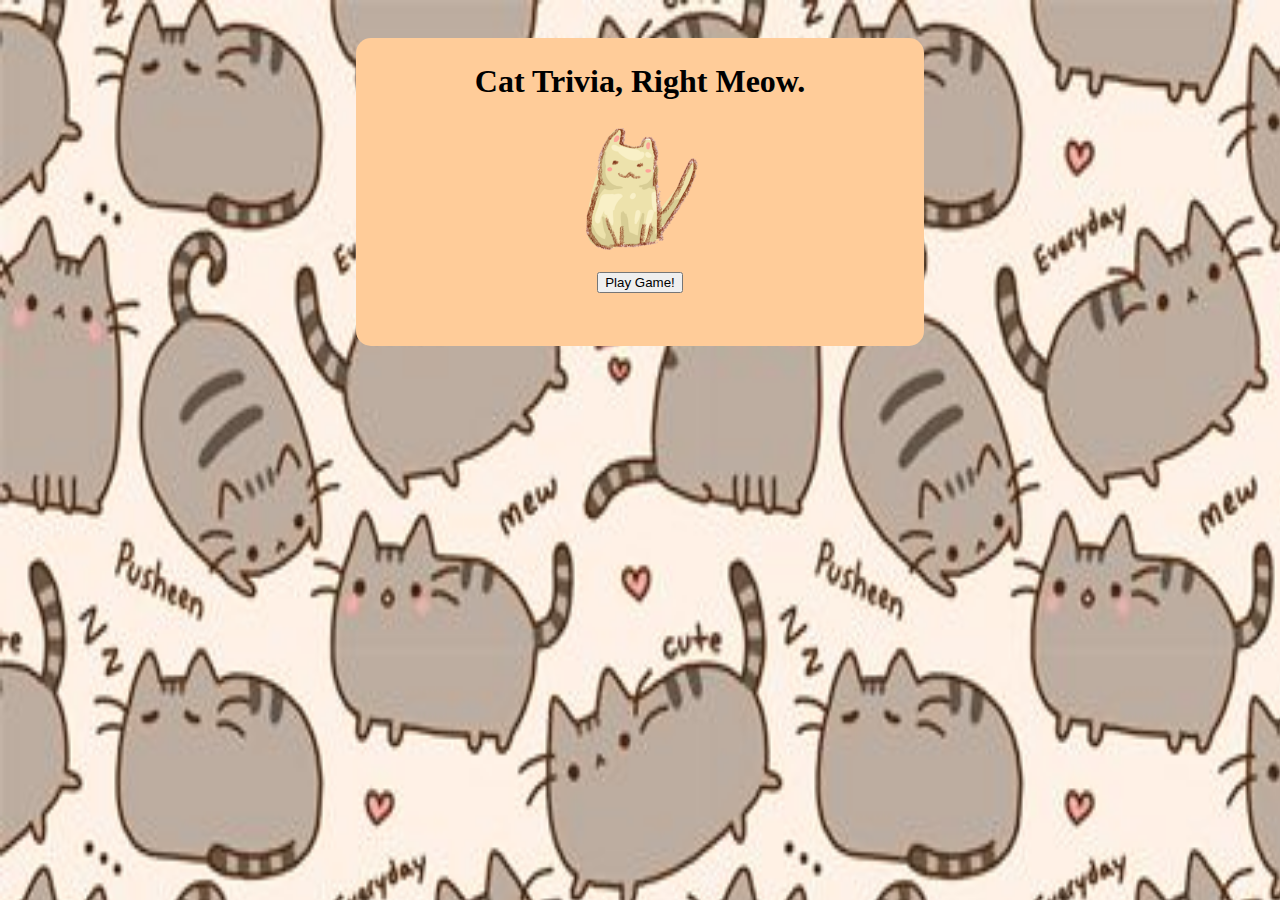
<file: Cats-Trivia/index.html>
<!DOCTYPE html>
<html lang="en">
<head>
	<link rel="stylesheet" href="https://maxcdn.bootstrapcdn.com/bootstrap/3.3.6/css/bootstrap.min.css" integrity="sha384-1q8mTJOASx8j1Au+a5WDVnPi2lkFfwwEAa8hDDdjZlpLegxhjVME1fgjWPGmkzs7" crossorigin="anonymous">
	<link rel="stylesheet" href="assets/CSS/style.css">
	<script src="https://code.jquery.com/jquery-2.2.4.min.js"></script>
	<script src="assets/javascript/game.js" type="text/javascript"></script>
	<title>Trivia</title>
</head>
<body background="assets/images/catBackground.jpg">
	<div class="container">
		<div class="jumbotron">
			<h1>Cat Trivia, Right Meow.</h1>
			<img src="assets/images/catIcon.ico">
			<br>
			<br>
			<button type="button" class="btn btn-default btn-lg start">Play Game!</button>
		</div>
		<div id="main-content">
			<h3 id="counter">Seconds Remaining: </h3>
			<div class="panel panel-default">
			  	<div class="panel-heading">
			    	<h3 class="panel-title">The terms for a group of cats, and a group of kittens, respectively, is: </h3>
			  	</div>
			  	<div class="panel-body">
			    	<form>
			    		<input type="radio" name="q1" value="wrong"> Caggle, Kidden<br>
			    		<input type="radio" name="q1" value="right"> Clowder, Kindle<br>
			    		<input type="radio" name="q1" value="wrong"> Coddle, Kodden<br>
			    		<input type="radio" name="q1" value="wrong"> Cullen, Kilten<br>
			    	</form>
			 	</div>
			</div>
			<br>
			<div class="panel panel-default">
			  	<div class="panel-heading">
			    	<h3 class="panel-title">Cats can be toilet trained. </h3>
			  	</div>
			  	<div class="panel-body">
			    	<form>
			    		<input type="radio" name="q2" value="right"> True<br>
			    		<input type="radio" name="q2" value="wrong"> False<br>
			    	</form>
			 	</div>
			</div>
			<br>
			<div class="panel panel-default">
			  	<div class="panel-heading">
			    	<h3 class="panel-title">Cats have an aversion to: </h3>
			  	</div>
			  	<div class="panel-body">
			    	<form>
			    		<input type="radio" name="q3" value="wrong"> Sweets<br>
			    		<input type="radio" name="q3" value="wrong"> Sours<br>
			    		<input type="radio" name="q3" value="right"> Citrus<br>
			    		<input type="radio" name="q3" value="wrong"> Salty<br>
			    	</form>
			 	</div>
			</div>
			<br>
			<div class="panel panel-default">
			  	<div class="panel-heading">
			    	<h3 class="panel-title">Fingerprints: Humans, ___: Cats. </h3>
			  	</div>
			  	<div class="panel-body">
			    	<form>
			    		<input type="radio" name="q4" value="wrong"> Thumb<br>
			    		<input type="radio" name="q4" value="wrong"> Tail<br>
			    		<input type="radio" name="q4" value="right"> Nose<br>
			    		<input type="radio" name="q4" value="wrong"> Fur<br>
			    	</form>
			 	</div>
			</div>
			<br>
			<div class="panel panel-default">
			  	<div class="panel-heading">
			    	<h3 class="panel-title">A cat cannot see, where? </h3>
			  	</div>
			  	<div class="panel-body">
			    	<form>
			    		<input type="radio" name="q5" value="right"> Directly under their nose<br>
			    		<input type="radio" name="q5" value="wrong"> Peripherals<br>
			    		<input type="radio" name="q5" value="wrong"> Far Left<br>
			    		<input type="radio" name="q5" value="wrong"> Far Right<br>
			    	</form>
			 	</div>
			</div>
			<br>
			<div class="panel panel-default">
			  	<div class="panel-heading">
			    	<h3 class="panel-title">On average, a cat has how many whiskers? </h3>
			  	</div>
			  	<div class="panel-body">
			    	<form>
			    		<input type="radio" name="q6" value="wrong"> 6<br>
			    		<input type="radio" name="q6" value="wrong"> 12<br>
			    		<input type="radio" name="q6" value="right"> 24<br>
			    		<input type="radio" name="q6" value="wrong"> 48<br>
			    	</form>
			 	</div>
			</div>
			<br>
			<div class="panel panel-default">
			  	<div class="panel-heading">
			    	<h3 class="panel-title">On average, a fully grown cat has how many teeth? </h3>
			  	</div>
			  	<div class="panel-body">
			    	<form>
			    		<input type="radio" name="q7" value="wrong"> 12<br>
			    		<input type="radio" name="q7" value="wrong"> 24<br>
			    		<input type="radio" name="q7" value="wrong"> 28<br>
			    		<input type="radio" name="q7" value="right"> 30<br>
			    	</form>
			 	</div>
			</div>
			<br>
			<div class="panel panel-default">
			  	<div class="panel-heading">
			    	<h3 class="panel-title">Cats learn to manipulate their owners through their meows. </h3>
			  	</div>
			  	<div class="panel-body">
			    	<form>
			    		<input type="radio" name="q8" value="right"> True<br>
			    		<input type="radio" name="q8" value="wrong"> False<br>
			    	</form>
			 	</div>
			</div>
			<br>
			<div class="panel panel-default">
			  	<div class="panel-heading">
			    	<h3 class="panel-title">On average, a fully grown cat has how many bones? </h3>
			  	</div>
			  	<div class="panel-body">
			    	<form>
			    		<input type="radio" name="q9" value="wrong"> 108<br>
			    		<input type="radio" name="q9" value="wrong"> 155<br>
			    		<input type="radio" name="q9" value="wrong"> 206<br>
			    		<input type="radio" name="q9" value="right"> 230<br>
			    	</form>
			 	</div>
			</div>
			<br>
			<div class="panel panel-default">
			  	<div class="panel-heading">
			    	<h3 class="panel-title">The term that refers to cat breeders and shelters is: </h3>
			  	</div>
			  	<div class="panel-body">
			    	<form>
			    		<input type="radio" name="q1" value="right"> Catteries<br>
			    		<input type="radio" name="q1" value="wrong"> Kitteries<br>
			    		<input type="radio" name="q1" value="wrong"> Cat Dens<br>
			    		<input type="radio" name="q1" value="wrong"> Cat Holdings<br>
			    	</form>
			 	</div>
			</div>
			<div id="submit">
				<button type="button" class="btn btn-default btn-lg">Submit!</button>
			</div>
		</div>
	</div>
	<br>
	<div id="finish">
		<div class="panel panel-default">
  			<div class="panel-heading">
    			<h3 class="panel-title">Purrfect. Score Time.</h3>
  			</div>
  			<div class="panel-body">
    			<h5 class="done" id="right"></h5>
    			<h5 class="done" id="wrong"></h5>
  			</div>
		</div>
	</div>
</body>
</html>
</file>
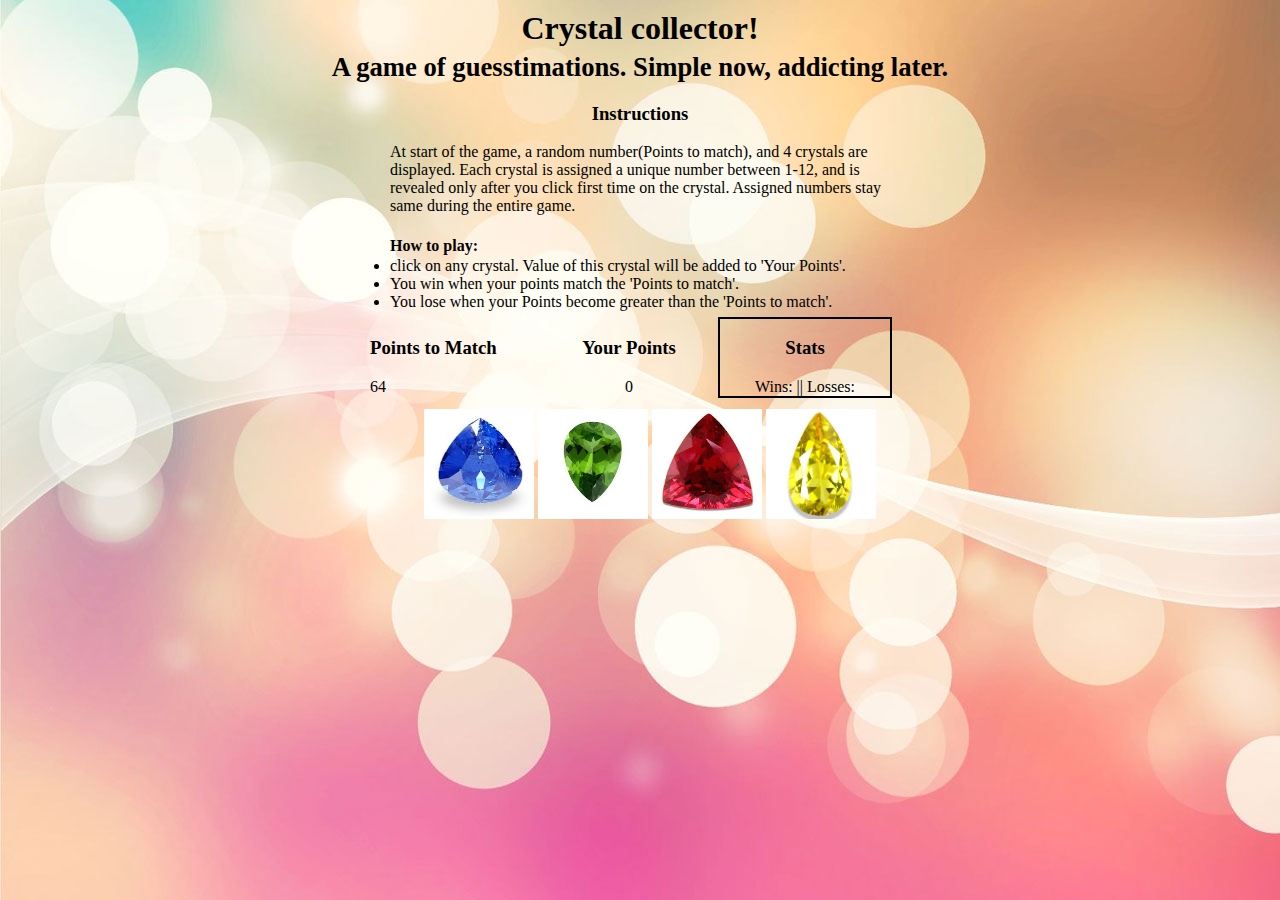
<file: Crystal-Collector/index.html>
<!DOCTYPE html>
<html lang="en">
<head>
	<link rel="stylesheet" href="https://maxcdn.bootstrapcdn.com/bootstrap/3.3.6/css/bootstrap.min.css" integrity="sha384-1q8mTJOASx8j1Au+a5WDVnPi2lkFfwwEAa8hDDdjZlpLegxhjVME1fgjWPGmkzs7" crossorigin="anonymous">
	<link rel="stylesheet" type="text/css" href="assets/CSS/style.css">
	<script src="https://code.jquery.com/jquery-2.2.4.min.js"></script>
	<script src="assets/javascript/game.js" type="text/javascript"></script>
	<title>Crystal Collector</title>
</head>
<body background="assets/images/background.jpg">
	<div class="page-header">
	  <h1>Crystal collector!
	  	<small>
	  	<br>A game of guesstimations. Simple now, addicting later.
	  	</small>
	  </h1>
	</div>
	<!-- <div class="jumbotron">
		<h1>Crystal collector!</h1>
		<p>A game of guesstimations. Simple now, addicting later.</p>
	</div> -->
	
	<div class="panel panel-warning" id="instructions">
	    <div class="panel-heading">
	    	<h3 class="panel-title">Instructions</h3>
	  	</div>
		 <div class="panel-body">            
            <div class="info">                      
                At start of the game, a random number(Points to match), and 4 
                crystals are displayed. 
                Each crystal is assigned a unique number between 1-12, and 
                is revealed only after you click first time on the 
                crystal. Assigned numbers stay same during the entire game. 
                <br>
                <h4 class=h4Txt>How to play:</h4>
                <li> click on any crystal.  Value of this crystal will be 
                added to 'Your Points'.
                <li> You win when your points match the 'Points to match'.
                <li> You lose when your Points become greater than 
                the 'Points to match'. 
                  
           </div>
    	</div>
	<br>
	<div class="container">
		<div class="panel panel-warning" id="given">
		  	<div class="panel-heading">
		    	<h3 class="panel-title">Points to Match</h3>
		  	</div>
		  	<div class="panel-body" id="scoreToMeet">
		  	</div>
		</div>
		<div class="panel panel-warning" id="points">
		  	<div class="panel-heading">
		    	<h3 class="panel-title">Your Points</h3>
		  	</div>
		  	<div class="panel-body" id=scoreNow>
		    	--
		  	</div>
		</div>
		<div class="panel panel-warning" id="stats">
		  	<div class="panel-heading">
		    	<h3 class="panel-title">Stats</h3>
		  	</div>
		  	<div class="panel-body">
		    	<span id="wins">Wins:  </span> || 
		    	<span id="losses">Losses: </span>
		  	</div>
		</div>
	</div>
	
	<div class="btn-group">
		<button type="button" class="btn btn-default btn-lg" id="buttonReset">Play Again?</button>
	</div>

	<div class="panel panel-warning" id="gemRow">
	  	<div class="panel-body1">
		    <div class="row1">
				<img src="assets/images/blue.jpg" class="gems" id="blueGem">
				<img src="assets/images/green.jpg" class="gems" id="greenGem">		
				<img src="assets/images/red.jpg" class="gems" id="redGem">			
				<img src="assets/images/yellow.jpg" class="gems" id="yellowGem">			
			</div>
	  	</div>
	</div>
</body>
</html>
</file>
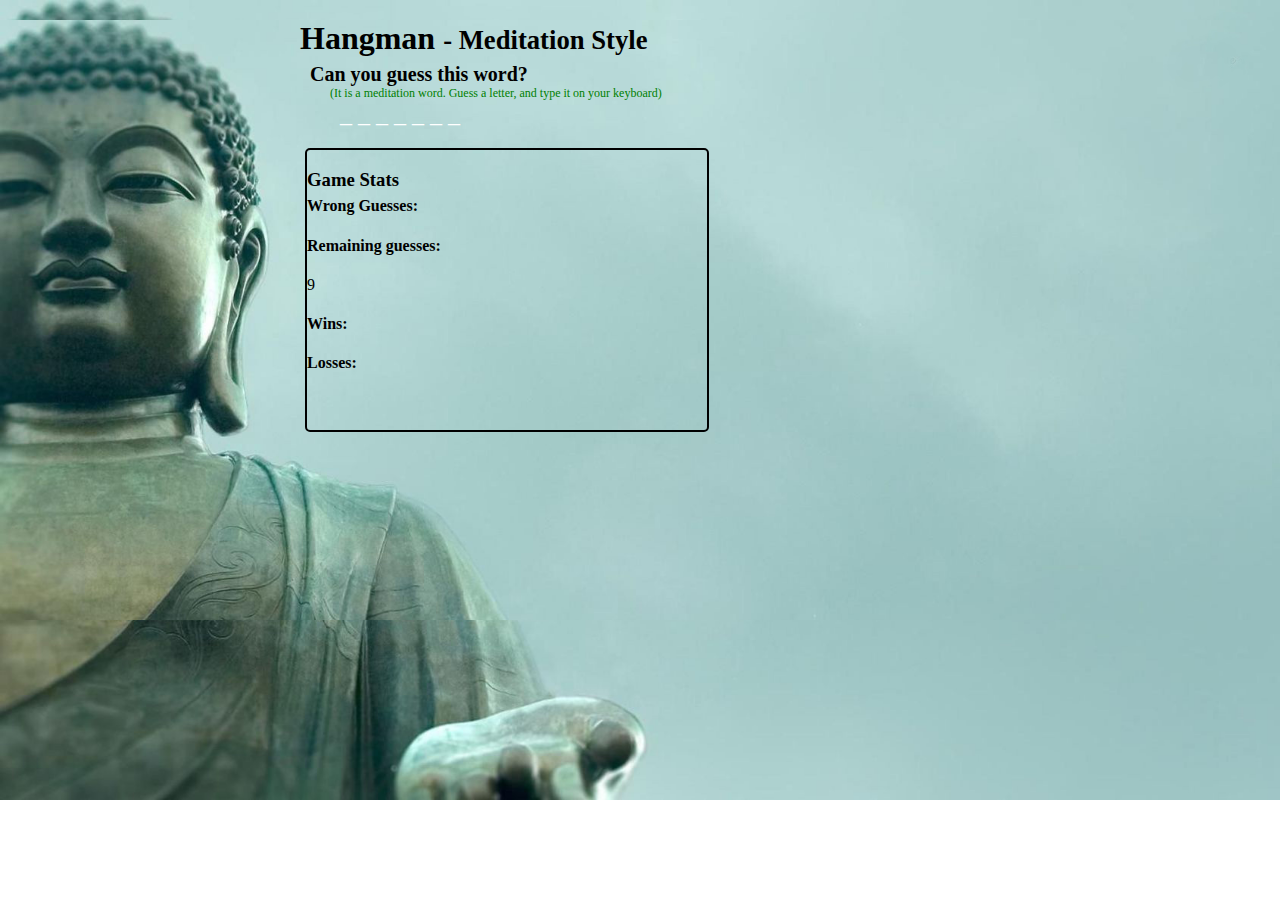
<file: Hangman-Game1/index.html>
<!DOCTYPE html>
<html>
<head>
    <link rel="stylesheet" href="https://maxcdn.bootstrapcdn.com/bootstrap/3.3.6/css/bootstrap.min.css" integrity="sha384-1q8mTJOASx8j1Au+a5WDVnPi2lkFfwwEAa8hDDdjZlpLegxhjVME1fgjWPGmkzs7" crossorigin="anonymous">
    <link rel="stylesheet" type="text/css" href="assets/CSS/style.css">
    <script type="text/javascript" src="assets/javascript/game.js"></script>
    <title>Meditate With Hangman</title>
</head>
   <body  class=backgroundBuddha>
    <div class="container backgroundBuddha"  >
              
        <div class="page-header">
            <h1>Hangman <small>- Meditation Style</small></h1>
        </div>
      
        <div id="word">
            <h2 >
            Can you guess this word?</h2>           
            <div class=infoBudha>(It is a meditation word. Guess a letter, and type it on your keyboard)</div>    
            <div id="gameArea" ></div>
        </div>
        <br>
        <div class="panel panel-success" id="stats">
            <div class="panel-heading">
                <h3 class="panel-title">Game Stats</h3>
            </div>
            <div class="panel-body">
                <div class=wrong-guesses-hdr>
                    <h4><strong>Wrong Guesses: </strong></h4><div id="incorrectGuesses"></div>
                </div>
                
                <div>
                    <h4><strong>Remaining guesses: </strong></h4><span id="lives"></span>
                </div>
                
                <div class=wins-hdr>
                    <h4><strong>Wins: </strong></h4><span id="wins"></span>
                </div>
                <div>
                    <h4><strong>Losses: </strong></h4><span id="losses"></span>
                </div>
            </div>
            
            
            
            <br><br><br><br><br><br><br>
            
            
            
        </div>
        </div>
</body>
</html>
</file>
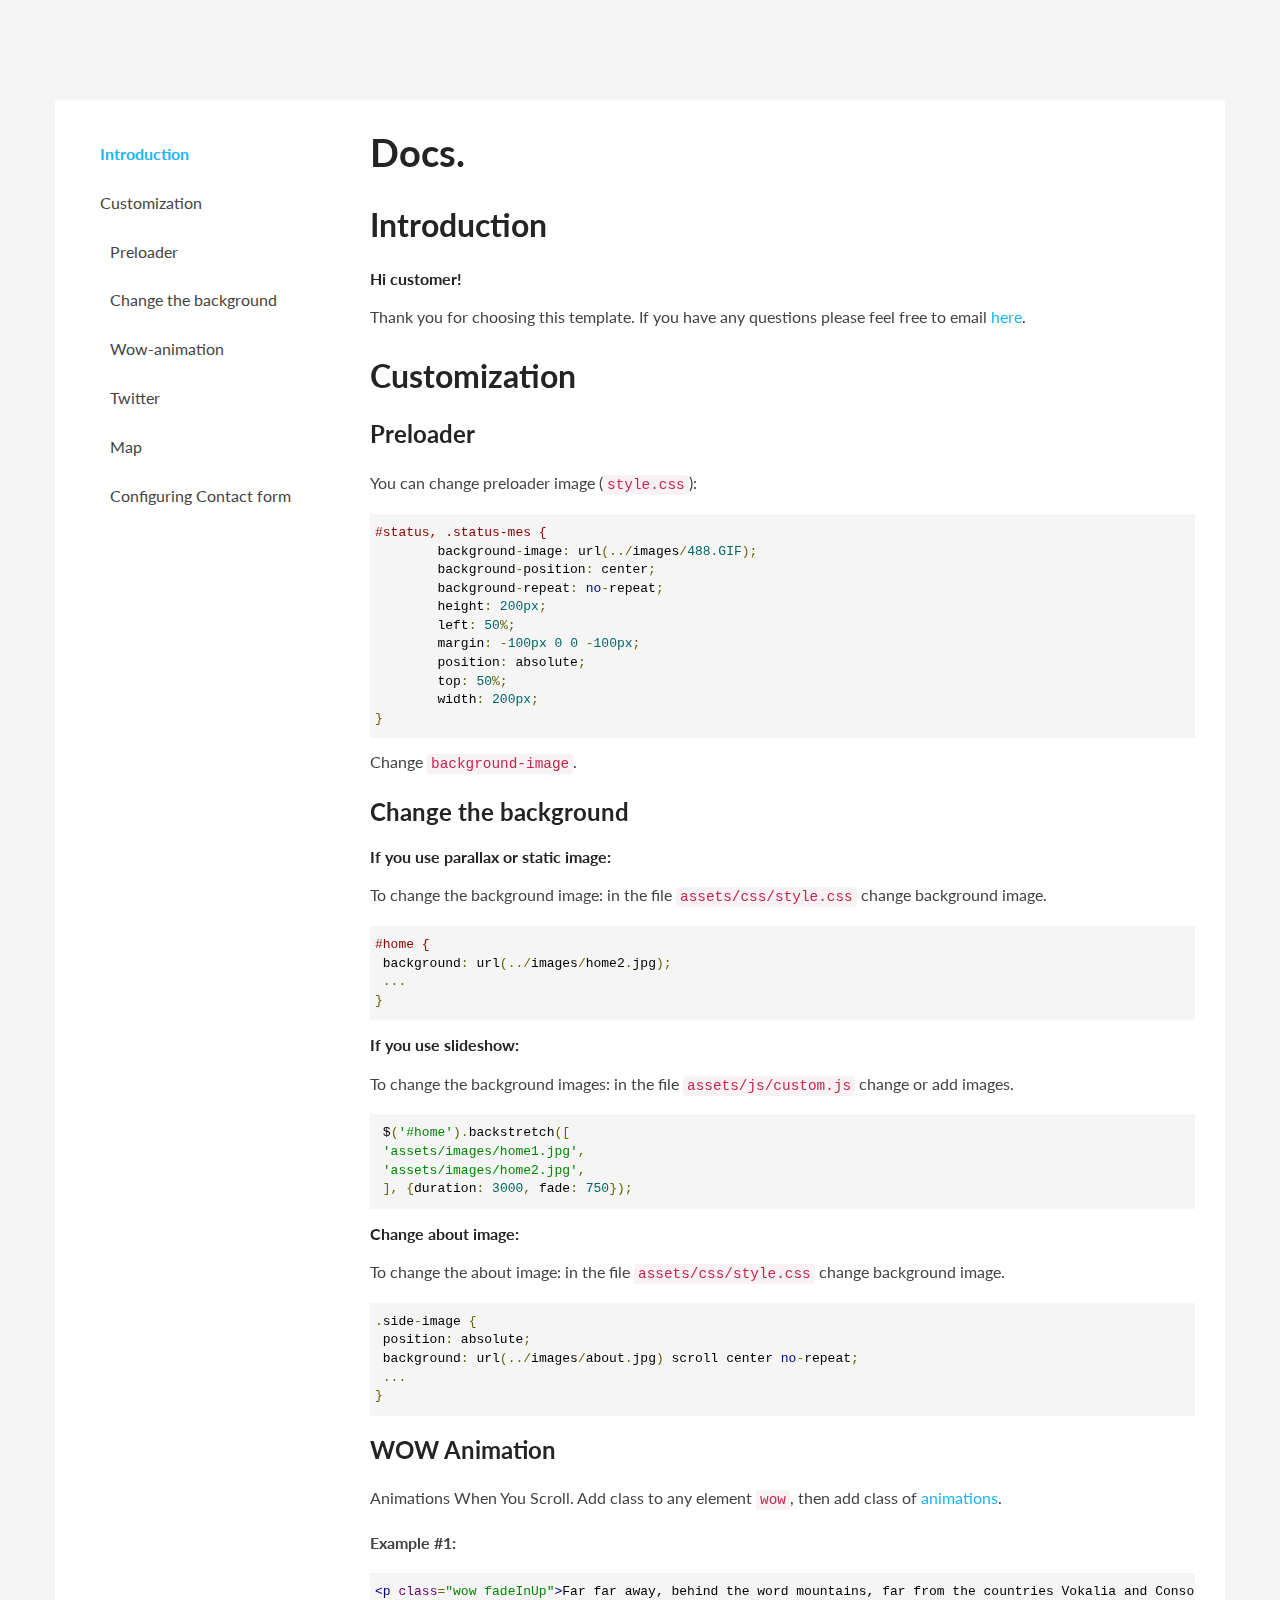
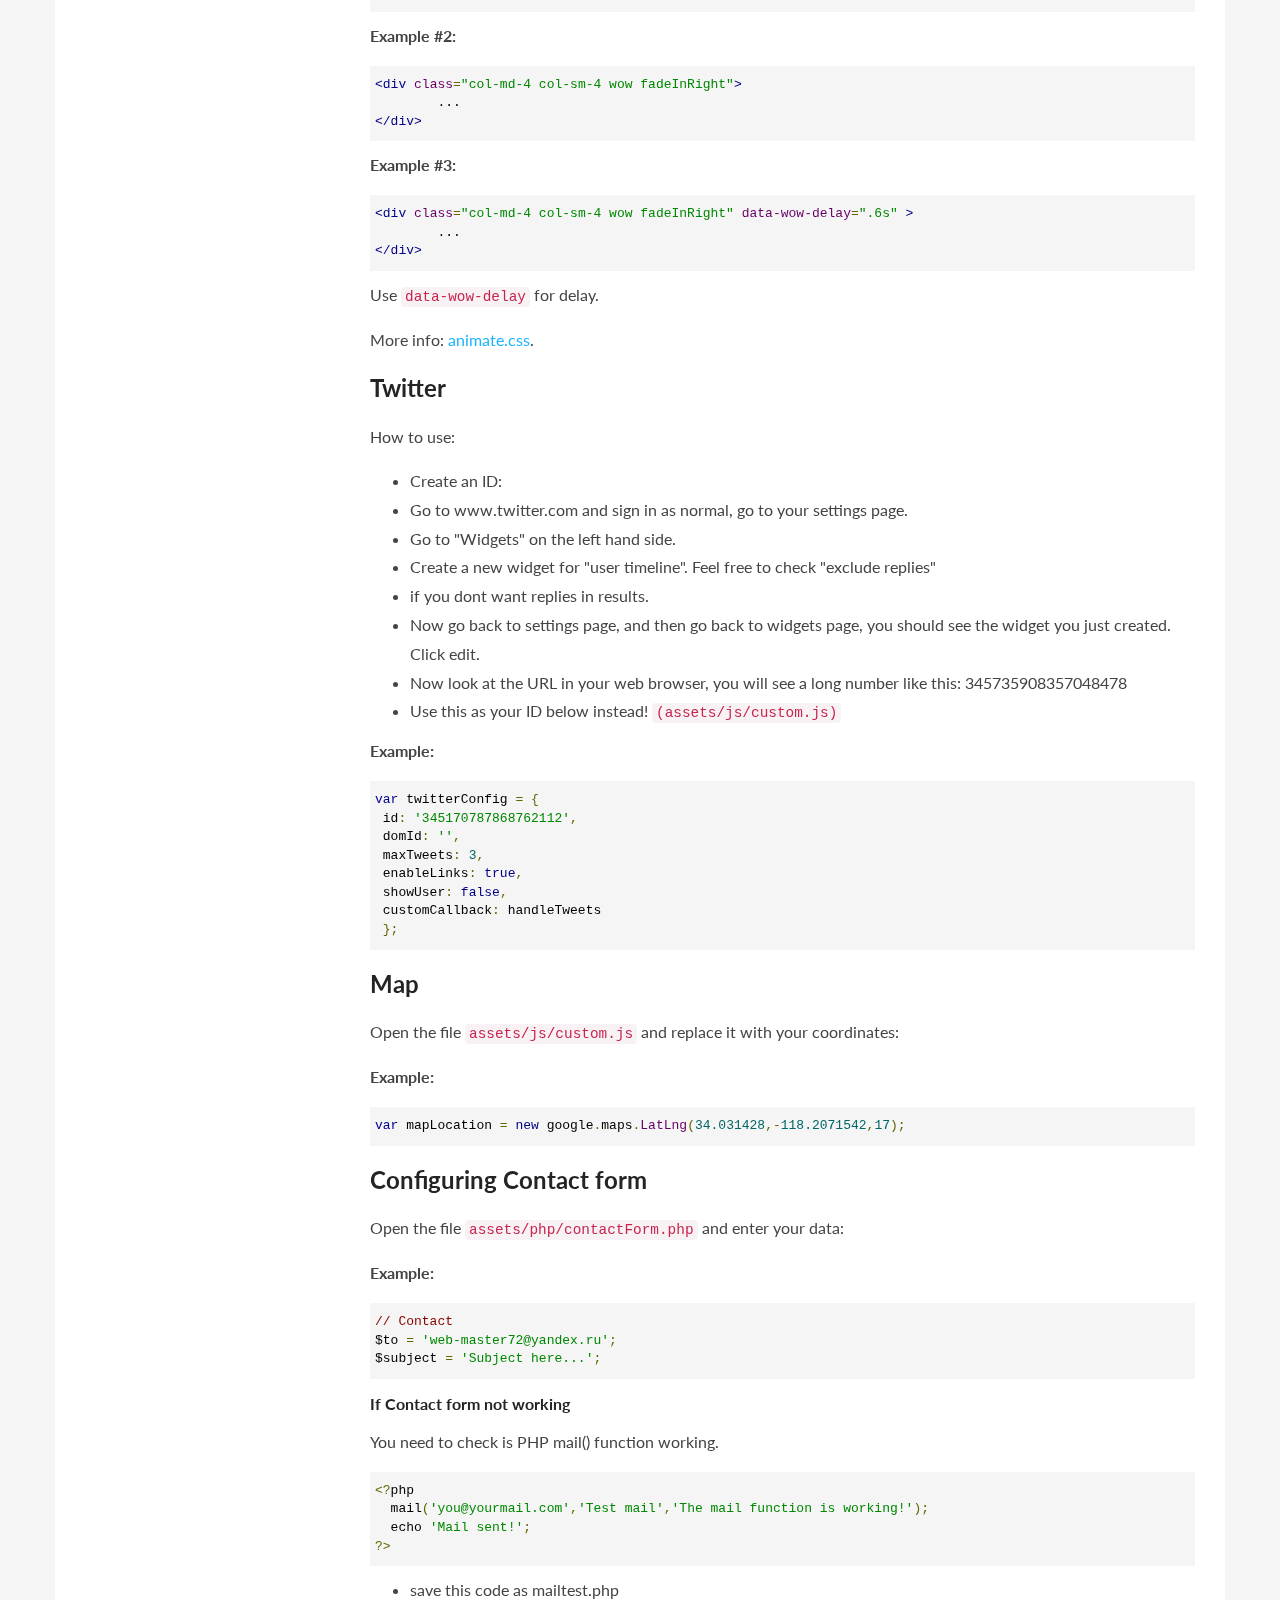
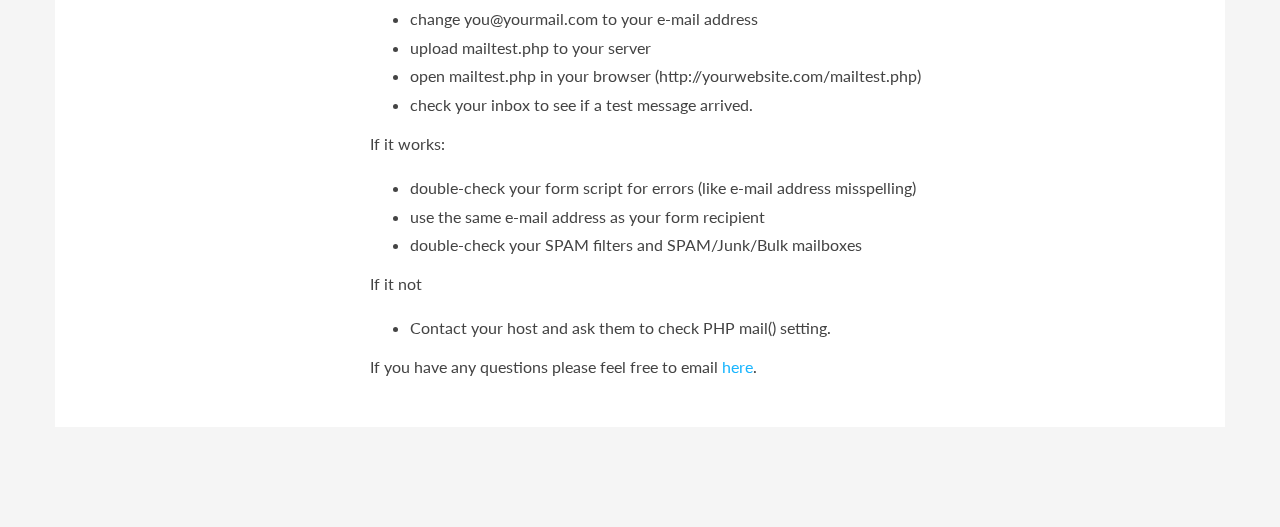
<file: Aurora-v1.1.1/Docs/index.html>
﻿<!DOCTYPE html>
<html lang="en">
<head>
	<meta charset="UTF-8">
	<meta name="viewport" content="width=device-width, initial-scale=1.0">
	<meta name="description" content="">
	<meta name="author" content="">

	<title>Docs</title>

	<!-- CSS -->
	<!-- Bootstrap core CSS -->
	<link href="assets/bootstrap/css/bootstrap.min.css" rel="stylesheet" media="screen">

	<link href="assets/css/prettify.css" rel="stylesheet">

	<!-- Custom styles CSS -->
	<link href="assets/css/style.css" rel="stylesheet" media="screen">

</head>
<body>

	<div class="container main">
		<div class="row">

			<div class="col-md-3">

				<div class="sidebar hidden-print my_affix" role="complementary" data-spy="affix" data-offset-top="10" data-offset-bottom="200">
					<ul class="nav sidenav">
						<li class="active"><a href="#introduction">Introduction</a></li>
						<li class="">
							<a href="#customization">Customization</a>
							<ul class="nav">
								<li class=""><a href="#preloader">Preloader</a></li>
								<li class=""><a href="#change-the-background">Change the background</a></li>
								<li class=""><a href="#wow-animation">Wow-animation</a></li>
								<li class=""><a href="#twitter">Twitter</a></li>
								<li class=""><a href="#map">Map</a></li>
								<li class=""><a href="#contact">Configuring Contact form</a></li>
							</ul>
						</li>
					</ul>
				</div>

			</div>

			<div class="col-md-9">

				<section class="header">
					<h1>Docs.</h1>
				</section>

				<section class="section">

					<h2 id="introduction">Introduction</h2>
					<h4>Hi customer!</h4>
					<p>Thank you for choosing this template. If you have any questions please feel free to email <a href="mailto:web-master72@yandex.ru">here</a>.</p>

					<!-- Customization -->

					<h2 id="customization">Customization</h2>

					<h3 id="preloader">Preloader</h3>

					<p>You can change preloader image (<code>style.css</code>):</p>
<pre class="prettyprint lang-css">
#status, .status-mes {
	background-image: url(../images/488.GIF);
	background-position: center;
	background-repeat: no-repeat;
	height: 200px;
	left: 50%;
	margin: -100px 0 0 -100px;
	position: absolute;
	top: 50%;
	width: 200px;
}
</pre>
					<p>Change <code>background-image</code>.</p>

					<!-- Change the background -->

					<h3 id="change-the-background">Change the background</h3>

					<h4>If you use parallax or static image:</h4>
					<p>To change the background image: in the file <code>assets/css/style.css</code> change background image.</p>


<pre class="prettyprint lang-css">
#home {<br /> background: url(../images/home2.jpg);<br /> ...<br />}
</pre>

					<h4>If you use slideshow:</h4>
					<p>To change the background images: in the file <code>assets/js/custom.js</code> change or add images.</p>

<pre class="prettyprint lang-js">
<code> $('#home').backstretch([</code><br /><code> 'assets/images/home1.jpg',</code><br /><code> 'assets/images/home2.jpg',</code><br /><code> ], {duration: 3000, fade: 750});</code>
</pre>

					<h4>Change about image:</h4>
					<p>To change the about image: in the file <code>assets/css/style.css</code> change background image.</p>
<pre class="prettyprint lang-css">
<code>.side-image {
 position: absolute;
 background: url(../images/about.jpg) scroll center no-repeat; <br /> ... <br/>}</code>
</pre>
					<!-- WOW Animation -->

					<h3 id="wow-animation">WOW Animation</h2>

					<p>Animations When You Scroll. Add class to any element <code>wow</code>, then add class of <a href="http://daneden.github.io/animate.css/">animations</a>.</p>

					<p><b>Example #1: </b></p>

<pre class="prettyprint lang-html">
&lt;p class="wow fadeInUp"&gt;Far far away, behind the word mountains, far from the countries Vokalia and Consonantia, there live the blind texts. Separated they live in Bookmarksgrove.&lt;/p&gt;
</pre>

					<p><b>Example #2: </b></p>

<pre class="prettyprint lang-html">
&lt;div class="col-md-4 col-sm-4 wow fadeInRight"&gt;
	...
&lt;/div&gt;
</pre>
					<p><b>Example #3: </b></p>
<pre class="prettyprint lang-html">
&lt;div class="col-md-4 col-sm-4 wow fadeInRight" data-wow-delay=".6s" &gt;
	...
&lt;/div&gt;
</pre>
				<p>Use <code>data-wow-delay</code> for delay.</p>
				<p>More info: <a href="http://daneden.github.io/animate.css/">animate.css</a>.</p>

				<!-- Twitter portfolio -->
				<h3 id="twitter">Twitter</h3>
				<p>How to use:</p>
				<ul>
					<li>Create an ID:</li>
					<li>Go to www.twitter.com and sign in as normal, go to your settings page.</li>
					<li>Go to "Widgets" on the left hand side.</li>
					<li>Create a new widget for "user timeline". Feel free to check "exclude replies"</li>
					<li>if you dont want replies in results.</li>
					<li>Now go back to settings page, and then go back to widgets page, you should see the widget you just created. Click edit.</li>
					<li>Now look at the URL in your web browser, you will see a long number like this: 345735908357048478</li>
					<li>Use this as your ID below instead! <code>(assets/js/custom.js)</code><br/></li>
				</ul>

				<p><b>Example: </b></p>
<pre class="prettyprint lang-js">
<code>var twitterConfig = {<br /> id: '345170787868762112',<br /> domId: '',<br /> maxTweets: 3,<br /> enableLinks: true,<br /> showUser: false,<br /> customCallback: handleTweets<br /> };</code>
</pre>



<!-- Map -->

<h3 id="map">Map</h3>
<p>Open the file <code>assets/js/custom.js</code> and replace it with your coordinates:</p>
<p><b>Example: </b></p>

<pre class="prettyprint lang-js">
<code>var mapLocation = new google.maps.LatLng(34.031428,-118.2071542,17);</code>
</pre>


				<!-- Configuring Contact form -->

				<h3 id="contact">Configuring Contact form</h3>

				<p>Open the file <code>assets/php/contactForm.php</code> and enter your data:</p>

				<p><b>Example: </b></p>

<pre class="prettyprint lang-basic">
// Contact
$to = 'web-master72@yandex.ru';
$subject = 'Subject here...';
</pre>
				<h4>If Contact form not working</h4>
				<p>You need to check is PHP mail() function working.</p>

<pre class="prettyprint lang-php">
<code>&lt;?php</code>
  <code>mail('you@yourmail.com','Test mail','The mail function is working!');</code>
  <code>echo 'Mail sent!';</code>
<code>?&gt;</code>
</pre>

				<ul>
					<li>save this code as mailtest.php</li>
					<li>change you@yourmail.com to your e-mail address</li>
					<li>upload mailtest.php to your server</li>
					<li>open mailtest.php in your browser (http://yourwebsite.com/mailtest.php)</li>
					<li>check your inbox to see if a test message arrived.</li>
				</ul>

				<p>If it works:</p>

				<ul>
					<li>double-check your form script for errors (like e-mail address misspelling)</li>
					<li>use the same e-mail address as your form recipient</li>
					<li>double-check your SPAM filters and SPAM/Junk/Bulk mailboxes</li>
				</ul>

				<p>If it not</p>

				<ul>
					<li>Contact your host and ask them to check PHP mail() setting.</li>
				</ul>

				<p>If you have any questions please feel free to email <a href="mailto:web-master72@yandex.ru">here</a>.</p>

				</section>

			</div>
		</div>
	</div>

	<!-- Javascript files -->
	<!-- jQuery -->
	<script src="assets/js/jquery-1.11.0.min.js"></script>
	<!-- Bootstrap JS -->
	<script src="assets/bootstrap/js/bootstrap.min.js"></script>
	<!--HL -->
	<script src="assets/js/prettify/prettify.js"></script>
	<!-- Custom scripts -->
	<script src="assets/js/custom.js"></script>

</body>
</html>
</file>
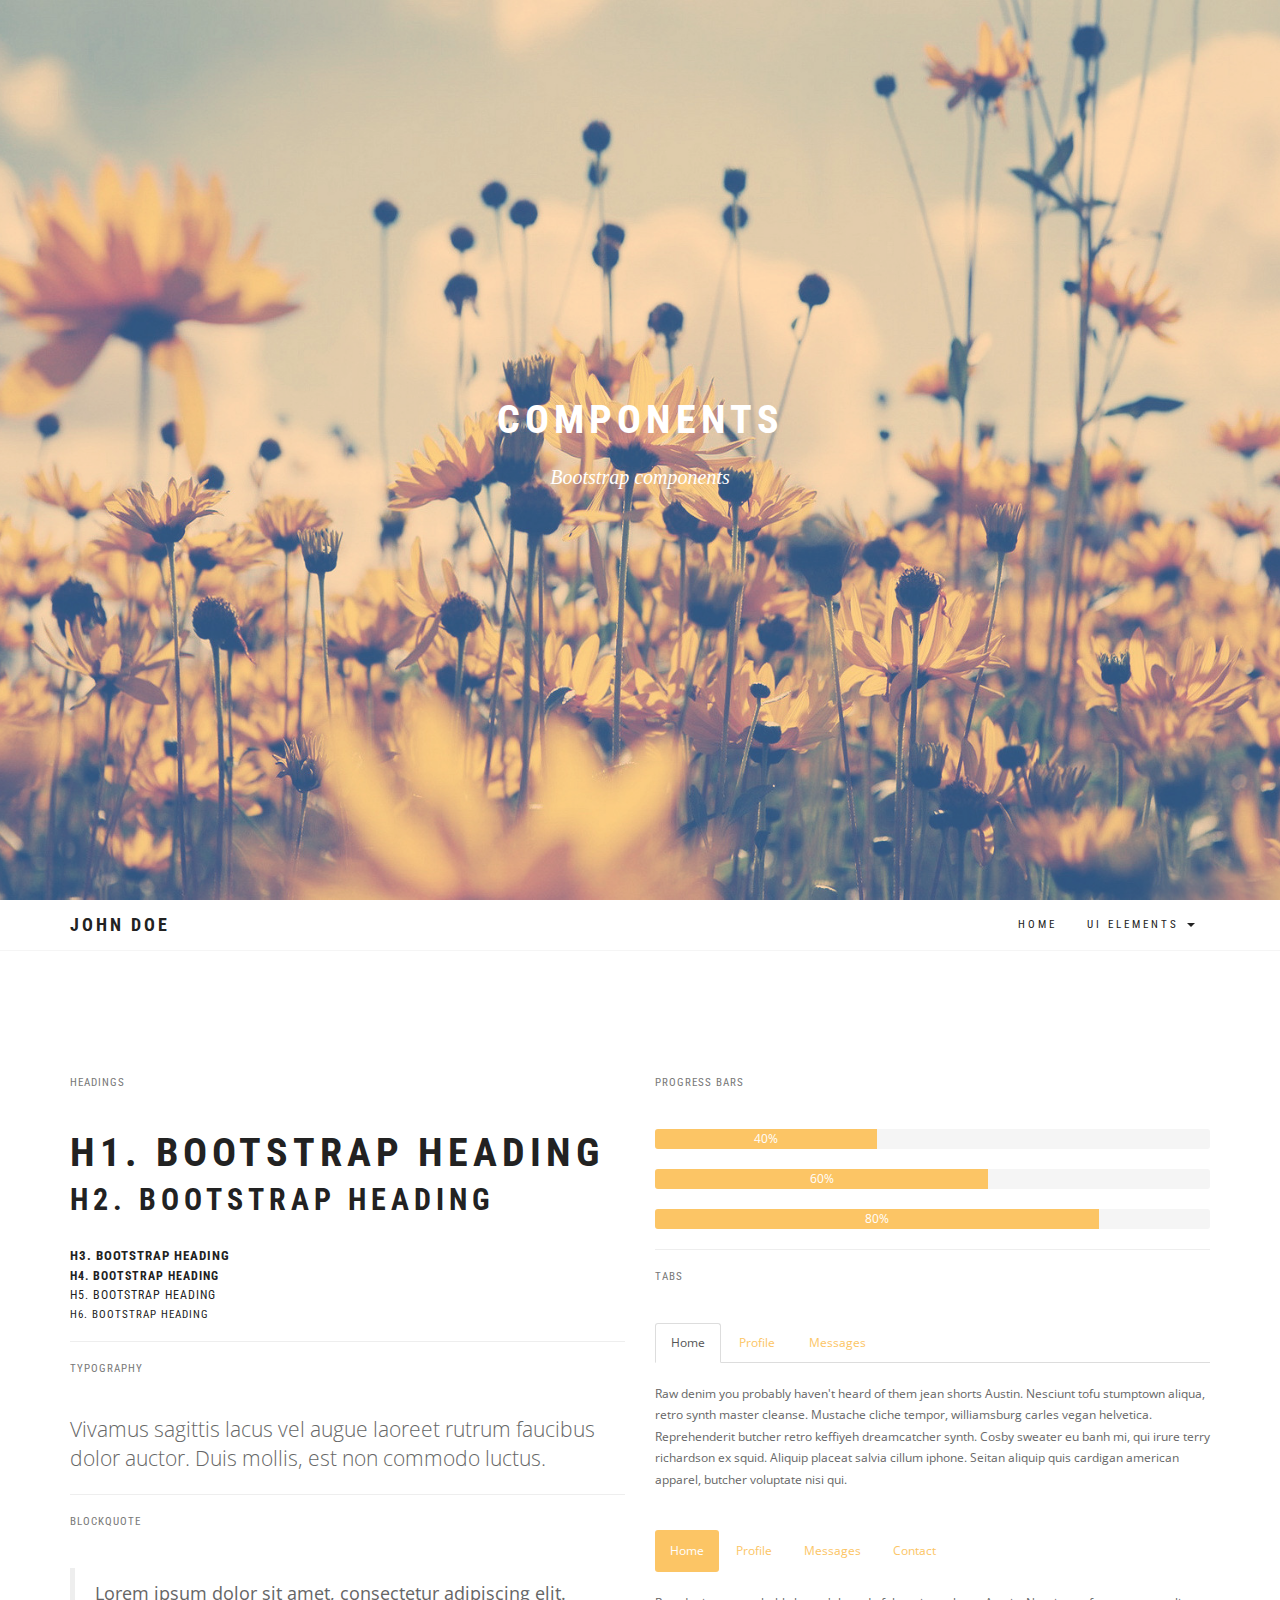
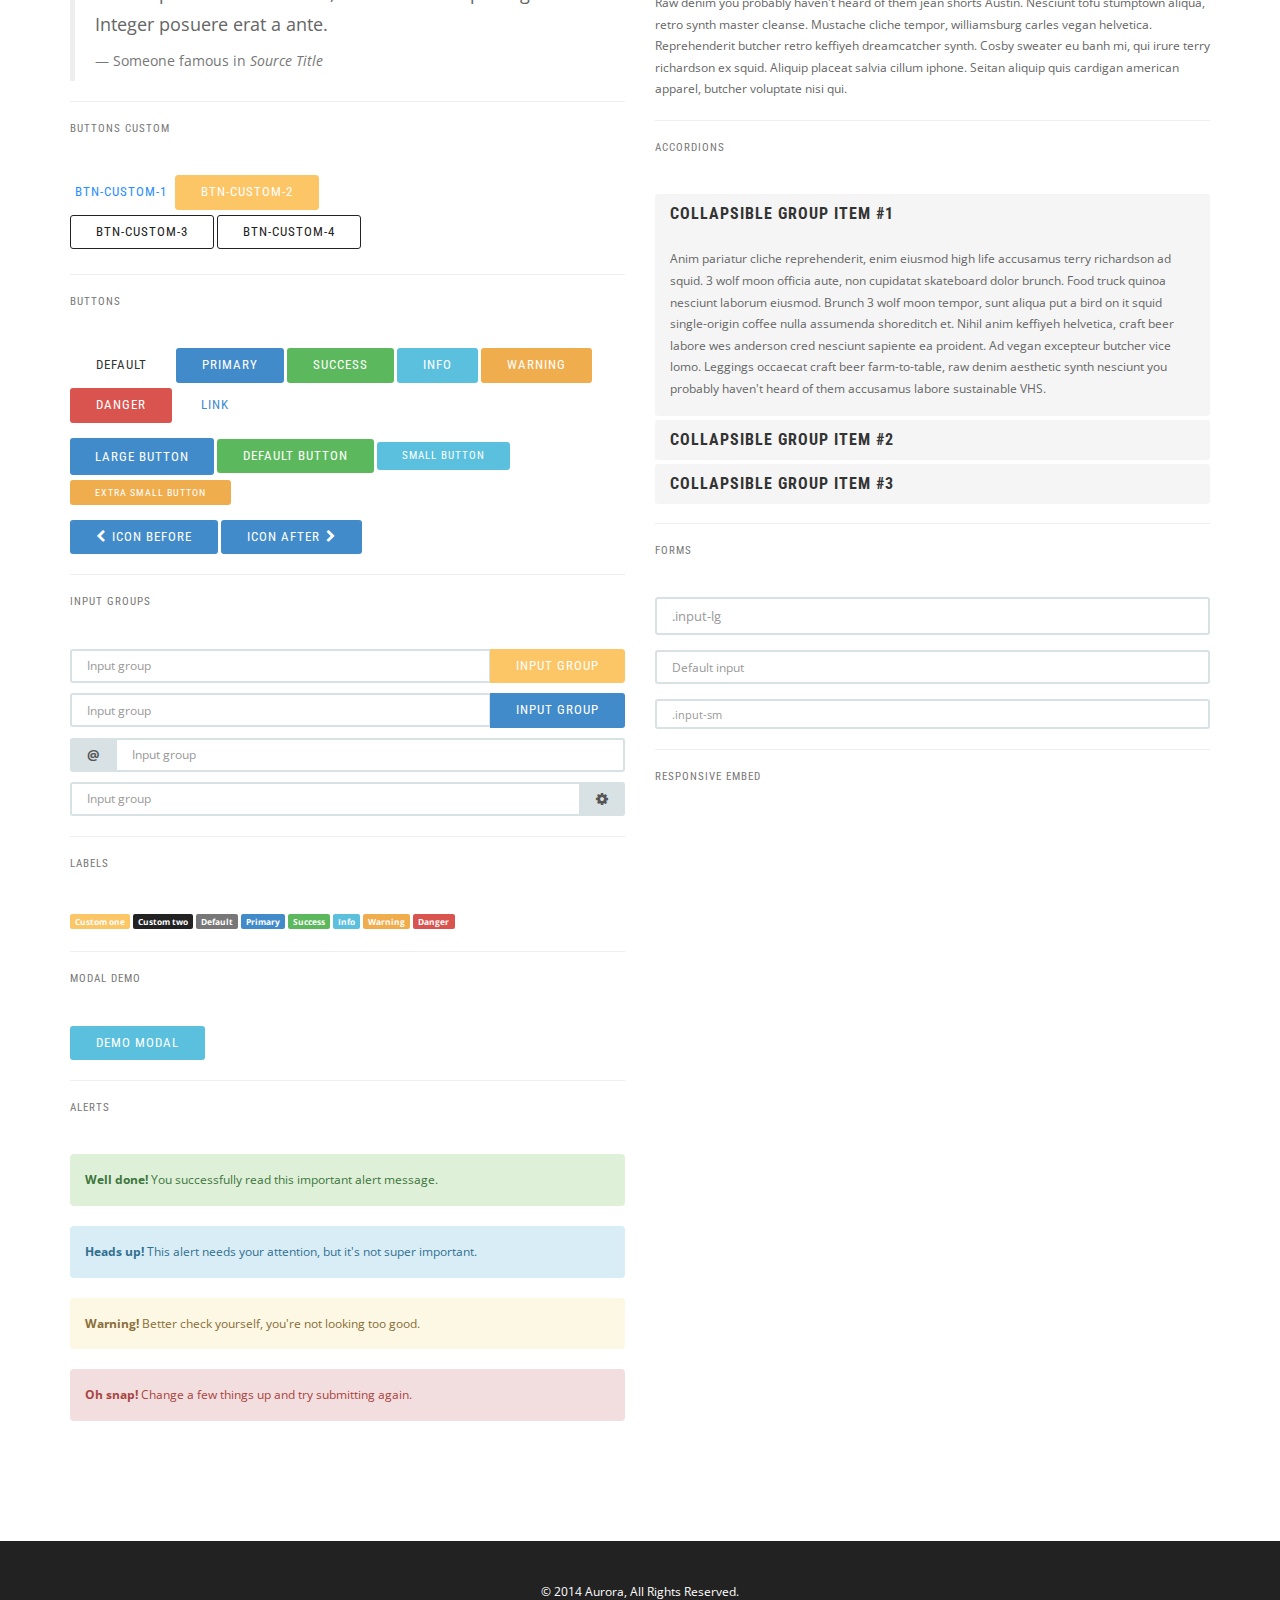
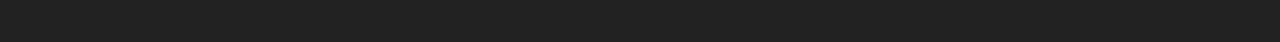
<file: components.html>
﻿<!DOCTYPE html>
<html lang="en">
<head>
	<meta charset="UTF-8">
	<meta name="viewport" content="width=device-width, initial-scale=1.0">
	<meta name="description" content="">
	<meta name="author" content="">

	<title>Aurora</title>

	<!-- CSS -->
	<!-- Bootstrap core CSS -->
	<link href="assets/bootstrap/css/bootstrap.min.css" rel="stylesheet" media="screen">

	<!-- Font Awesome CSS -->
	<link href="assets/css/font-awesome.min.css" rel="stylesheet" media="screen">

	<!-- Elegant icons CSS -->
	<link href="assets/css/simple-line-icons.css" rel="stylesheet" media="screen">

	<!--[if lte IE 7]>
		<script src="assets/js/icons-lte-ie7.js"></script>
	<![endif]-->

	<!-- Magnific-popup lightbox -->
	<link href="assets/css/magnific-popup.css" rel="stylesheet">

	<!-- Owl Carousel -->
	<link href="assets/css/owl.theme.css" rel="stylesheet">
	<link href="assets/css/owl.carousel.css" rel="stylesheet">

	<!-- Animate css -->
	<link href="assets/css/animate.css" rel="stylesheet">

	<!-- Custom styles CSS -->
	<link href="assets/css/style.css" rel="stylesheet" media="screen">
</head>
<body>

	<!-- Preloader -->

	<div id="preloader">
		<div id="status">
			<div class="status-mes"></div>
		</div>
	</div>

	<!-- Home start -->

	<section id="home" class="module-image js-height-full">

		<div class="intro">
			<h1>Components</h1>
			<div class="who-creates">Bootstrap components</div>
		</div>

		<div class="mouse-icon">
			<div class="wheel"></div>
		</div>

	</section>

	<!-- Home end -->

	<!-- Navigation start -->

	<header class="header">

		<nav class="navbar navbar-custom" role="navigation">

			<div class="container">

				<div class="navbar-header">
					<button type="button" class="navbar-toggle" data-toggle="collapse" data-target="#custom-collapse">
						<span class="sr-only">Toggle navigation</span>
						<span class="icon-bar"></span>
						<span class="icon-bar"></span>
						<span class="icon-bar"></span>
					</button>
					<a class="navbar-brand" href="index.html">John Doe</a>
				</div>

				<div class="collapse navbar-collapse" id="custom-collapse">
					<ul class="nav navbar-nav navbar-right">
						<li><a href="index.html">home</a></li>
						<li class="dropdown">
							<a href="#" class="dropdown-toggle" data-toggle="dropdown">
								UI Elements <span class="caret"></span>
							</a>
							<ul class="dropdown-menu" role="menu">
								<li><a href="icons.html">Icons</a></li>
								<li><a href="components.html">Components</a></li>
							</ul>
						</li>
					</ul>
				</div>

			</div>

		</nav>

	</header>

	<!-- Navigation end -->

	<!-- Components start -->

	<section class="module">
		<div class="container">

			<div class="row">

				<div class="col-md-6">

					<!-- Headings -->
					<h6 class="text-muted long-down">Headings</h6>
					<h1>h1. Bootstrap heading</h1>
					<h2>h2. Bootstrap heading</h2>
					<h3>h3. Bootstrap heading</h3>
					<h4>h4. Bootstrap heading</h4>
					<h5>h5. Bootstrap heading</h5>
					<h6>h6. Bootstrap heading</h6>

					<hr>
					<!-- Typography -->
					<h6 class="text-muted long-down">Typography</h6>

					<p class="lead">Vivamus sagittis lacus vel augue laoreet rutrum faucibus dolor auctor. Duis mollis, est non commodo luctus.</p>

					<hr>
					<!-- Blockquote -->
					<h6 class="text-muted long-down">Blockquote</h6>

					<blockquote>
						<p>Lorem ipsum dolor sit amet, consectetur adipiscing elit. Integer posuere erat a ante.</p>
						<footer>Someone famous in <cite title="Source Title">Source Title</cite></footer>
					</blockquote>

					<hr>
					<!-- Buttons -->
					<h6 class="text-muted long-down">Buttons custom</h6>

					<p class="btn-list">
						<button type="button" class="btn btn-custom-1">btn-custom-1</button>
						<button type="button" class="btn btn-custom-2">btn-custom-2</button><br/>
						<button type="button" class="btn btn-custom-3">btn-custom-3</button>
						<button type="button" class="btn btn-custom-4">btn-custom-4</button>
					</p>

					<hr>
					<h6 class="text-muted long-down">Buttons</h6>

					<p class="btn-list">
						<button type="button" class="btn btn-default">Default</button>
						<button type="button" class="btn btn-primary">Primary</button>
						<button type="button" class="btn btn-success">Success</button>
						<button type="button" class="btn btn-info">Info</button>
						<button type="button" class="btn btn-warning">Warning</button>
						<button type="button" class="btn btn-danger">Danger</button>
						<button type="button" class="btn btn-link">Link</button>
					</p>

					<p class="btn-list">
						<button type="button" class="btn btn-primary btn-lg">Large button</button>
						<button type="button" class="btn btn-success">Default button</button>
						<button type="button" class="btn btn-info btn-sm">Small button</button>
						<button type="button" class="btn btn-warning btn-xs">Extra small button</button>
					</p>

					<p>
						<button type="button" class="btn btn-primary">
							<i class="icon-before fa fa-chevron-left"></i>Icon before
						</button>

						<button type="button" class="btn btn-primary">
							Icon after<i class="icon-after fa fa-chevron-right"></i>
						</button>
					</p>

					<hr>
					<h6 class="text-muted long-down">Input groups</h6>

					<p>
						<div class="input-group">
							<input type="text" class="form-control" placeholder="Input group">
							<span class="input-group-btn">
								<button type="submit" class="btn btn-custom-2">Input group</button>
							</span>
						</div>
					</p>
					<p>
						<div class="input-group">
							<input type="text" class="form-control" placeholder="Input group">
							<span class="input-group-btn">
								<button type="submit" class="btn btn-primary">Input group</button>
							</span>
						</div>
					</p>
					<p>
						<div class="input-group">
							<span class="input-group-addon">@</span>
							<input type="text" class="form-control" placeholder="Input group">
						</div>
					</p>
					<p>
						<div class="input-group">
							<input type="text" class="form-control" placeholder="Input group">
							<span class="input-group-addon"><i class="fa fa-cog"></i></span>
						</div>
					</p>


					<hr>
					<!-- Labels -->
					<h6 class="text-muted long-down">Labels</h6>

					<p>
						<span class="label label-custom-1">Custom one</span>
						<span class="label label-custom-2">Custom two</span>
						<span class="label label-default">Default</span>
						<span class="label label-primary">Primary</span>
						<span class="label label-success">Success</span>
						<span class="label label-info">Info</span>
						<span class="label label-warning">Warning</span>
						<span class="label label-danger">Danger</span>
					</p>

					<hr>
					<!-- Modal Demo -->
					<h6 class="text-muted long-down">Modal Demo</h6>

					<p>
						<!-- Button trigger modal -->
						<button class="btn btn-info " data-toggle="modal" data-target="#myModal">Demo modal</button>
					</p>

					<!-- Modal -->
					<div class="modal fade" id="myModal" tabindex="-1" role="dialog" aria-labelledby="myModalLabel" aria-hidden="true">
						<div class="modal-dialog">
							<div class="modal-content">
								<div class="modal-header">
									<button type="button" class="close" data-dismiss="modal" aria-hidden="true">×</button>
									<h4 class="modal-title" id="myModalLabel">Modal title</h4>
								</div>
								<div class="modal-body">
									...
								</div>
								<div class="modal-footer">
									<button type="button" class="btn btn-default" data-dismiss="modal">Close</button>
									<button type="button" class="btn btn-primary">Save changes</button>
								</div>
							</div>
						</div>
					</div>

					<hr>
					<!-- Alerts -->
					<h6 class="text-muted long-down">Alerts</h6>

					<div class="alert alert-success">
						<strong>Well done!</strong> You successfully read this important alert message.
					</div>

					<div class="alert alert-info">
						<strong>Heads up!</strong> This alert needs your attention, but it's not super important.
					</div>

					<div class="alert alert-warning">
						<strong>Warning!</strong> Better check yourself, you're not looking too good.
					</div>

					<div class="alert alert-danger long">
						<strong>Oh snap!</strong> Change a few things up and try submitting again.
					</div>

				</div><!-- .col-md -->

				<div class="col-lg-6">

					<!-- Progress Bars -->
					<h6 class="text-muted long-down">Progress Bars</h6>

					<div class="progress">
						<div class="progress-bar" role="progressbar" aria-valuenow="40" aria-valuemin="0" aria-valuemax="100" style="width: 40%">
							40%
						</div>
					</div>

					<div class="progress">
						<div class="progress-bar" role="progressbar" aria-valuenow="60" aria-valuemin="0" aria-valuemax="100" style="width: 60%;">
							60%
						</div>
					</div>

					<div class="progress">
						<div class="progress-bar" role="progressbar" aria-valuenow="80" aria-valuemin="0" aria-valuemax="100" style="width: 80%;">
							80%
						</div>
					</div>

					<hr>
					<!-- Tabs -->
					<h6 class="text-muted long-down">Tabs</h6>

					<!-- Nav tabs -->
					<ul class="nav nav-tabs">
						<li class="active"><a href="#tab1" data-toggle="tab">Home</a></li>
						<li><a href="#tab1" data-toggle="tab">Profile</a></li>
						<li><a href="#tab2" data-toggle="tab">Messages</a></li>
					</ul>

					<!-- Tab panes -->
					<div class="tab-content long-down">

						<div class="tab-pane active" id="tab1">Raw denim you probably haven't heard of them jean shorts Austin. Nesciunt tofu stumptown aliqua, retro synth master cleanse. Mustache cliche tempor, williamsburg carles vegan helvetica. Reprehenderit butcher retro keffiyeh dreamcatcher synth. Cosby sweater eu banh mi, qui irure terry richardson ex squid. Aliquip placeat salvia cillum iphone. Seitan aliquip quis cardigan american apparel, butcher voluptate nisi qui.</div>

						<div class="tab-pane" id="tab2">Mustache cliche tempor, williamsburg carles vegan helvetica. Reprehenderit butcher retro keffiyeh dreamcatcher synth. Cosby sweater eu banh mi, qui irure terry richardson ex squid. Aliquip placeat salvia cillum iphone. Seitan aliquip quis cardigan american apparel, butcher voluptate nisi qui.</div>

						<div class="tab-pane" id="tab3">Raw denim you probably haven't heard of them jean shorts Austin. Nesciunt tofu stumptown aliqua, retro synth master cleanse. Mustache cliche tempor, williamsburg carles vegan helvetica. Reprehenderit butcher retro keffiyeh dreamcatcher synth.</div>
					</div>

					<!-- Nav tabs -->
					<ul class="nav nav-pills">
						<li class="active"><a href="#tab1" data-toggle="tab">Home</a></li>
						<li><a href="#tab11" data-toggle="tab">Profile</a></li>
						<li><a href="#tab22" data-toggle="tab">Messages</a></li>
						<li><a href="#tab33" data-toggle="tab">Contact</a></li>
					</ul>

					<!-- Tab panes -->
					<div class="tab-content long">

						<div class="tab-pane active" id="tab11">Raw denim you probably haven't heard of them jean shorts Austin. Nesciunt tofu stumptown aliqua, retro synth master cleanse. Mustache cliche tempor, williamsburg carles vegan helvetica. Reprehenderit butcher retro keffiyeh dreamcatcher synth. Cosby sweater eu banh mi, qui irure terry richardson ex squid. Aliquip placeat salvia cillum iphone. Seitan aliquip quis cardigan american apparel, butcher voluptate nisi qui.</div>

						<div class="tab-pane" id="tab22">Mustache cliche tempor, williamsburg carles vegan helvetica. Reprehenderit butcher retro keffiyeh dreamcatcher synth. Cosby sweater eu banh mi, qui irure terry richardson ex squid. Aliquip placeat salvia cillum iphone. Seitan aliquip quis cardigan american apparel, butcher voluptate nisi qui.</div>

						<div class="tab-pane" id="tab33">Raw denim you probably haven't heard of them jean shorts Austin. Nesciunt tofu stumptown aliqua, retro synth master cleanse. Mustache cliche tempor, williamsburg carles vegan helvetica. Reprehenderit butcher retro keffiyeh dreamcatcher synth.</div>
					</div>

					<hr>
					<!-- Accordions -->
					<h6 class="text-muted long-down">Accordions</h6>

					<div class="panel-group long" id="accordion">
						<div class="panel panel-default">

							<div class="panel-heading">
								<h4 class="panel-title">
									<a data-toggle="collapse" data-parent="#accordion" href="#collapseOne">
										Collapsible Group Item #1
									</a>
								</h4>
							</div>

							<div id="collapseOne" class="panel-collapse collapse in">
								<div class="panel-body">
									Anim pariatur cliche reprehenderit, enim eiusmod high life accusamus terry richardson ad squid. 3 wolf moon officia aute, non cupidatat skateboard dolor brunch. Food truck quinoa nesciunt laborum eiusmod. Brunch 3 wolf moon tempor, sunt aliqua put a bird on it squid single-origin coffee nulla assumenda shoreditch et. Nihil anim keffiyeh helvetica, craft beer labore wes anderson cred nesciunt sapiente ea proident. Ad vegan excepteur butcher vice lomo. Leggings occaecat craft beer farm-to-table, raw denim aesthetic synth nesciunt you probably haven't heard of them accusamus labore sustainable VHS.
								</div>
							</div>
						</div>

						<div class="panel panel-default">

							<div class="panel-heading">
								<h4 class="panel-title">
									<a data-toggle="collapse" data-parent="#accordion" href="#collapseTwo">
										Collapsible Group Item #2
									</a>
								</h4>
							</div>

							<div id="collapseTwo" class="panel-collapse collapse">
								<div class="panel-body">
									Anim pariatur cliche reprehenderit, enim eiusmod high life accusamus terry richardson ad squid. 3 wolf moon officia aute, non cupidatat skateboard dolor brunch. Food truck quinoa nesciunt laborum eiusmod. Brunch 3 wolf moon tempor, sunt aliqua put a bird on it squid single-origin coffee nulla assumenda shoreditch et. Nihil anim keffiyeh helvetica, craft beer labore wes anderson cred nesciunt sapiente ea proident. Ad vegan excepteur butcher vice lomo. Leggings occaecat craft beer farm-to-table, raw denim aesthetic synth nesciunt you probably haven't heard of them accusamus labore sustainable VHS.
								</div>
							</div>
						</div>

						<div class="panel panel-default">

							<div class="panel-heading">
								<h4 class="panel-title">
									<a data-toggle="collapse" data-parent="#accordion" href="#collapseThree">
										Collapsible Group Item #3
									</a>
								</h4>
							</div>

							<div id="collapseThree" class="panel-collapse collapse">
								<div class="panel-body">
									Anim pariatur cliche reprehenderit, enim eiusmod high life accusamus terry richardson ad squid. 3 wolf moon officia aute, non cupidatat skateboard dolor brunch. Food truck quinoa nesciunt laborum eiusmod. Brunch 3 wolf moon tempor, sunt aliqua put a bird on it squid single-origin coffee nulla assumenda shoreditch et. Nihil anim keffiyeh helvetica, craft beer labore wes anderson cred nesciunt sapiente ea proident. Ad vegan excepteur butcher vice lomo. Leggings occaecat craft beer farm-to-table, raw denim aesthetic synth nesciunt you probably haven't heard of them accusamus labore sustainable VHS.
								</div>
							</div>
						</div>
					</div>

					<hr>
					<!-- Forms -->
					<h6 class="text-muted long-down">Forms</h6>

					<div class="form-group">
						<input class="form-control input-lg" type="text" placeholder=".input-lg">
					</div>

					<div class="form-group">
						<input class="form-control" type="text" placeholder="Default input">
					</div>

					<div class="form-group">
						<input class="form-control input-sm" type="text" placeholder=".input-sm">
					</div>

					<hr>
					<!-- Responsive embed -->
					<h6 class="text-muted long-down">Responsive embed</h6>


					<iframe width="420" height="250" src="//www.youtube.com/embed/zpOULjyy-n8?rel=0" frameborder="0" allowfullscreen></iframe>


				</div><!-- .col-md -->

			</div><!-- .row -->
		</div><!-- .container -->
	</section>

	<!-- Components end -->

	<!-- Footer start -->

	<footer id="footer">
		<div class="container">
			<div class="row">

				<div class="col-sm-12">

					<p class="copyright">
						© 2014 Aurora, All Rights Reserved.
					</p>

				</div>

			</div><!-- .row -->
		</div><!-- .container -->
	</footer>

	<!-- Footer end -->

	<!-- Scroll-up -->

	<div class="scroll-up">
		<a href="#home"><i class="fa fa-angle-double-up"></i></a>
	</div>

	<!-- Javascript files -->

	<script src="assets/js/jquery-1.11.1.min.js"></script>
	<script src="assets/bootstrap/js/bootstrap.min.js"></script>
	<script src="assets/js/jquery.magnific-popup.min.js"></script>
	<script src="assets/js/jquery.parallax-1.1.3.js"></script>
	<script src="assets/js/imagesloaded.pkgd.js"></script>
	<script src="assets/js/jquery.shuffle.min.js"></script>
	<script src="assets/js/twitterFetcher_min.js"></script>
	<script src="assets/js/owl.carousel.min.js"></script>
	<script src="assets/js/jquery.fitvids.js"></script>
	<script src="assets/js/jquery.sticky.js"></script>
	<script src="assets/js/smoothscroll.js"></script>
	<script src="assets/js/wow.min.js"></script>
	<!-- Google Maps -->
	<script src="https://maps.google.com/maps/api/js?sensor=true"></script>
	<script src="assets/js/gmaps.js"></script>
	<!-- Custom scripts -->
	<script src="assets/js/custom.js"></script>
	<script src="assets/js/custom-shuffle-init.js"></script>

</body>
</html>
</file>
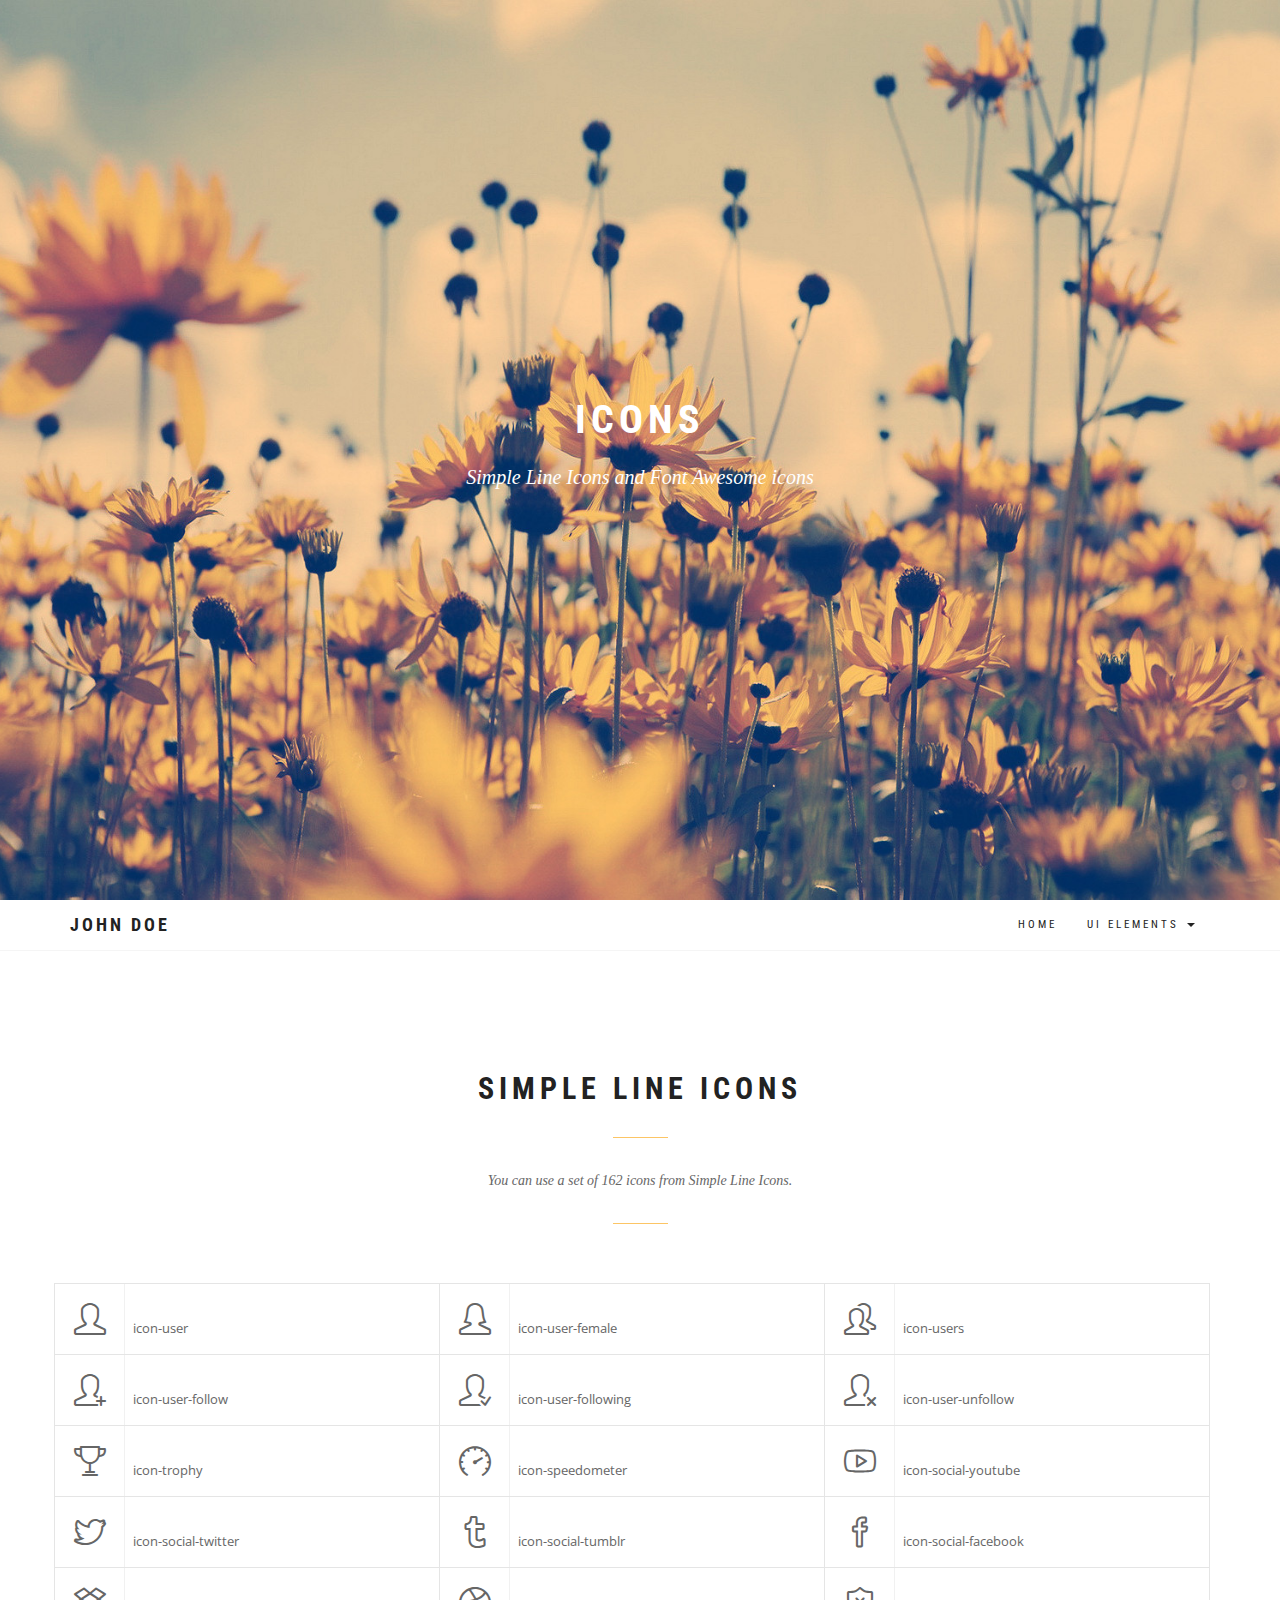
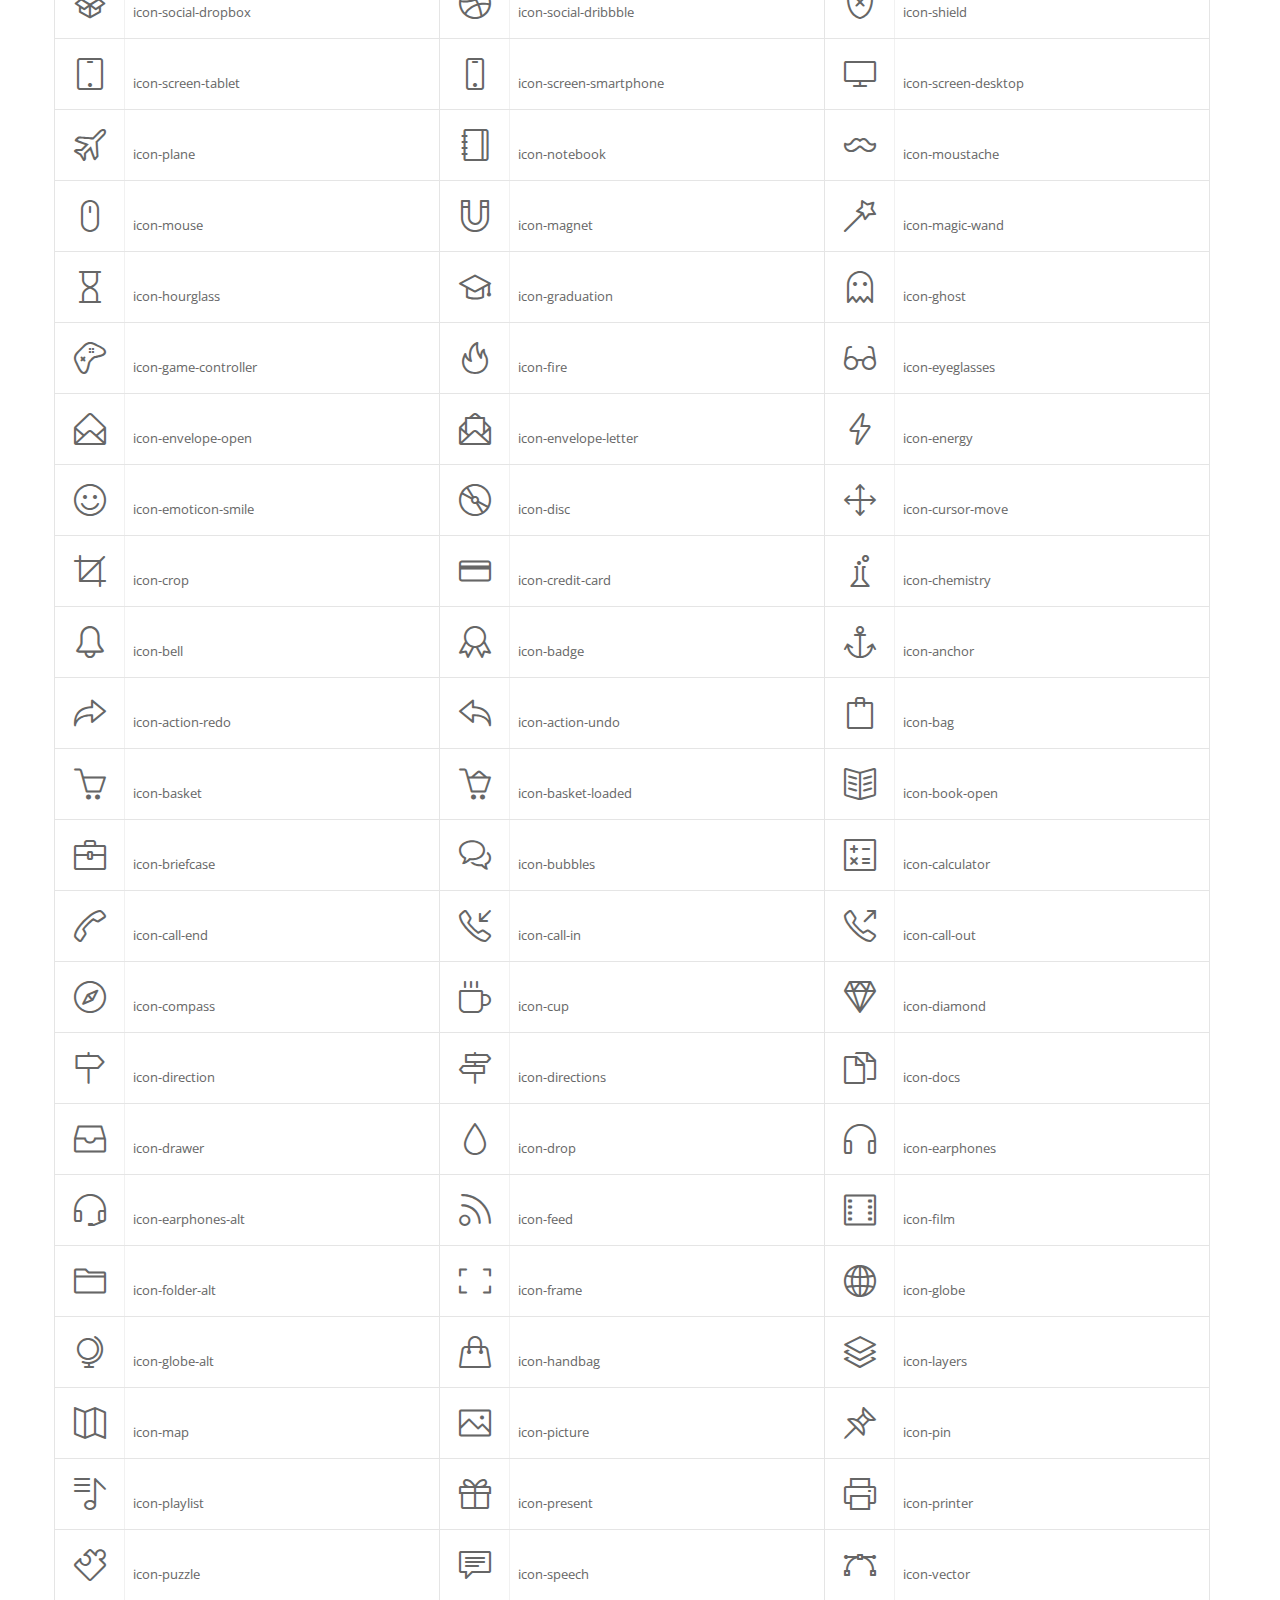
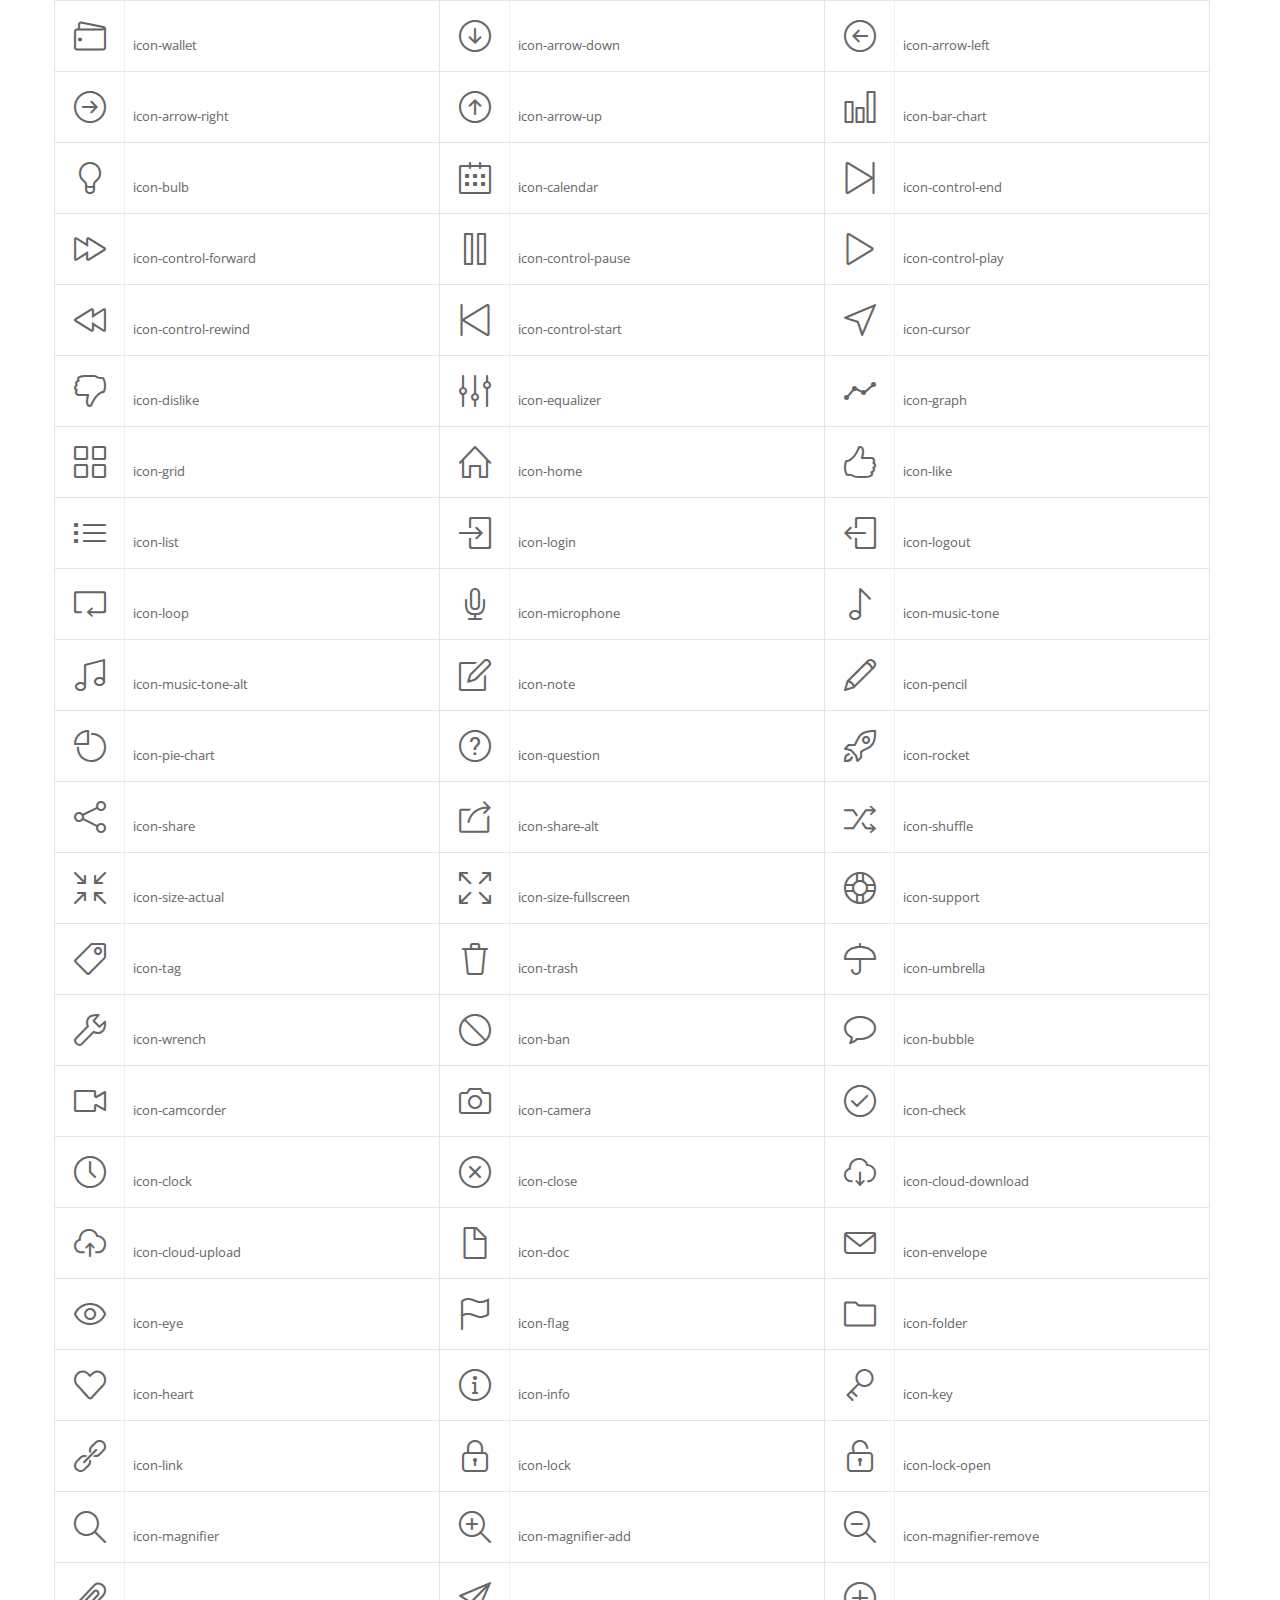
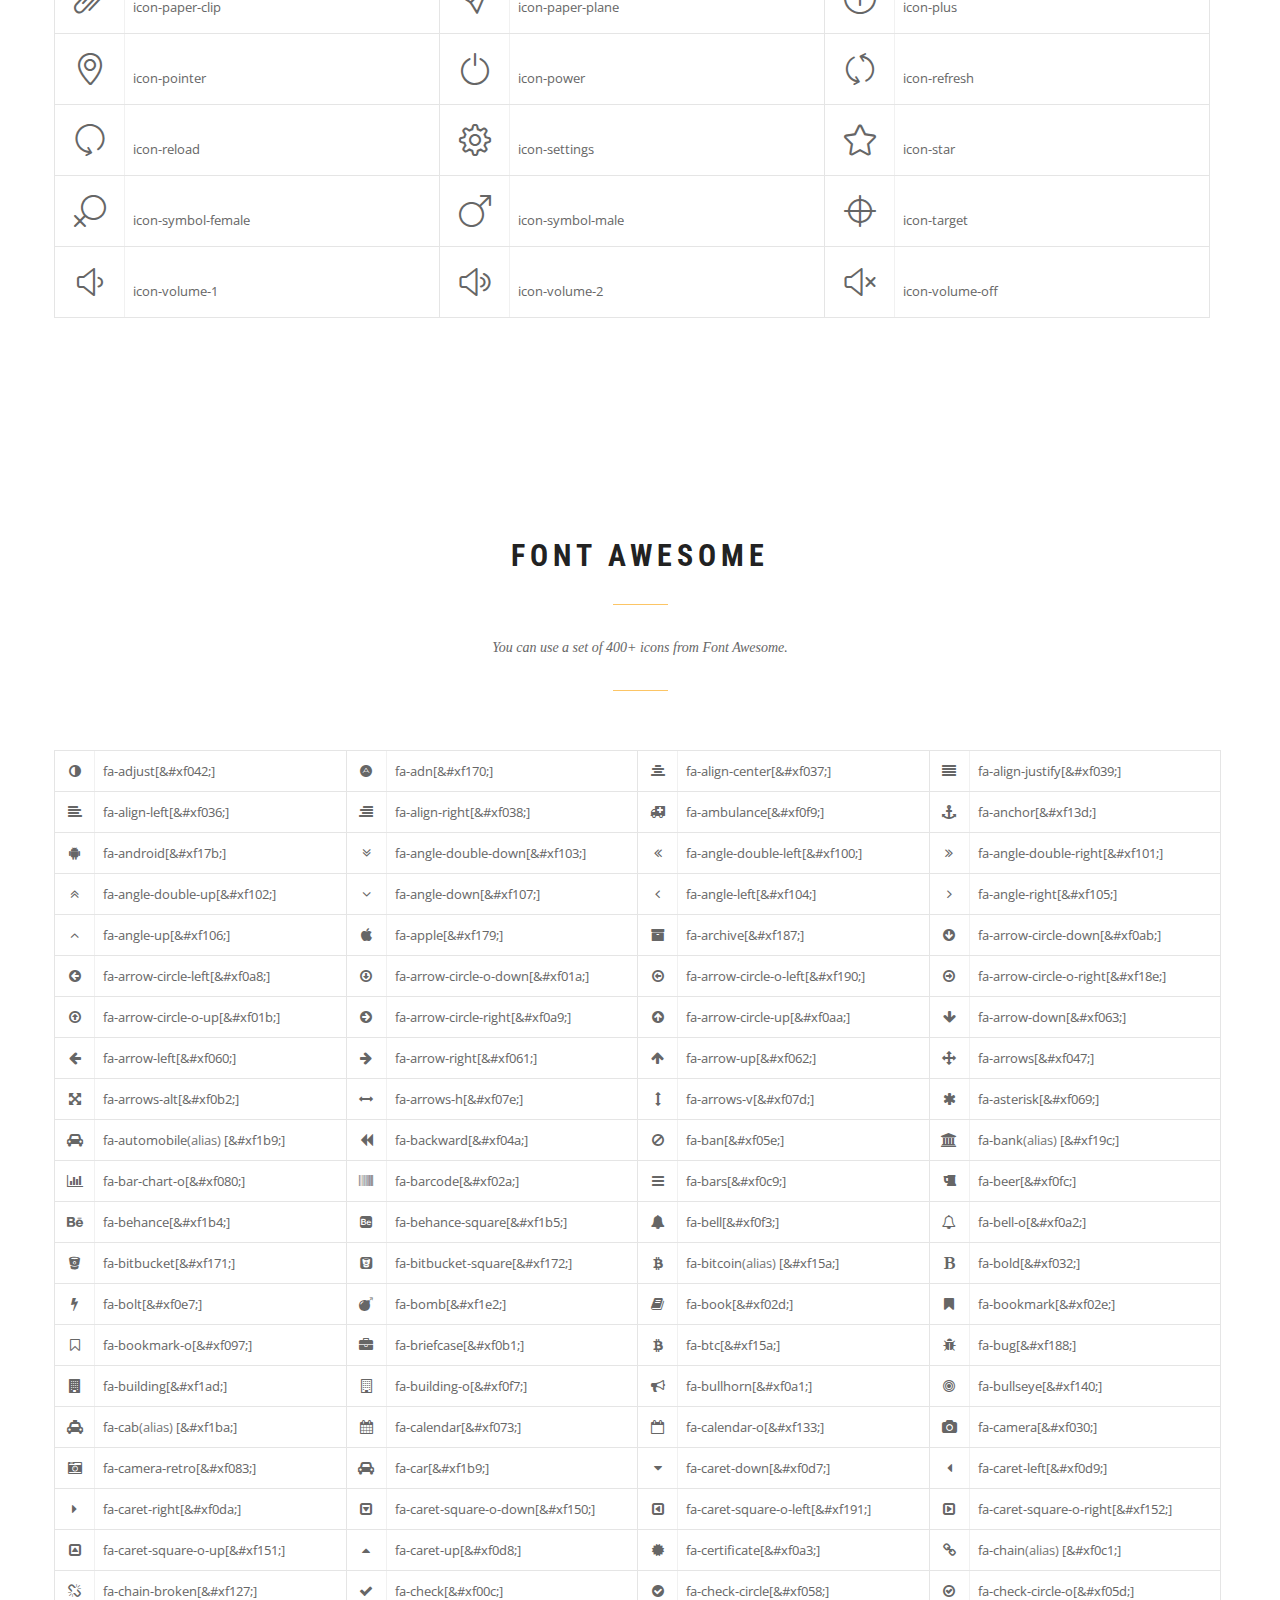
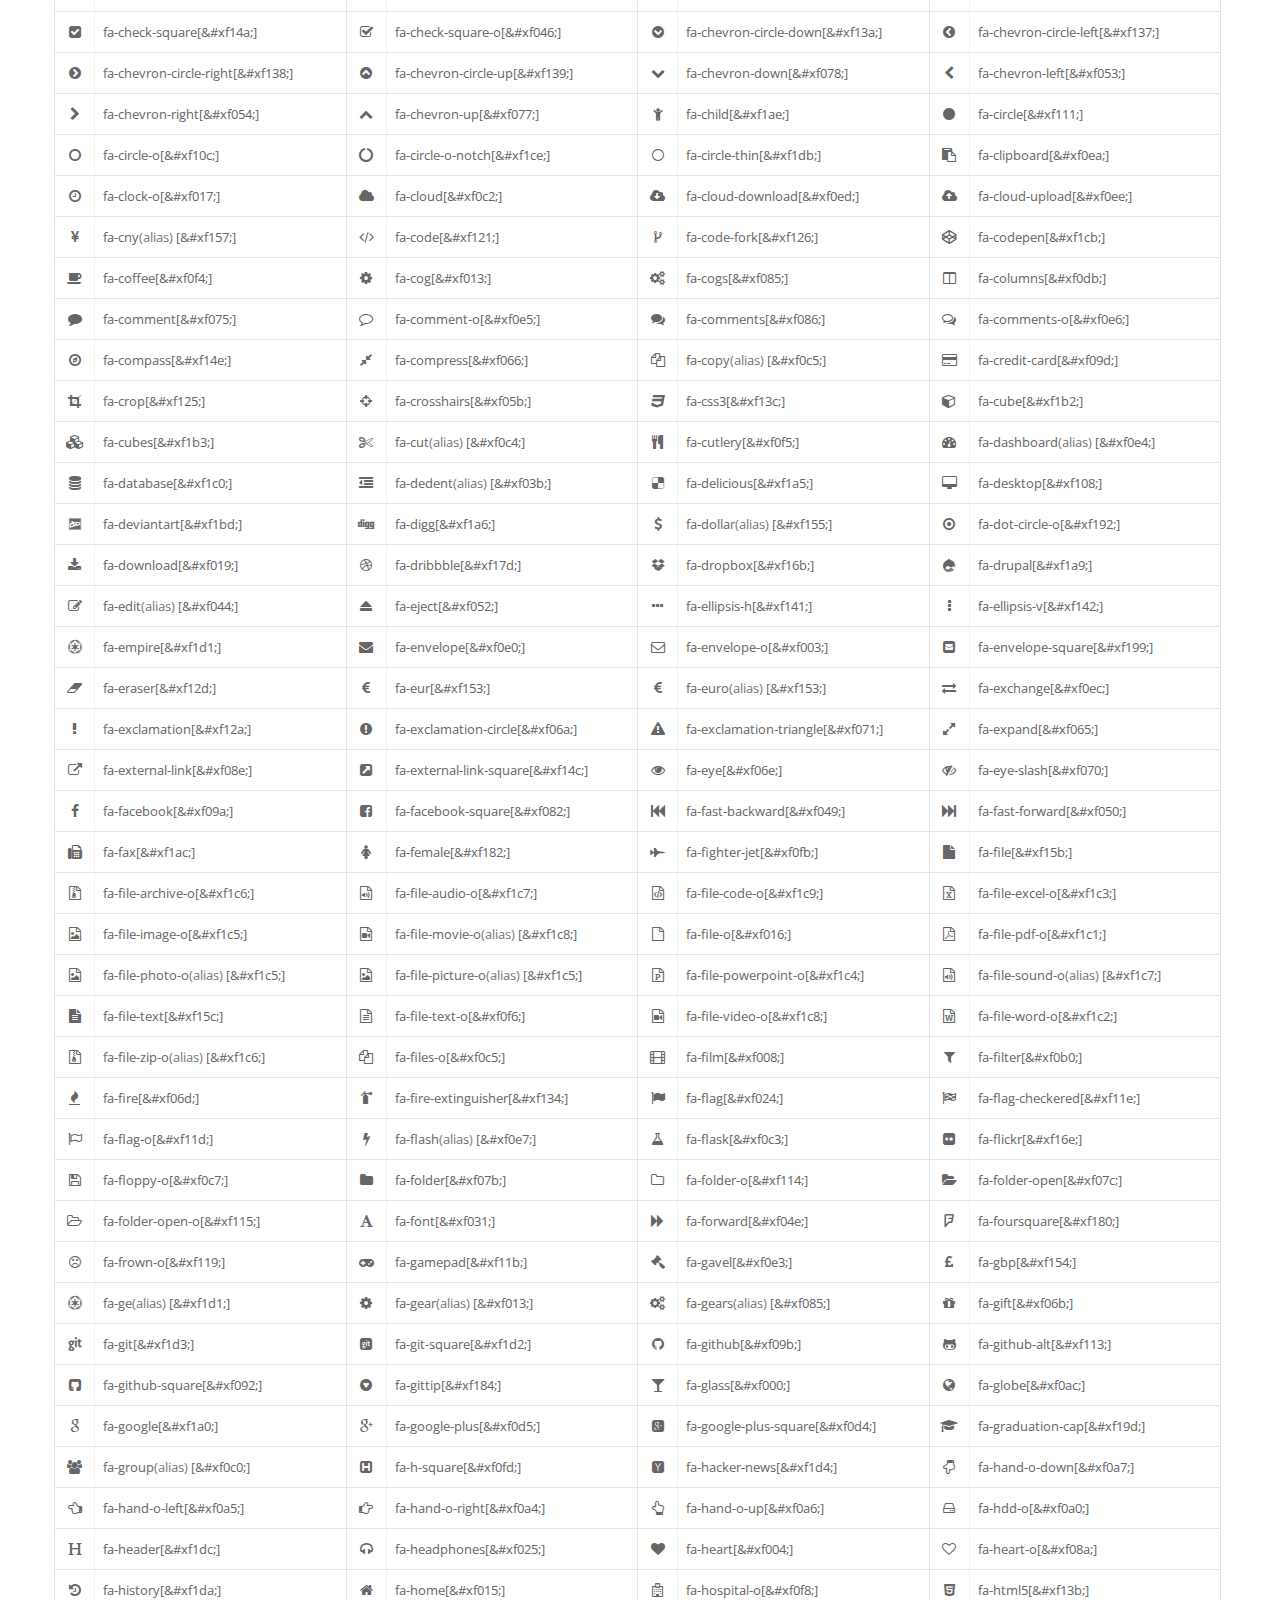
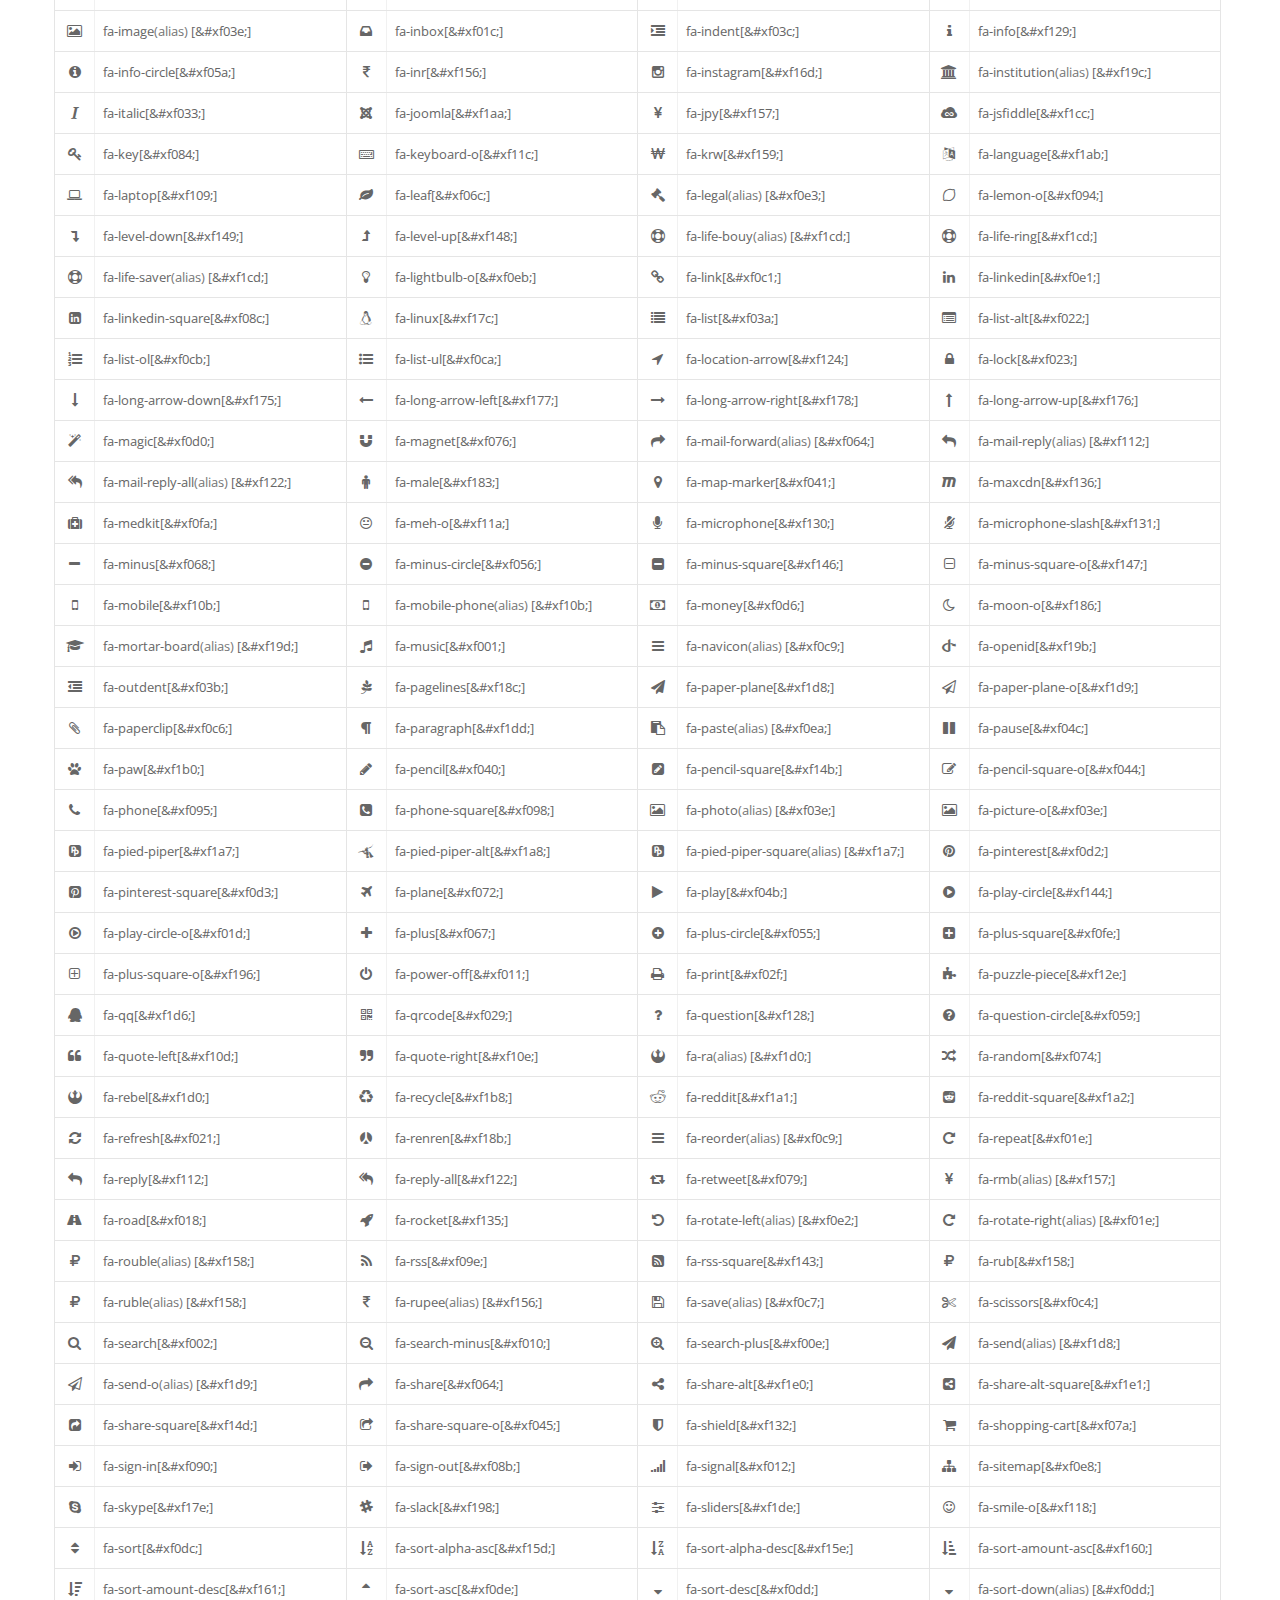
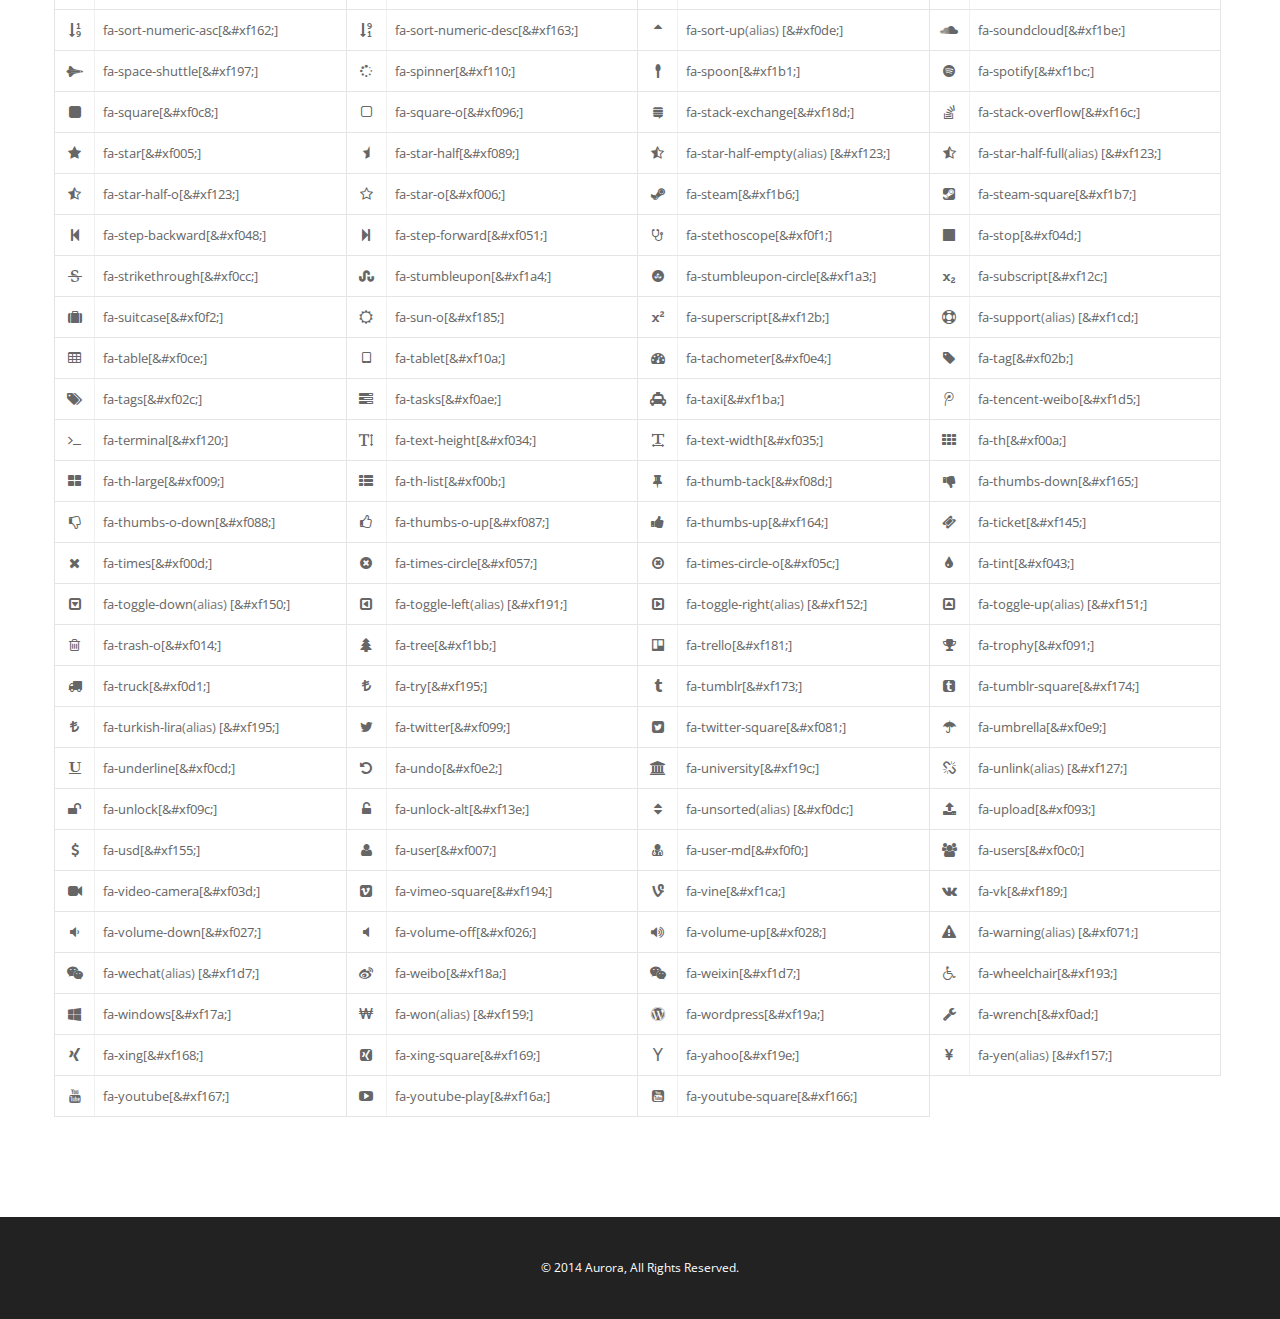
<file: icons.html>
﻿<!DOCTYPE html>
<html lang="en">
<head>
	<meta charset="UTF-8">
	<meta name="viewport" content="width=device-width, initial-scale=1.0">
	<meta name="description" content="">
	<meta name="author" content="">

	<title>Aurora</title>

	<!-- CSS -->
	<!-- Bootstrap core CSS -->
	<link href="assets/bootstrap/css/bootstrap.min.css" rel="stylesheet" media="screen">

	<!-- Font Awesome CSS -->
	<link href="assets/css/font-awesome.min.css" rel="stylesheet" media="screen">

	<!-- Elegant icons CSS -->
	<link href="assets/css/simple-line-icons.css" rel="stylesheet" media="screen">

	<!--[if lte IE 7]>
		<script src="assets/js/icons-lte-ie7.js"></script>
	<![endif]-->

	<!-- Magnific-popup lightbox -->
	<link href="assets/css/magnific-popup.css" rel="stylesheet">

	<!-- Owl Carousel -->
	<link href="assets/css/owl.theme.css" rel="stylesheet">
	<link href="assets/css/owl.carousel.css" rel="stylesheet">

	<!-- Animate css -->
	<link href="assets/css/animate.css" rel="stylesheet">

	<!-- Custom styles CSS -->
	<link href="assets/css/style.css" rel="stylesheet" media="screen">
</head>
<body>

	<!-- Preloader -->

	<div id="preloader">
		<div id="status">
			<div class="status-mes"></div>
		</div>
	</div>

	<!-- Home start -->

	<section id="home" class="module-image js-height-full">

		<div class="intro">
			<h1>Icons</h1>
			<div class="who-creates">Simple Line Icons and Font Awesome icons</div>
		</div>

		<div class="mouse-icon">
			<div class="wheel"></div>
		</div>

	</section>

	<!-- Home end -->

	<!-- Navigation start -->

	<header class="header">

		<nav class="navbar navbar-custom" role="navigation">

			<div class="container">

				<div class="navbar-header">
					<button type="button" class="navbar-toggle" data-toggle="collapse" data-target="#custom-collapse">
						<span class="sr-only">Toggle navigation</span>
						<span class="icon-bar"></span>
						<span class="icon-bar"></span>
						<span class="icon-bar"></span>
					</button>
					<a class="navbar-brand" href="index.html">John Doe</a>
				</div>

				<div class="collapse navbar-collapse" id="custom-collapse">
					<ul class="nav navbar-nav navbar-right">
						<li><a href="index.html">home</a></li>
						<li class="dropdown">
							<a href="#" class="dropdown-toggle" data-toggle="dropdown">
								UI Elements <span class="caret"></span>
							</a>
							<ul class="dropdown-menu" role="menu">
								<li><a href="icons.html">Icons</a></li>
								<li><a href="components.html">Components</a></li>
							</ul>
						</li>
					</ul>
				</div>

			</div><!-- .container -->

		</nav>

	</header>

	<!-- Navigation end -->

	<!-- Icons start -->

	<section class="module">
		<div class="container">
			<div class="row">

				<div class="col-sm-6 col-sm-offset-3">

					<div class="module-header">
						<h2 class="module-title">Simple Line Icons</h2>
						<div class="module-line"></div>
						<div class="module-subtitle">
							You can use a set of 162 icons from Simple Line Icons.
						</div>
						<div class="module-line"></div>
					</div>

				</div>

			</div><!-- .row -->

			<div class="row">
				<section class="sli-examples clearfix">

						<span class="item-box"><span class="item"><span aria-hidden="true" class="icon-user"></span>&nbsp;icon-user</span></span>
						<span class="item-box"><span class="item"><span aria-hidden="true" class="icon-user-female"></span>&nbsp;icon-user-female</span></span>
						<span class="item-box"><span class="item"><span aria-hidden="true" class="icon-users"></span>&nbsp;icon-users</span></span>
						<span class="item-box"><span class="item"><span aria-hidden="true" class="icon-user-follow"></span>&nbsp;icon-user-follow</span></span>
						<span class="item-box"><span class="item"><span aria-hidden="true" class="icon-user-following"></span>&nbsp;icon-user-following</span></span>
						<span class="item-box"><span class="item"><span aria-hidden="true" class="icon-user-unfollow"></span>&nbsp;icon-user-unfollow</span></span>
						<span class="item-box"><span class="item"><span aria-hidden="true" class="icon-trophy"></span>&nbsp;icon-trophy</span></span>
						<span class="item-box"><span class="item"><span aria-hidden="true" class="icon-speedometer"></span>&nbsp;icon-speedometer</span></span>
						<span class="item-box"><span class="item"><span aria-hidden="true" class="icon-social-youtube"></span>&nbsp;icon-social-youtube</span></span>
						<span class="item-box"><span class="item"><span aria-hidden="true" class="icon-social-twitter"></span>&nbsp;icon-social-twitter</span></span>
						<span class="item-box"><span class="item"><span aria-hidden="true" class="icon-social-tumblr"></span>&nbsp;icon-social-tumblr</span></span>
						<span class="item-box"><span class="item"><span aria-hidden="true" class="icon-social-facebook"></span>&nbsp;icon-social-facebook</span></span>
						<span class="item-box"><span class="item"><span aria-hidden="true" class="icon-social-dropbox"></span>&nbsp;icon-social-dropbox</span></span>
						<span class="item-box"><span class="item"><span aria-hidden="true" class="icon-social-dribbble"></span>&nbsp;icon-social-dribbble</span></span>
						<span class="item-box"><span class="item"><span aria-hidden="true" class="icon-shield"></span>&nbsp;icon-shield</span></span>
						<span class="item-box"><span class="item"><span aria-hidden="true" class="icon-screen-tablet"></span>&nbsp;icon-screen-tablet</span></span>
						<span class="item-box"><span class="item"><span aria-hidden="true" class="icon-screen-smartphone"></span>&nbsp;icon-screen-smartphone</span></span>
						<span class="item-box"><span class="item"><span aria-hidden="true" class="icon-screen-desktop"></span>&nbsp;icon-screen-desktop</span></span>
						<span class="item-box"><span class="item"><span aria-hidden="true" class="icon-plane"></span>&nbsp;icon-plane</span></span>
						<span class="item-box"><span class="item"><span aria-hidden="true" class="icon-notebook"></span>&nbsp;icon-notebook</span></span>
						<span class="item-box"><span class="item"><span aria-hidden="true" class="icon-moustache"></span>&nbsp;icon-moustache</span></span>
						<span class="item-box"><span class="item"><span aria-hidden="true" class="icon-mouse"></span>&nbsp;icon-mouse</span></span>
						<span class="item-box"><span class="item"><span aria-hidden="true" class="icon-magnet"></span>&nbsp;icon-magnet</span></span>
						<span class="item-box"><span class="item"><span aria-hidden="true" class="icon-magic-wand"></span>&nbsp;icon-magic-wand</span></span>
						<span class="item-box"><span class="item"><span aria-hidden="true" class="icon-hourglass"></span>&nbsp;icon-hourglass</span></span>
						<span class="item-box"><span class="item"><span aria-hidden="true" class="icon-graduation"></span>&nbsp;icon-graduation</span></span>
						<span class="item-box"><span class="item"><span aria-hidden="true" class="icon-ghost"></span>&nbsp;icon-ghost</span></span>
						<span class="item-box"><span class="item"><span aria-hidden="true" class="icon-game-controller"></span>&nbsp;icon-game-controller</span></span>
						<span class="item-box"><span class="item"><span aria-hidden="true" class="icon-fire"></span>&nbsp;icon-fire</span></span>
						<span class="item-box"><span class="item"><span aria-hidden="true" class="icon-eyeglasses"></span>&nbsp;icon-eyeglasses</span></span>
						<span class="item-box"><span class="item"><span aria-hidden="true" class="icon-envelope-open"></span>&nbsp;icon-envelope-open</span></span>
						<span class="item-box"><span class="item"><span aria-hidden="true" class="icon-envelope-letter"></span>&nbsp;icon-envelope-letter</span></span>
						<span class="item-box"><span class="item"><span aria-hidden="true" class="icon-energy"></span>&nbsp;icon-energy</span></span>
						<span class="item-box"><span class="item"><span aria-hidden="true" class="icon-emoticon-smile"></span>&nbsp;icon-emoticon-smile</span></span>
						<span class="item-box"><span class="item"><span aria-hidden="true" class="icon-disc"></span>&nbsp;icon-disc</span></span>
						<span class="item-box"><span class="item"><span aria-hidden="true" class="icon-cursor-move"></span>&nbsp;icon-cursor-move</span></span>
						<span class="item-box"><span class="item"><span aria-hidden="true" class="icon-crop"></span>&nbsp;icon-crop</span></span>
						<span class="item-box"><span class="item"><span aria-hidden="true" class="icon-credit-card"></span>&nbsp;icon-credit-card</span></span>
						<span class="item-box"><span class="item"><span aria-hidden="true" class="icon-chemistry"></span>&nbsp;icon-chemistry</span></span>
						<span class="item-box"><span class="item"><span aria-hidden="true" class="icon-bell"></span>&nbsp;icon-bell</span></span>
						<span class="item-box"><span class="item"><span aria-hidden="true" class="icon-badge"></span>&nbsp;icon-badge</span></span>
						<span class="item-box"><span class="item"><span aria-hidden="true" class="icon-anchor"></span>&nbsp;icon-anchor</span></span>
						<span class="item-box"><span class="item"><span aria-hidden="true" class="icon-action-redo"></span>&nbsp;icon-action-redo</span></span>
						<span class="item-box"><span class="item"><span aria-hidden="true" class="icon-action-undo"></span>&nbsp;icon-action-undo</span></span>
						<span class="item-box"><span class="item"><span aria-hidden="true" class="icon-bag"></span>&nbsp;icon-bag</span></span>
						<span class="item-box"><span class="item"><span aria-hidden="true" class="icon-basket"></span>&nbsp;icon-basket</span></span>
						<span class="item-box"><span class="item"><span aria-hidden="true" class="icon-basket-loaded"></span>&nbsp;icon-basket-loaded</span></span>
						<span class="item-box"><span class="item"><span aria-hidden="true" class="icon-book-open"></span>&nbsp;icon-book-open</span></span>
						<span class="item-box"><span class="item"><span aria-hidden="true" class="icon-briefcase"></span>&nbsp;icon-briefcase</span></span>
						<span class="item-box"><span class="item"><span aria-hidden="true" class="icon-bubbles"></span>&nbsp;icon-bubbles</span></span>
						<span class="item-box"><span class="item"><span aria-hidden="true" class="icon-calculator"></span>&nbsp;icon-calculator</span></span>
						<span class="item-box"><span class="item"><span aria-hidden="true" class="icon-call-end"></span>&nbsp;icon-call-end</span></span>
						<span class="item-box"><span class="item"><span aria-hidden="true" class="icon-call-in"></span>&nbsp;icon-call-in</span></span>
						<span class="item-box"><span class="item"><span aria-hidden="true" class="icon-call-out"></span>&nbsp;icon-call-out</span></span>
						<span class="item-box"><span class="item"><span aria-hidden="true" class="icon-compass"></span>&nbsp;icon-compass</span></span>
						<span class="item-box"><span class="item"><span aria-hidden="true" class="icon-cup"></span>&nbsp;icon-cup</span></span>
						<span class="item-box"><span class="item"><span aria-hidden="true" class="icon-diamond"></span>&nbsp;icon-diamond</span></span>
						<span class="item-box"><span class="item"><span aria-hidden="true" class="icon-direction"></span>&nbsp;icon-direction</span></span>
						<span class="item-box"><span class="item"><span aria-hidden="true" class="icon-directions"></span>&nbsp;icon-directions</span></span>
						<span class="item-box"><span class="item"><span aria-hidden="true" class="icon-docs"></span>&nbsp;icon-docs</span></span>
						<span class="item-box"><span class="item"><span aria-hidden="true" class="icon-drawer"></span>&nbsp;icon-drawer</span></span>
						<span class="item-box"><span class="item"><span aria-hidden="true" class="icon-drop"></span>&nbsp;icon-drop</span></span>
						<span class="item-box"><span class="item"><span aria-hidden="true" class="icon-earphones"></span>&nbsp;icon-earphones</span></span>
						<span class="item-box"><span class="item"><span aria-hidden="true" class="icon-earphones-alt"></span>&nbsp;icon-earphones-alt</span></span>
						<span class="item-box"><span class="item"><span aria-hidden="true" class="icon-feed"></span>&nbsp;icon-feed</span></span>
						<span class="item-box"><span class="item"><span aria-hidden="true" class="icon-film"></span>&nbsp;icon-film</span></span>
						<span class="item-box"><span class="item"><span aria-hidden="true" class="icon-folder-alt"></span>&nbsp;icon-folder-alt</span></span>
						<span class="item-box"><span class="item"><span aria-hidden="true" class="icon-frame"></span>&nbsp;icon-frame</span></span>
						<span class="item-box"><span class="item"><span aria-hidden="true" class="icon-globe"></span>&nbsp;icon-globe</span></span>
						<span class="item-box"><span class="item"><span aria-hidden="true" class="icon-globe-alt"></span>&nbsp;icon-globe-alt</span></span>
						<span class="item-box"><span class="item"><span aria-hidden="true" class="icon-handbag"></span>&nbsp;icon-handbag</span></span>
						<span class="item-box"><span class="item"><span aria-hidden="true" class="icon-layers"></span>&nbsp;icon-layers</span></span>
						<span class="item-box"><span class="item"><span aria-hidden="true" class="icon-map"></span>&nbsp;icon-map</span></span>
						<span class="item-box"><span class="item"><span aria-hidden="true" class="icon-picture"></span>&nbsp;icon-picture</span></span>
						<span class="item-box"><span class="item"><span aria-hidden="true" class="icon-pin"></span>&nbsp;icon-pin</span></span>
						<span class="item-box"><span class="item"><span aria-hidden="true" class="icon-playlist"></span>&nbsp;icon-playlist</span></span>
						<span class="item-box"><span class="item"><span aria-hidden="true" class="icon-present"></span>&nbsp;icon-present</span></span>
						<span class="item-box"><span class="item"><span aria-hidden="true" class="icon-printer"></span>&nbsp;icon-printer</span></span>
						<span class="item-box"><span class="item"><span aria-hidden="true" class="icon-puzzle"></span>&nbsp;icon-puzzle</span></span>
						<span class="item-box"><span class="item"><span aria-hidden="true" class="icon-speech"></span>&nbsp;icon-speech</span></span>
						<span class="item-box"><span class="item"><span aria-hidden="true" class="icon-vector"></span>&nbsp;icon-vector</span></span>
						<span class="item-box"><span class="item"><span aria-hidden="true" class="icon-wallet"></span>&nbsp;icon-wallet</span></span>
						<span class="item-box"><span class="item"><span aria-hidden="true" class="icon-arrow-down"></span>&nbsp;icon-arrow-down</span></span>
						<span class="item-box"><span class="item"><span aria-hidden="true" class="icon-arrow-left"></span>&nbsp;icon-arrow-left</span></span>
						<span class="item-box"><span class="item"><span aria-hidden="true" class="icon-arrow-right"></span>&nbsp;icon-arrow-right</span></span>
						<span class="item-box"><span class="item"><span aria-hidden="true" class="icon-arrow-up"></span>&nbsp;icon-arrow-up</span></span>
						<span class="item-box"><span class="item"><span aria-hidden="true" class="icon-bar-chart"></span>&nbsp;icon-bar-chart</span></span>
						<span class="item-box"><span class="item"><span aria-hidden="true" class="icon-bulb"></span>&nbsp;icon-bulb</span></span>
						<span class="item-box"><span class="item"><span aria-hidden="true" class="icon-calendar"></span>&nbsp;icon-calendar</span></span>
						<span class="item-box"><span class="item"><span aria-hidden="true" class="icon-control-end"></span>&nbsp;icon-control-end</span></span>
						<span class="item-box"><span class="item"><span aria-hidden="true" class="icon-control-forward"></span>&nbsp;icon-control-forward</span></span>
						<span class="item-box"><span class="item"><span aria-hidden="true" class="icon-control-pause"></span>&nbsp;icon-control-pause</span></span>
						<span class="item-box"><span class="item"><span aria-hidden="true" class="icon-control-play"></span>&nbsp;icon-control-play</span></span>
						<span class="item-box"><span class="item"><span aria-hidden="true" class="icon-control-rewind"></span>&nbsp;icon-control-rewind</span></span>
						<span class="item-box"><span class="item"><span aria-hidden="true" class="icon-control-start"></span>&nbsp;icon-control-start</span></span>
						<span class="item-box"><span class="item"><span aria-hidden="true" class="icon-cursor"></span>&nbsp;icon-cursor</span></span>
						<span class="item-box"><span class="item"><span aria-hidden="true" class="icon-dislike"></span>&nbsp;icon-dislike</span></span>
						<span class="item-box"><span class="item"><span aria-hidden="true" class="icon-equalizer"></span>&nbsp;icon-equalizer</span></span>
						<span class="item-box"><span class="item"><span aria-hidden="true" class="icon-graph"></span>&nbsp;icon-graph</span></span>
						<span class="item-box"><span class="item"><span aria-hidden="true" class="icon-grid"></span>&nbsp;icon-grid</span></span>
						<span class="item-box"><span class="item"><span aria-hidden="true" class="icon-home"></span>&nbsp;icon-home</span></span>
						<span class="item-box"><span class="item"><span aria-hidden="true" class="icon-like"></span>&nbsp;icon-like</span></span>
						<span class="item-box"><span class="item"><span aria-hidden="true" class="icon-list"></span>&nbsp;icon-list</span></span>
						<span class="item-box"><span class="item"><span aria-hidden="true" class="icon-login"></span>&nbsp;icon-login</span></span>
						<span class="item-box"><span class="item"><span aria-hidden="true" class="icon-logout"></span>&nbsp;icon-logout</span></span>
						<span class="item-box"><span class="item"><span aria-hidden="true" class="icon-loop"></span>&nbsp;icon-loop</span></span>
						<span class="item-box"><span class="item"><span aria-hidden="true" class="icon-microphone"></span>&nbsp;icon-microphone</span></span>
						<span class="item-box"><span class="item"><span aria-hidden="true" class="icon-music-tone"></span>&nbsp;icon-music-tone</span></span>
						<span class="item-box"><span class="item"><span aria-hidden="true" class="icon-music-tone-alt"></span>&nbsp;icon-music-tone-alt</span></span>
						<span class="item-box"><span class="item"><span aria-hidden="true" class="icon-note"></span>&nbsp;icon-note</span></span>
						<span class="item-box"><span class="item"><span aria-hidden="true" class="icon-pencil"></span>&nbsp;icon-pencil</span></span>
						<span class="item-box"><span class="item"><span aria-hidden="true" class="icon-pie-chart"></span>&nbsp;icon-pie-chart</span></span>
						<span class="item-box"><span class="item"><span aria-hidden="true" class="icon-question"></span>&nbsp;icon-question</span></span>
						<span class="item-box"><span class="item"><span aria-hidden="true" class="icon-rocket"></span>&nbsp;icon-rocket</span></span>
						<span class="item-box"><span class="item"><span aria-hidden="true" class="icon-share"></span>&nbsp;icon-share</span></span>
						<span class="item-box"><span class="item"><span aria-hidden="true" class="icon-share-alt"></span>&nbsp;icon-share-alt</span></span>
						<span class="item-box"><span class="item"><span aria-hidden="true" class="icon-shuffle"></span>&nbsp;icon-shuffle</span></span>
						<span class="item-box"><span class="item"><span aria-hidden="true" class="icon-size-actual"></span>&nbsp;icon-size-actual</span></span>
						<span class="item-box"><span class="item"><span aria-hidden="true" class="icon-size-fullscreen"></span>&nbsp;icon-size-fullscreen</span></span>
						<span class="item-box"><span class="item"><span aria-hidden="true" class="icon-support"></span>&nbsp;icon-support</span></span>
						<span class="item-box"><span class="item"><span aria-hidden="true" class="icon-tag"></span>&nbsp;icon-tag</span></span>
						<span class="item-box"><span class="item"><span aria-hidden="true" class="icon-trash"></span>&nbsp;icon-trash</span></span>
						<span class="item-box"><span class="item"><span aria-hidden="true" class="icon-umbrella"></span>&nbsp;icon-umbrella</span></span>
						<span class="item-box"><span class="item"><span aria-hidden="true" class="icon-wrench"></span>&nbsp;icon-wrench</span></span>
						<span class="item-box"><span class="item"><span aria-hidden="true" class="icon-ban"></span>&nbsp;icon-ban</span></span>
						<span class="item-box"><span class="item"><span aria-hidden="true" class="icon-bubble"></span>&nbsp;icon-bubble</span></span>
						<span class="item-box"><span class="item"><span aria-hidden="true" class="icon-camcorder"></span>&nbsp;icon-camcorder</span></span>
						<span class="item-box"><span class="item"><span aria-hidden="true" class="icon-camera"></span>&nbsp;icon-camera</span></span>
						<span class="item-box"><span class="item"><span aria-hidden="true" class="icon-check"></span>&nbsp;icon-check</span></span>
						<span class="item-box"><span class="item"><span aria-hidden="true" class="icon-clock"></span>&nbsp;icon-clock</span></span>
						<span class="item-box"><span class="item"><span aria-hidden="true" class="icon-close"></span>&nbsp;icon-close</span></span>
						<span class="item-box"><span class="item"><span aria-hidden="true" class="icon-cloud-download"></span>&nbsp;icon-cloud-download</span></span>
						<span class="item-box"><span class="item"><span aria-hidden="true" class="icon-cloud-upload"></span>&nbsp;icon-cloud-upload</span></span>
						<span class="item-box"><span class="item"><span aria-hidden="true" class="icon-doc"></span>&nbsp;icon-doc</span></span>
						<span class="item-box"><span class="item"><span aria-hidden="true" class="icon-envelope"></span>&nbsp;icon-envelope</span></span>
						<span class="item-box"><span class="item"><span aria-hidden="true" class="icon-eye"></span>&nbsp;icon-eye</span></span>
						<span class="item-box"><span class="item"><span aria-hidden="true" class="icon-flag"></span>&nbsp;icon-flag</span></span>
						<span class="item-box"><span class="item"><span aria-hidden="true" class="icon-folder"></span>&nbsp;icon-folder</span></span>
						<span class="item-box"><span class="item"><span aria-hidden="true" class="icon-heart"></span>&nbsp;icon-heart</span></span>
						<span class="item-box"><span class="item"><span aria-hidden="true" class="icon-info"></span>&nbsp;icon-info</span></span>
						<span class="item-box"><span class="item"><span aria-hidden="true" class="icon-key"></span>&nbsp;icon-key</span></span>
						<span class="item-box"><span class="item"><span aria-hidden="true" class="icon-link"></span>&nbsp;icon-link</span></span>
						<span class="item-box"><span class="item"><span aria-hidden="true" class="icon-lock"></span>&nbsp;icon-lock</span></span>
						<span class="item-box"><span class="item"><span aria-hidden="true" class="icon-lock-open"></span>&nbsp;icon-lock-open</span></span>
						<span class="item-box"><span class="item"><span aria-hidden="true" class="icon-magnifier"></span>&nbsp;icon-magnifier</span></span>
						<span class="item-box"><span class="item"><span aria-hidden="true" class="icon-magnifier-add"></span>&nbsp;icon-magnifier-add</span></span>
						<span class="item-box"><span class="item"><span aria-hidden="true" class="icon-magnifier-remove"></span>&nbsp;icon-magnifier-remove</span></span>
						<span class="item-box"><span class="item"><span aria-hidden="true" class="icon-paper-clip"></span>&nbsp;icon-paper-clip</span></span>
						<span class="item-box"><span class="item"><span aria-hidden="true" class="icon-paper-plane"></span>&nbsp;icon-paper-plane</span></span>
						<span class="item-box"><span class="item"><span aria-hidden="true" class="icon-plus"></span>&nbsp;icon-plus</span></span>
						<span class="item-box"><span class="item"><span aria-hidden="true" class="icon-pointer"></span>&nbsp;icon-pointer</span></span>
						<span class="item-box"><span class="item"><span aria-hidden="true" class="icon-power"></span>&nbsp;icon-power</span></span>
						<span class="item-box"><span class="item"><span aria-hidden="true" class="icon-refresh"></span>&nbsp;icon-refresh</span></span>
						<span class="item-box"><span class="item"><span aria-hidden="true" class="icon-reload"></span>&nbsp;icon-reload</span></span>
						<span class="item-box"><span class="item"><span aria-hidden="true" class="icon-settings"></span>&nbsp;icon-settings</span></span>
						<span class="item-box"><span class="item"><span aria-hidden="true" class="icon-star"></span>&nbsp;icon-star</span></span>
						<span class="item-box"><span class="item"><span aria-hidden="true" class="icon-symbol-female"></span>&nbsp;icon-symbol-female</span></span>
						<span class="item-box"><span class="item"><span aria-hidden="true" class="icon-symbol-male"></span>&nbsp;icon-symbol-male</span></span>
						<span class="item-box"><span class="item"><span aria-hidden="true" class="icon-target"></span>&nbsp;icon-target</span></span>
						<span class="item-box"><span class="item"><span aria-hidden="true" class="icon-volume-1"></span>&nbsp;icon-volume-1</span></span>
						<span class="item-box"><span class="item"><span aria-hidden="true" class="icon-volume-2"></span>&nbsp;icon-volume-2</span></span>
						<span class="item-box"><span class="item"><span aria-hidden="true" class="icon-volume-off"></span>&nbsp;icon-volume-off</span></span>

					</section>
			</div><!-- .row -->
		</div><!-- .container -->
	</section>

	<!-- Portfolio end -->

	<!-- FontAwesome start -->

	<section class="module">
		<div class="container">
			<div class="row">

				<div class="col-sm-6 col-sm-offset-3">

					<div class="module-header">
						<h2 class="module-title">Font Awesome</h2>
						<div class="module-line"></div>
						<div class="module-subtitle">
							You can use a set of 400+ icons from Font Awesome.
						</div>
						<div class="module-line"></div>
					</div>

				</div>

			</div><!-- .row -->

			<div class="row fa-examples">
				<div class="col-md-4 col-sm-6 col-lg-3">
					<i class="fa fa-fw"></i>
					fa-adjust<span class="muted">[&amp;#xf042;]</span>
				</div>
				<div class="col-md-4 col-sm-6 col-lg-3">
					<i class="fa fa-fw"></i>
					fa-adn<span class="muted">[&amp;#xf170;]</span>
				</div>
				<div class="col-md-4 col-sm-6 col-lg-3">
					<i class="fa fa-fw"></i>
					fa-align-center<span class="muted">[&amp;#xf037;]</span>
				</div>
				<div class="col-md-4 col-sm-6 col-lg-3">
					<i class="fa fa-fw"></i>
					fa-align-justify<span class="muted">[&amp;#xf039;]</span>
				</div>
				<div class="col-md-4 col-sm-6 col-lg-3">
					<i class="fa fa-fw"></i>
					fa-align-left<span class="muted">[&amp;#xf036;]</span>
				</div>
				<div class="col-md-4 col-sm-6 col-lg-3">
					<i class="fa fa-fw"></i>
					fa-align-right<span class="muted">[&amp;#xf038;]</span>
				</div>
				<div class="col-md-4 col-sm-6 col-lg-3">
					<i class="fa fa-fw"></i>
					fa-ambulance<span class="muted">[&amp;#xf0f9;]</span>
				</div>
				<div class="col-md-4 col-sm-6 col-lg-3">
					<i class="fa fa-fw"></i>
					fa-anchor<span class="muted">[&amp;#xf13d;]</span>
				</div>
				<div class="col-md-4 col-sm-6 col-lg-3">
					<i class="fa fa-fw"></i>
					fa-android<span class="muted">[&amp;#xf17b;]</span>
				</div>
				<div class="col-md-4 col-sm-6 col-lg-3">
					<i class="fa fa-fw"></i>
					fa-angle-double-down<span class="muted">[&amp;#xf103;]</span>
				</div>
				<div class="col-md-4 col-sm-6 col-lg-3">
					<i class="fa fa-fw"></i>
					fa-angle-double-left<span class="muted">[&amp;#xf100;]</span>
				</div>
				<div class="col-md-4 col-sm-6 col-lg-3">
					<i class="fa fa-fw"></i>
					fa-angle-double-right<span class="muted">[&amp;#xf101;]</span>
				</div>
				<div class="col-md-4 col-sm-6 col-lg-3">
					<i class="fa fa-fw"></i>
					fa-angle-double-up<span class="muted">[&amp;#xf102;]</span>
				</div>
				<div class="col-md-4 col-sm-6 col-lg-3">
					<i class="fa fa-fw"></i>
					fa-angle-down<span class="muted">[&amp;#xf107;]</span>
				</div>
				<div class="col-md-4 col-sm-6 col-lg-3">
					<i class="fa fa-fw"></i>
					fa-angle-left<span class="muted">[&amp;#xf104;]</span>
				</div>
				<div class="col-md-4 col-sm-6 col-lg-3">
					<i class="fa fa-fw"></i>
					fa-angle-right<span class="muted">[&amp;#xf105;]</span>
				</div>
				<div class="col-md-4 col-sm-6 col-lg-3">
					<i class="fa fa-fw"></i>
					fa-angle-up<span class="muted">[&amp;#xf106;]</span>
				</div>
				<div class="col-md-4 col-sm-6 col-lg-3">
					<i class="fa fa-fw"></i>
					fa-apple<span class="muted">[&amp;#xf179;]</span>
				</div>
				<div class="col-md-4 col-sm-6 col-lg-3">
					<i class="fa fa-fw"></i>
					fa-archive<span class="muted">[&amp;#xf187;]</span>
				</div>
				<div class="col-md-4 col-sm-6 col-lg-3">
					<i class="fa fa-fw"></i>
					fa-arrow-circle-down<span class="muted">[&amp;#xf0ab;]</span>
				</div>
				<div class="col-md-4 col-sm-6 col-lg-3">
					<i class="fa fa-fw"></i>
					fa-arrow-circle-left<span class="muted">[&amp;#xf0a8;]</span>
				</div>
				<div class="col-md-4 col-sm-6 col-lg-3">
					<i class="fa fa-fw"></i>
					fa-arrow-circle-o-down<span class="muted">[&amp;#xf01a;]</span>
				</div>
				<div class="col-md-4 col-sm-6 col-lg-3">
					<i class="fa fa-fw"></i>
					fa-arrow-circle-o-left<span class="muted">[&amp;#xf190;]</span>
				</div>
				<div class="col-md-4 col-sm-6 col-lg-3">
					<i class="fa fa-fw"></i>
					fa-arrow-circle-o-right<span class="muted">[&amp;#xf18e;]</span>
				</div>
				<div class="col-md-4 col-sm-6 col-lg-3">
					<i class="fa fa-fw"></i>
					fa-arrow-circle-o-up<span class="muted">[&amp;#xf01b;]</span>
				</div>
				<div class="col-md-4 col-sm-6 col-lg-3">
					<i class="fa fa-fw"></i>
					fa-arrow-circle-right<span class="muted">[&amp;#xf0a9;]</span>
				</div>
				<div class="col-md-4 col-sm-6 col-lg-3">
					<i class="fa fa-fw"></i>
					fa-arrow-circle-up<span class="muted">[&amp;#xf0aa;]</span>
				</div>
				<div class="col-md-4 col-sm-6 col-lg-3">
					<i class="fa fa-fw"></i>
					fa-arrow-down<span class="muted">[&amp;#xf063;]</span>
				</div>
				<div class="col-md-4 col-sm-6 col-lg-3">
					<i class="fa fa-fw"></i>
					fa-arrow-left<span class="muted">[&amp;#xf060;]</span>
				</div>
				<div class="col-md-4 col-sm-6 col-lg-3">
					<i class="fa fa-fw"></i>
					fa-arrow-right<span class="muted">[&amp;#xf061;]</span>
				</div>
				<div class="col-md-4 col-sm-6 col-lg-3">
					<i class="fa fa-fw"></i>
					fa-arrow-up<span class="muted">[&amp;#xf062;]</span>
				</div>
				<div class="col-md-4 col-sm-6 col-lg-3">
					<i class="fa fa-fw"></i>
					fa-arrows<span class="muted">[&amp;#xf047;]</span>
				</div>
				<div class="col-md-4 col-sm-6 col-lg-3">
					<i class="fa fa-fw"></i>
					fa-arrows-alt<span class="muted">[&amp;#xf0b2;]</span>
				</div>
				<div class="col-md-4 col-sm-6 col-lg-3">
					<i class="fa fa-fw"></i>
					fa-arrows-h<span class="muted">[&amp;#xf07e;]</span>
				</div>
				<div class="col-md-4 col-sm-6 col-lg-3">
					<i class="fa fa-fw"></i>
					fa-arrows-v<span class="muted">[&amp;#xf07d;]</span>
				</div>
				<div class="col-md-4 col-sm-6 col-lg-3">
					<i class="fa fa-fw"></i>
					fa-asterisk<span class="muted">[&amp;#xf069;]</span>
				</div>
				<div class="col-md-4 col-sm-6 col-lg-3">
					<i class="fa fa-fw"></i>
					fa-automobile<span class="text-muted">(alias)</span>
					<span class="muted">[&amp;#xf1b9;]</span>
				</div>
				<div class="col-md-4 col-sm-6 col-lg-3">
					<i class="fa fa-fw"></i>
					fa-backward<span class="muted">[&amp;#xf04a;]</span>
				</div>
				<div class="col-md-4 col-sm-6 col-lg-3">
					<i class="fa fa-fw"></i>
					fa-ban<span class="muted">[&amp;#xf05e;]</span>
				</div>
				<div class="col-md-4 col-sm-6 col-lg-3">
					<i class="fa fa-fw"></i>
					fa-bank<span class="text-muted">(alias)</span>
					<span class="muted">[&amp;#xf19c;]</span>
				</div>
				<div class="col-md-4 col-sm-6 col-lg-3">
					<i class="fa fa-fw"></i>
					fa-bar-chart-o<span class="muted">[&amp;#xf080;]</span>
				</div>
				<div class="col-md-4 col-sm-6 col-lg-3">
					<i class="fa fa-fw"></i>
					fa-barcode<span class="muted">[&amp;#xf02a;]</span>
				</div>
				<div class="col-md-4 col-sm-6 col-lg-3">
					<i class="fa fa-fw"></i>
					fa-bars<span class="muted">[&amp;#xf0c9;]</span>
				</div>
				<div class="col-md-4 col-sm-6 col-lg-3">
					<i class="fa fa-fw"></i>
					fa-beer<span class="muted">[&amp;#xf0fc;]</span>
				</div>
				<div class="col-md-4 col-sm-6 col-lg-3">
					<i class="fa fa-fw"></i>
					fa-behance<span class="muted">[&amp;#xf1b4;]</span>
				</div>
				<div class="col-md-4 col-sm-6 col-lg-3">
					<i class="fa fa-fw"></i>
					fa-behance-square<span class="muted">[&amp;#xf1b5;]</span>
				</div>
				<div class="col-md-4 col-sm-6 col-lg-3">
					<i class="fa fa-fw"></i>
					fa-bell<span class="muted">[&amp;#xf0f3;]</span>
				</div>
				<div class="col-md-4 col-sm-6 col-lg-3">
					<i class="fa fa-fw"></i>
					fa-bell-o<span class="muted">[&amp;#xf0a2;]</span>
				</div>
				<div class="col-md-4 col-sm-6 col-lg-3">
					<i class="fa fa-fw"></i>
					fa-bitbucket<span class="muted">[&amp;#xf171;]</span>
				</div>
				<div class="col-md-4 col-sm-6 col-lg-3">
					<i class="fa fa-fw"></i>
					fa-bitbucket-square<span class="muted">[&amp;#xf172;]</span>
				</div>
				<div class="col-md-4 col-sm-6 col-lg-3">
					<i class="fa fa-fw"></i>
					fa-bitcoin<span class="text-muted">(alias)</span>
					<span class="muted">[&amp;#xf15a;]</span>
				</div>
				<div class="col-md-4 col-sm-6 col-lg-3">
					<i class="fa fa-fw"></i>
					fa-bold<span class="muted">[&amp;#xf032;]</span>
				</div>
				<div class="col-md-4 col-sm-6 col-lg-3">
					<i class="fa fa-fw"></i>
					fa-bolt<span class="muted">[&amp;#xf0e7;]</span>
				</div>
				<div class="col-md-4 col-sm-6 col-lg-3">
					<i class="fa fa-fw"></i>
					fa-bomb<span class="muted">[&amp;#xf1e2;]</span>
				</div>
				<div class="col-md-4 col-sm-6 col-lg-3">
					<i class="fa fa-fw"></i>
					fa-book<span class="muted">[&amp;#xf02d;]</span>
				</div>
				<div class="col-md-4 col-sm-6 col-lg-3">
					<i class="fa fa-fw"></i>
					fa-bookmark<span class="muted">[&amp;#xf02e;]</span>
				</div>
				<div class="col-md-4 col-sm-6 col-lg-3">
					<i class="fa fa-fw"></i>
					fa-bookmark-o<span class="muted">[&amp;#xf097;]</span>
				</div>
				<div class="col-md-4 col-sm-6 col-lg-3">
					<i class="fa fa-fw"></i>
					fa-briefcase<span class="muted">[&amp;#xf0b1;]</span>
				</div>
				<div class="col-md-4 col-sm-6 col-lg-3">
					<i class="fa fa-fw"></i>
					fa-btc<span class="muted">[&amp;#xf15a;]</span>
				</div>
				<div class="col-md-4 col-sm-6 col-lg-3">
					<i class="fa fa-fw"></i>
					fa-bug<span class="muted">[&amp;#xf188;]</span>
				</div>
				<div class="col-md-4 col-sm-6 col-lg-3">
					<i class="fa fa-fw"></i>
					fa-building<span class="muted">[&amp;#xf1ad;]</span>
				</div>
				<div class="col-md-4 col-sm-6 col-lg-3">
					<i class="fa fa-fw"></i>
					fa-building-o<span class="muted">[&amp;#xf0f7;]</span>
				</div>
				<div class="col-md-4 col-sm-6 col-lg-3">
					<i class="fa fa-fw"></i>
					fa-bullhorn<span class="muted">[&amp;#xf0a1;]</span>
				</div>
				<div class="col-md-4 col-sm-6 col-lg-3">
					<i class="fa fa-fw"></i>
					fa-bullseye<span class="muted">[&amp;#xf140;]</span>
				</div>
				<div class="col-md-4 col-sm-6 col-lg-3">
					<i class="fa fa-fw"></i>
					fa-cab<span class="text-muted">(alias)</span>
					<span class="muted">[&amp;#xf1ba;]</span>
				</div>
				<div class="col-md-4 col-sm-6 col-lg-3">
					<i class="fa fa-fw"></i>
					fa-calendar<span class="muted">[&amp;#xf073;]</span>
				</div>
				<div class="col-md-4 col-sm-6 col-lg-3">
					<i class="fa fa-fw"></i>
					fa-calendar-o<span class="muted">[&amp;#xf133;]</span>
				</div>
				<div class="col-md-4 col-sm-6 col-lg-3">
					<i class="fa fa-fw"></i>
					fa-camera<span class="muted">[&amp;#xf030;]</span>
				</div>
				<div class="col-md-4 col-sm-6 col-lg-3">
					<i class="fa fa-fw"></i>
					fa-camera-retro<span class="muted">[&amp;#xf083;]</span>
				</div>
				<div class="col-md-4 col-sm-6 col-lg-3">
					<i class="fa fa-fw"></i>
					fa-car<span class="muted">[&amp;#xf1b9;]</span>
				</div>
				<div class="col-md-4 col-sm-6 col-lg-3">
					<i class="fa fa-fw"></i>
					fa-caret-down<span class="muted">[&amp;#xf0d7;]</span>
				</div>
				<div class="col-md-4 col-sm-6 col-lg-3">
					<i class="fa fa-fw"></i>
					fa-caret-left<span class="muted">[&amp;#xf0d9;]</span>
				</div>
				<div class="col-md-4 col-sm-6 col-lg-3">
					<i class="fa fa-fw"></i>
					fa-caret-right<span class="muted">[&amp;#xf0da;]</span>
				</div>
				<div class="col-md-4 col-sm-6 col-lg-3">
					<i class="fa fa-fw"></i>
					fa-caret-square-o-down<span class="muted">[&amp;#xf150;]</span>
				</div>
				<div class="col-md-4 col-sm-6 col-lg-3">
					<i class="fa fa-fw"></i>
					fa-caret-square-o-left<span class="muted">[&amp;#xf191;]</span>
				</div>
				<div class="col-md-4 col-sm-6 col-lg-3">
					<i class="fa fa-fw"></i>
					fa-caret-square-o-right<span class="muted">[&amp;#xf152;]</span>
				</div>
				<div class="col-md-4 col-sm-6 col-lg-3">
					<i class="fa fa-fw"></i>
					fa-caret-square-o-up<span class="muted">[&amp;#xf151;]</span>
				</div>
				<div class="col-md-4 col-sm-6 col-lg-3">
					<i class="fa fa-fw"></i>
					fa-caret-up<span class="muted">[&amp;#xf0d8;]</span>
				</div>
				<div class="col-md-4 col-sm-6 col-lg-3">
					<i class="fa fa-fw"></i>
					fa-certificate<span class="muted">[&amp;#xf0a3;]</span>
				</div>
				<div class="col-md-4 col-sm-6 col-lg-3">
					<i class="fa fa-fw"></i>
					fa-chain<span class="text-muted">(alias)</span>
					<span class="muted">[&amp;#xf0c1;]</span>
				</div>
				<div class="col-md-4 col-sm-6 col-lg-3">
					<i class="fa fa-fw"></i>
					fa-chain-broken<span class="muted">[&amp;#xf127;]</span>
				</div>
				<div class="col-md-4 col-sm-6 col-lg-3">
					<i class="fa fa-fw"></i>
					fa-check<span class="muted">[&amp;#xf00c;]</span>
				</div>
				<div class="col-md-4 col-sm-6 col-lg-3">
					<i class="fa fa-fw"></i>
					fa-check-circle<span class="muted">[&amp;#xf058;]</span>
				</div>
				<div class="col-md-4 col-sm-6 col-lg-3">
					<i class="fa fa-fw"></i>
					fa-check-circle-o<span class="muted">[&amp;#xf05d;]</span>
				</div>
				<div class="col-md-4 col-sm-6 col-lg-3">
					<i class="fa fa-fw"></i>
					fa-check-square<span class="muted">[&amp;#xf14a;]</span>
				</div>
				<div class="col-md-4 col-sm-6 col-lg-3">
					<i class="fa fa-fw"></i>
					fa-check-square-o<span class="muted">[&amp;#xf046;]</span>
				</div>
				<div class="col-md-4 col-sm-6 col-lg-3">
					<i class="fa fa-fw"></i>
					fa-chevron-circle-down<span class="muted">[&amp;#xf13a;]</span>
				</div>
				<div class="col-md-4 col-sm-6 col-lg-3">
					<i class="fa fa-fw"></i>
					fa-chevron-circle-left<span class="muted">[&amp;#xf137;]</span>
				</div>
				<div class="col-md-4 col-sm-6 col-lg-3">
					<i class="fa fa-fw"></i>
					fa-chevron-circle-right<span class="muted">[&amp;#xf138;]</span>
				</div>
				<div class="col-md-4 col-sm-6 col-lg-3">
					<i class="fa fa-fw"></i>
					fa-chevron-circle-up<span class="muted">[&amp;#xf139;]</span>
				</div>
				<div class="col-md-4 col-sm-6 col-lg-3">
					<i class="fa fa-fw"></i>
					fa-chevron-down<span class="muted">[&amp;#xf078;]</span>
				</div>
				<div class="col-md-4 col-sm-6 col-lg-3">
					<i class="fa fa-fw"></i>
					fa-chevron-left<span class="muted">[&amp;#xf053;]</span>
				</div>
				<div class="col-md-4 col-sm-6 col-lg-3">
					<i class="fa fa-fw"></i>
					fa-chevron-right<span class="muted">[&amp;#xf054;]</span>
				</div>
				<div class="col-md-4 col-sm-6 col-lg-3">
					<i class="fa fa-fw"></i>
					fa-chevron-up<span class="muted">[&amp;#xf077;]</span>
				</div>
				<div class="col-md-4 col-sm-6 col-lg-3">
					<i class="fa fa-fw"></i>
					fa-child<span class="muted">[&amp;#xf1ae;]</span>
				</div>
				<div class="col-md-4 col-sm-6 col-lg-3">
					<i class="fa fa-fw"></i>
					fa-circle<span class="muted">[&amp;#xf111;]</span>
				</div>
				<div class="col-md-4 col-sm-6 col-lg-3">
					<i class="fa fa-fw"></i>
					fa-circle-o<span class="muted">[&amp;#xf10c;]</span>
				</div>
				<div class="col-md-4 col-sm-6 col-lg-3">
					<i class="fa fa-fw"></i>
					fa-circle-o-notch<span class="muted">[&amp;#xf1ce;]</span>
				</div>
				<div class="col-md-4 col-sm-6 col-lg-3">
					<i class="fa fa-fw"></i>
					fa-circle-thin<span class="muted">[&amp;#xf1db;]</span>
				</div>
				<div class="col-md-4 col-sm-6 col-lg-3">
					<i class="fa fa-fw"></i>
					fa-clipboard<span class="muted">[&amp;#xf0ea;]</span>
				</div>
				<div class="col-md-4 col-sm-6 col-lg-3">
					<i class="fa fa-fw"></i>
					fa-clock-o<span class="muted">[&amp;#xf017;]</span>
				</div>
				<div class="col-md-4 col-sm-6 col-lg-3">
					<i class="fa fa-fw"></i>
					fa-cloud<span class="muted">[&amp;#xf0c2;]</span>
				</div>
				<div class="col-md-4 col-sm-6 col-lg-3">
					<i class="fa fa-fw"></i>
					fa-cloud-download<span class="muted">[&amp;#xf0ed;]</span>
				</div>
				<div class="col-md-4 col-sm-6 col-lg-3">
					<i class="fa fa-fw"></i>
					fa-cloud-upload<span class="muted">[&amp;#xf0ee;]</span>
				</div>
				<div class="col-md-4 col-sm-6 col-lg-3">
					<i class="fa fa-fw"></i>
					fa-cny<span class="text-muted">(alias)</span>
					<span class="muted">[&amp;#xf157;]</span>
				</div>
				<div class="col-md-4 col-sm-6 col-lg-3">
					<i class="fa fa-fw"></i>
					fa-code<span class="muted">[&amp;#xf121;]</span>
				</div>
				<div class="col-md-4 col-sm-6 col-lg-3">
					<i class="fa fa-fw"></i>
					fa-code-fork<span class="muted">[&amp;#xf126;]</span>
				</div>
				<div class="col-md-4 col-sm-6 col-lg-3">
					<i class="fa fa-fw"></i>
					fa-codepen<span class="muted">[&amp;#xf1cb;]</span>
				</div>
				<div class="col-md-4 col-sm-6 col-lg-3">
					<i class="fa fa-fw"></i>
					fa-coffee<span class="muted">[&amp;#xf0f4;]</span>
				</div>
				<div class="col-md-4 col-sm-6 col-lg-3">
					<i class="fa fa-fw"></i>
					fa-cog<span class="muted">[&amp;#xf013;]</span>
				</div>
				<div class="col-md-4 col-sm-6 col-lg-3">
					<i class="fa fa-fw"></i>
					fa-cogs<span class="muted">[&amp;#xf085;]</span>
				</div>
				<div class="col-md-4 col-sm-6 col-lg-3">
					<i class="fa fa-fw"></i>
					fa-columns<span class="muted">[&amp;#xf0db;]</span>
				</div>
				<div class="col-md-4 col-sm-6 col-lg-3">
					<i class="fa fa-fw"></i>
					fa-comment<span class="muted">[&amp;#xf075;]</span>
				</div>
				<div class="col-md-4 col-sm-6 col-lg-3">
					<i class="fa fa-fw"></i>
					fa-comment-o<span class="muted">[&amp;#xf0e5;]</span>
				</div>
				<div class="col-md-4 col-sm-6 col-lg-3">
					<i class="fa fa-fw"></i>
					fa-comments<span class="muted">[&amp;#xf086;]</span>
				</div>
				<div class="col-md-4 col-sm-6 col-lg-3">
					<i class="fa fa-fw"></i>
					fa-comments-o<span class="muted">[&amp;#xf0e6;]</span>
				</div>
				<div class="col-md-4 col-sm-6 col-lg-3">
					<i class="fa fa-fw"></i>
					fa-compass<span class="muted">[&amp;#xf14e;]</span>
				</div>
				<div class="col-md-4 col-sm-6 col-lg-3">
					<i class="fa fa-fw"></i>
					fa-compress<span class="muted">[&amp;#xf066;]</span>
				</div>
				<div class="col-md-4 col-sm-6 col-lg-3">
					<i class="fa fa-fw"></i>
					fa-copy<span class="text-muted">(alias)</span>
					<span class="muted">[&amp;#xf0c5;]</span>
				</div>
				<div class="col-md-4 col-sm-6 col-lg-3">
					<i class="fa fa-fw"></i>
					fa-credit-card<span class="muted">[&amp;#xf09d;]</span>
				</div>
				<div class="col-md-4 col-sm-6 col-lg-3">
					<i class="fa fa-fw"></i>
					fa-crop<span class="muted">[&amp;#xf125;]</span>
				</div>
				<div class="col-md-4 col-sm-6 col-lg-3">
					<i class="fa fa-fw"></i>
					fa-crosshairs<span class="muted">[&amp;#xf05b;]</span>
				</div>
				<div class="col-md-4 col-sm-6 col-lg-3">
					<i class="fa fa-fw"></i>
					fa-css3<span class="muted">[&amp;#xf13c;]</span>
				</div>
				<div class="col-md-4 col-sm-6 col-lg-3">
					<i class="fa fa-fw"></i>
					fa-cube<span class="muted">[&amp;#xf1b2;]</span>
				</div>
				<div class="col-md-4 col-sm-6 col-lg-3">
					<i class="fa fa-fw"></i>
					fa-cubes<span class="muted">[&amp;#xf1b3;]</span>
				</div>
				<div class="col-md-4 col-sm-6 col-lg-3">
					<i class="fa fa-fw"></i>
					fa-cut<span class="text-muted">(alias)</span>
					<span class="muted">[&amp;#xf0c4;]</span>
				</div>
				<div class="col-md-4 col-sm-6 col-lg-3">
					<i class="fa fa-fw"></i>
					fa-cutlery<span class="muted">[&amp;#xf0f5;]</span>
				</div>
				<div class="col-md-4 col-sm-6 col-lg-3">
					<i class="fa fa-fw"></i>
					fa-dashboard<span class="text-muted">(alias)</span>
					<span class="muted">[&amp;#xf0e4;]</span>
				</div>
				<div class="col-md-4 col-sm-6 col-lg-3">
					<i class="fa fa-fw"></i>
					fa-database<span class="muted">[&amp;#xf1c0;]</span>
				</div>
				<div class="col-md-4 col-sm-6 col-lg-3">
					<i class="fa fa-fw"></i>
					fa-dedent<span class="text-muted">(alias)</span>
					<span class="muted">[&amp;#xf03b;]</span>
				</div>
				<div class="col-md-4 col-sm-6 col-lg-3">
					<i class="fa fa-fw"></i>
					fa-delicious<span class="muted">[&amp;#xf1a5;]</span>
				</div>
				<div class="col-md-4 col-sm-6 col-lg-3">
					<i class="fa fa-fw"></i>
					fa-desktop<span class="muted">[&amp;#xf108;]</span>
				</div>
				<div class="col-md-4 col-sm-6 col-lg-3">
					<i class="fa fa-fw"></i>
					fa-deviantart<span class="muted">[&amp;#xf1bd;]</span>
				</div>
				<div class="col-md-4 col-sm-6 col-lg-3">
					<i class="fa fa-fw"></i>
					fa-digg<span class="muted">[&amp;#xf1a6;]</span>
				</div>
				<div class="col-md-4 col-sm-6 col-lg-3">
					<i class="fa fa-fw"></i>
					fa-dollar<span class="text-muted">(alias)</span>
					<span class="muted">[&amp;#xf155;]</span>
				</div>
				<div class="col-md-4 col-sm-6 col-lg-3">
					<i class="fa fa-fw"></i>
					fa-dot-circle-o<span class="muted">[&amp;#xf192;]</span>
				</div>
				<div class="col-md-4 col-sm-6 col-lg-3">
					<i class="fa fa-fw"></i>
					fa-download<span class="muted">[&amp;#xf019;]</span>
				</div>
				<div class="col-md-4 col-sm-6 col-lg-3">
					<i class="fa fa-fw"></i>
					fa-dribbble<span class="muted">[&amp;#xf17d;]</span>
				</div>
				<div class="col-md-4 col-sm-6 col-lg-3">
					<i class="fa fa-fw"></i>
					fa-dropbox<span class="muted">[&amp;#xf16b;]</span>
				</div>
				<div class="col-md-4 col-sm-6 col-lg-3">
					<i class="fa fa-fw"></i>
					fa-drupal<span class="muted">[&amp;#xf1a9;]</span>
				</div>
				<div class="col-md-4 col-sm-6 col-lg-3">
					<i class="fa fa-fw"></i>
					fa-edit<span class="text-muted">(alias)</span>
					<span class="muted">[&amp;#xf044;]</span>
				</div>
				<div class="col-md-4 col-sm-6 col-lg-3">
					<i class="fa fa-fw"></i>
					fa-eject<span class="muted">[&amp;#xf052;]</span>
				</div>
				<div class="col-md-4 col-sm-6 col-lg-3">
					<i class="fa fa-fw"></i>
					fa-ellipsis-h<span class="muted">[&amp;#xf141;]</span>
				</div>
				<div class="col-md-4 col-sm-6 col-lg-3">
					<i class="fa fa-fw"></i>
					fa-ellipsis-v<span class="muted">[&amp;#xf142;]</span>
				</div>
				<div class="col-md-4 col-sm-6 col-lg-3">
					<i class="fa fa-fw"></i>
					fa-empire<span class="muted">[&amp;#xf1d1;]</span>
				</div>
				<div class="col-md-4 col-sm-6 col-lg-3">
					<i class="fa fa-fw"></i>
					fa-envelope<span class="muted">[&amp;#xf0e0;]</span>
				</div>
				<div class="col-md-4 col-sm-6 col-lg-3">
					<i class="fa fa-fw"></i>
					fa-envelope-o<span class="muted">[&amp;#xf003;]</span>
				</div>
				<div class="col-md-4 col-sm-6 col-lg-3">
					<i class="fa fa-fw"></i>
					fa-envelope-square<span class="muted">[&amp;#xf199;]</span>
				</div>
				<div class="col-md-4 col-sm-6 col-lg-3">
					<i class="fa fa-fw"></i>
					fa-eraser<span class="muted">[&amp;#xf12d;]</span>
				</div>
				<div class="col-md-4 col-sm-6 col-lg-3">
					<i class="fa fa-fw"></i>
					fa-eur<span class="muted">[&amp;#xf153;]</span>
				</div>
				<div class="col-md-4 col-sm-6 col-lg-3">
					<i class="fa fa-fw"></i>
					fa-euro<span class="text-muted">(alias)</span>
					<span class="muted">[&amp;#xf153;]</span>
				</div>
				<div class="col-md-4 col-sm-6 col-lg-3">
					<i class="fa fa-fw"></i>
					fa-exchange<span class="muted">[&amp;#xf0ec;]</span>
				</div>
				<div class="col-md-4 col-sm-6 col-lg-3">
					<i class="fa fa-fw"></i>
					fa-exclamation<span class="muted">[&amp;#xf12a;]</span>
				</div>
				<div class="col-md-4 col-sm-6 col-lg-3">
					<i class="fa fa-fw"></i>
					fa-exclamation-circle<span class="muted">[&amp;#xf06a;]</span>
				</div>
				<div class="col-md-4 col-sm-6 col-lg-3">
					<i class="fa fa-fw"></i>
					fa-exclamation-triangle<span class="muted">[&amp;#xf071;]</span>
				</div>
				<div class="col-md-4 col-sm-6 col-lg-3">
					<i class="fa fa-fw"></i>
					fa-expand<span class="muted">[&amp;#xf065;]</span>
				</div>
				<div class="col-md-4 col-sm-6 col-lg-3">
					<i class="fa fa-fw"></i>
					fa-external-link<span class="muted">[&amp;#xf08e;]</span>
				</div>
				<div class="col-md-4 col-sm-6 col-lg-3">
					<i class="fa fa-fw"></i>
					fa-external-link-square<span class="muted">[&amp;#xf14c;]</span>
				</div>
				<div class="col-md-4 col-sm-6 col-lg-3">
					<i class="fa fa-fw"></i>
					fa-eye<span class="muted">[&amp;#xf06e;]</span>
				</div>
				<div class="col-md-4 col-sm-6 col-lg-3">
					<i class="fa fa-fw"></i>
					fa-eye-slash<span class="muted">[&amp;#xf070;]</span>
				</div>
				<div class="col-md-4 col-sm-6 col-lg-3">
					<i class="fa fa-fw"></i>
					fa-facebook<span class="muted">[&amp;#xf09a;]</span>
				</div>
				<div class="col-md-4 col-sm-6 col-lg-3">
					<i class="fa fa-fw"></i>
					fa-facebook-square<span class="muted">[&amp;#xf082;]</span>
				</div>
				<div class="col-md-4 col-sm-6 col-lg-3">
					<i class="fa fa-fw"></i>
					fa-fast-backward<span class="muted">[&amp;#xf049;]</span>
				</div>
				<div class="col-md-4 col-sm-6 col-lg-3">
					<i class="fa fa-fw"></i>
					fa-fast-forward<span class="muted">[&amp;#xf050;]</span>
				</div>
				<div class="col-md-4 col-sm-6 col-lg-3">
					<i class="fa fa-fw"></i>
					fa-fax<span class="muted">[&amp;#xf1ac;]</span>
				</div>
				<div class="col-md-4 col-sm-6 col-lg-3">
					<i class="fa fa-fw"></i>
					fa-female<span class="muted">[&amp;#xf182;]</span>
				</div>
				<div class="col-md-4 col-sm-6 col-lg-3">
					<i class="fa fa-fw"></i>
					fa-fighter-jet<span class="muted">[&amp;#xf0fb;]</span>
				</div>
				<div class="col-md-4 col-sm-6 col-lg-3">
					<i class="fa fa-fw"></i>
					fa-file<span class="muted">[&amp;#xf15b;]</span>
				</div>
				<div class="col-md-4 col-sm-6 col-lg-3">
					<i class="fa fa-fw"></i>
					fa-file-archive-o<span class="muted">[&amp;#xf1c6;]</span>
				</div>
				<div class="col-md-4 col-sm-6 col-lg-3">
					<i class="fa fa-fw"></i>
					fa-file-audio-o<span class="muted">[&amp;#xf1c7;]</span>
				</div>
				<div class="col-md-4 col-sm-6 col-lg-3">
					<i class="fa fa-fw"></i>
					fa-file-code-o<span class="muted">[&amp;#xf1c9;]</span>
				</div>
				<div class="col-md-4 col-sm-6 col-lg-3">
					<i class="fa fa-fw"></i>
					fa-file-excel-o<span class="muted">[&amp;#xf1c3;]</span>
				</div>
				<div class="col-md-4 col-sm-6 col-lg-3">
					<i class="fa fa-fw"></i>
					fa-file-image-o<span class="muted">[&amp;#xf1c5;]</span>
				</div>
				<div class="col-md-4 col-sm-6 col-lg-3">
					<i class="fa fa-fw"></i>
					fa-file-movie-o<span class="text-muted">(alias)</span>
					<span class="muted">[&amp;#xf1c8;]</span>
				</div>
				<div class="col-md-4 col-sm-6 col-lg-3">
					<i class="fa fa-fw"></i>
					fa-file-o<span class="muted">[&amp;#xf016;]</span>
				</div>
				<div class="col-md-4 col-sm-6 col-lg-3">
					<i class="fa fa-fw"></i>
					fa-file-pdf-o<span class="muted">[&amp;#xf1c1;]</span>
				</div>
				<div class="col-md-4 col-sm-6 col-lg-3">
					<i class="fa fa-fw"></i>
					fa-file-photo-o<span class="text-muted">(alias)</span>
					<span class="muted">[&amp;#xf1c5;]</span>
				</div>
				<div class="col-md-4 col-sm-6 col-lg-3">
					<i class="fa fa-fw"></i>
					fa-file-picture-o<span class="text-muted">(alias)</span>
					<span class="muted">[&amp;#xf1c5;]</span>
				</div>
				<div class="col-md-4 col-sm-6 col-lg-3">
					<i class="fa fa-fw"></i>
					fa-file-powerpoint-o<span class="muted">[&amp;#xf1c4;]</span>
				</div>
				<div class="col-md-4 col-sm-6 col-lg-3">
					<i class="fa fa-fw"></i>
					fa-file-sound-o<span class="text-muted">(alias)</span>
					<span class="muted">[&amp;#xf1c7;]</span>
				</div>
				<div class="col-md-4 col-sm-6 col-lg-3">
					<i class="fa fa-fw"></i>
					fa-file-text<span class="muted">[&amp;#xf15c;]</span>
				</div>
				<div class="col-md-4 col-sm-6 col-lg-3">
					<i class="fa fa-fw"></i>
					fa-file-text-o<span class="muted">[&amp;#xf0f6;]</span>
				</div>
				<div class="col-md-4 col-sm-6 col-lg-3">
					<i class="fa fa-fw"></i>
					fa-file-video-o<span class="muted">[&amp;#xf1c8;]</span>
				</div>
				<div class="col-md-4 col-sm-6 col-lg-3">
					<i class="fa fa-fw"></i>
					fa-file-word-o<span class="muted">[&amp;#xf1c2;]</span>
				</div>
				<div class="col-md-4 col-sm-6 col-lg-3">
					<i class="fa fa-fw"></i>
					fa-file-zip-o<span class="text-muted">(alias)</span>
					<span class="muted">[&amp;#xf1c6;]</span>
				</div>
				<div class="col-md-4 col-sm-6 col-lg-3">
					<i class="fa fa-fw"></i>
					fa-files-o<span class="muted">[&amp;#xf0c5;]</span>
				</div>
				<div class="col-md-4 col-sm-6 col-lg-3">
					<i class="fa fa-fw"></i>
					fa-film<span class="muted">[&amp;#xf008;]</span>
				</div>
				<div class="col-md-4 col-sm-6 col-lg-3">
					<i class="fa fa-fw"></i>
					fa-filter<span class="muted">[&amp;#xf0b0;]</span>
				</div>
				<div class="col-md-4 col-sm-6 col-lg-3">
					<i class="fa fa-fw"></i>
					fa-fire<span class="muted">[&amp;#xf06d;]</span>
				</div>
				<div class="col-md-4 col-sm-6 col-lg-3">
					<i class="fa fa-fw"></i>
					fa-fire-extinguisher<span class="muted">[&amp;#xf134;]</span>
				</div>
				<div class="col-md-4 col-sm-6 col-lg-3">
					<i class="fa fa-fw"></i>
					fa-flag<span class="muted">[&amp;#xf024;]</span>
				</div>
				<div class="col-md-4 col-sm-6 col-lg-3">
					<i class="fa fa-fw"></i>
					fa-flag-checkered<span class="muted">[&amp;#xf11e;]</span>
				</div>
				<div class="col-md-4 col-sm-6 col-lg-3">
					<i class="fa fa-fw"></i>
					fa-flag-o<span class="muted">[&amp;#xf11d;]</span>
				</div>
				<div class="col-md-4 col-sm-6 col-lg-3">
					<i class="fa fa-fw"></i>
					fa-flash<span class="text-muted">(alias)</span>
					<span class="muted">[&amp;#xf0e7;]</span>
				</div>
				<div class="col-md-4 col-sm-6 col-lg-3">
					<i class="fa fa-fw"></i>
					fa-flask<span class="muted">[&amp;#xf0c3;]</span>
				</div>
				<div class="col-md-4 col-sm-6 col-lg-3">
					<i class="fa fa-fw"></i>
					fa-flickr<span class="muted">[&amp;#xf16e;]</span>
				</div>
				<div class="col-md-4 col-sm-6 col-lg-3">
					<i class="fa fa-fw"></i>
					fa-floppy-o<span class="muted">[&amp;#xf0c7;]</span>
				</div>
				<div class="col-md-4 col-sm-6 col-lg-3">
					<i class="fa fa-fw"></i>
					fa-folder<span class="muted">[&amp;#xf07b;]</span>
				</div>
				<div class="col-md-4 col-sm-6 col-lg-3">
					<i class="fa fa-fw"></i>
					fa-folder-o<span class="muted">[&amp;#xf114;]</span>
				</div>
				<div class="col-md-4 col-sm-6 col-lg-3">
					<i class="fa fa-fw"></i>
					fa-folder-open<span class="muted">[&amp;#xf07c;]</span>
				</div>
				<div class="col-md-4 col-sm-6 col-lg-3">
					<i class="fa fa-fw"></i>
					fa-folder-open-o<span class="muted">[&amp;#xf115;]</span>
				</div>
				<div class="col-md-4 col-sm-6 col-lg-3">
					<i class="fa fa-fw"></i>
					fa-font<span class="muted">[&amp;#xf031;]</span>
				</div>
				<div class="col-md-4 col-sm-6 col-lg-3">
					<i class="fa fa-fw"></i>
					fa-forward<span class="muted">[&amp;#xf04e;]</span>
				</div>
				<div class="col-md-4 col-sm-6 col-lg-3">
					<i class="fa fa-fw"></i>
					fa-foursquare<span class="muted">[&amp;#xf180;]</span>
				</div>
				<div class="col-md-4 col-sm-6 col-lg-3">
					<i class="fa fa-fw"></i>
					fa-frown-o<span class="muted">[&amp;#xf119;]</span>
				</div>
				<div class="col-md-4 col-sm-6 col-lg-3">
					<i class="fa fa-fw"></i>
					fa-gamepad<span class="muted">[&amp;#xf11b;]</span>
				</div>
				<div class="col-md-4 col-sm-6 col-lg-3">
					<i class="fa fa-fw"></i>
					fa-gavel<span class="muted">[&amp;#xf0e3;]</span>
				</div>
				<div class="col-md-4 col-sm-6 col-lg-3">
					<i class="fa fa-fw"></i>
					fa-gbp<span class="muted">[&amp;#xf154;]</span>
				</div>
				<div class="col-md-4 col-sm-6 col-lg-3">
					<i class="fa fa-fw"></i>
					fa-ge<span class="text-muted">(alias)</span>
					<span class="muted">[&amp;#xf1d1;]</span>
				</div>
				<div class="col-md-4 col-sm-6 col-lg-3">
					<i class="fa fa-fw"></i>
					fa-gear<span class="text-muted">(alias)</span>
					<span class="muted">[&amp;#xf013;]</span>
				</div>
				<div class="col-md-4 col-sm-6 col-lg-3">
					<i class="fa fa-fw"></i>
					fa-gears<span class="text-muted">(alias)</span>
					<span class="muted">[&amp;#xf085;]</span>
				</div>
				<div class="col-md-4 col-sm-6 col-lg-3">
					<i class="fa fa-fw"></i>
					fa-gift<span class="muted">[&amp;#xf06b;]</span>
				</div>
				<div class="col-md-4 col-sm-6 col-lg-3">
					<i class="fa fa-fw"></i>
					fa-git<span class="muted">[&amp;#xf1d3;]</span>
				</div>
				<div class="col-md-4 col-sm-6 col-lg-3">
					<i class="fa fa-fw"></i>
					fa-git-square<span class="muted">[&amp;#xf1d2;]</span>
				</div>
				<div class="col-md-4 col-sm-6 col-lg-3">
					<i class="fa fa-fw"></i>
					fa-github<span class="muted">[&amp;#xf09b;]</span>
				</div>
				<div class="col-md-4 col-sm-6 col-lg-3">
					<i class="fa fa-fw"></i>
					fa-github-alt<span class="muted">[&amp;#xf113;]</span>
				</div>
				<div class="col-md-4 col-sm-6 col-lg-3">
					<i class="fa fa-fw"></i>
					fa-github-square<span class="muted">[&amp;#xf092;]</span>
				</div>
				<div class="col-md-4 col-sm-6 col-lg-3">
					<i class="fa fa-fw"></i>
					fa-gittip<span class="muted">[&amp;#xf184;]</span>
				</div>
				<div class="col-md-4 col-sm-6 col-lg-3">
					<i class="fa fa-fw"></i>
					fa-glass<span class="muted">[&amp;#xf000;]</span>
				</div>
				<div class="col-md-4 col-sm-6 col-lg-3">
					<i class="fa fa-fw"></i>
					fa-globe<span class="muted">[&amp;#xf0ac;]</span>
				</div>
				<div class="col-md-4 col-sm-6 col-lg-3">
					<i class="fa fa-fw"></i>
					fa-google<span class="muted">[&amp;#xf1a0;]</span>
				</div>
				<div class="col-md-4 col-sm-6 col-lg-3">
					<i class="fa fa-fw"></i>
					fa-google-plus<span class="muted">[&amp;#xf0d5;]</span>
				</div>
				<div class="col-md-4 col-sm-6 col-lg-3">
					<i class="fa fa-fw"></i>
					fa-google-plus-square<span class="muted">[&amp;#xf0d4;]</span>
				</div>
				<div class="col-md-4 col-sm-6 col-lg-3">
					<i class="fa fa-fw"></i>
					fa-graduation-cap<span class="muted">[&amp;#xf19d;]</span>
				</div>
				<div class="col-md-4 col-sm-6 col-lg-3">
					<i class="fa fa-fw"></i>
					fa-group<span class="text-muted">(alias)</span>
					<span class="muted">[&amp;#xf0c0;]</span>
				</div>
				<div class="col-md-4 col-sm-6 col-lg-3">
					<i class="fa fa-fw"></i>
					fa-h-square<span class="muted">[&amp;#xf0fd;]</span>
				</div>
				<div class="col-md-4 col-sm-6 col-lg-3">
					<i class="fa fa-fw"></i>
					fa-hacker-news<span class="muted">[&amp;#xf1d4;]</span>
				</div>
				<div class="col-md-4 col-sm-6 col-lg-3">
					<i class="fa fa-fw"></i>
					fa-hand-o-down<span class="muted">[&amp;#xf0a7;]</span>
				</div>
				<div class="col-md-4 col-sm-6 col-lg-3">
					<i class="fa fa-fw"></i>
					fa-hand-o-left<span class="muted">[&amp;#xf0a5;]</span>
				</div>
				<div class="col-md-4 col-sm-6 col-lg-3">
					<i class="fa fa-fw"></i>
					fa-hand-o-right<span class="muted">[&amp;#xf0a4;]</span>
				</div>
				<div class="col-md-4 col-sm-6 col-lg-3">
					<i class="fa fa-fw"></i>
					fa-hand-o-up<span class="muted">[&amp;#xf0a6;]</span>
				</div>
				<div class="col-md-4 col-sm-6 col-lg-3">
					<i class="fa fa-fw"></i>
					fa-hdd-o<span class="muted">[&amp;#xf0a0;]</span>
				</div>
				<div class="col-md-4 col-sm-6 col-lg-3">
					<i class="fa fa-fw"></i>
					fa-header<span class="muted">[&amp;#xf1dc;]</span>
				</div>
				<div class="col-md-4 col-sm-6 col-lg-3">
					<i class="fa fa-fw"></i>
					fa-headphones<span class="muted">[&amp;#xf025;]</span>
				</div>
				<div class="col-md-4 col-sm-6 col-lg-3">
					<i class="fa fa-fw"></i>
					fa-heart<span class="muted">[&amp;#xf004;]</span>
				</div>
				<div class="col-md-4 col-sm-6 col-lg-3">
					<i class="fa fa-fw"></i>
					fa-heart-o<span class="muted">[&amp;#xf08a;]</span>
				</div>
				<div class="col-md-4 col-sm-6 col-lg-3">
					<i class="fa fa-fw"></i>
					fa-history<span class="muted">[&amp;#xf1da;]</span>
				</div>
				<div class="col-md-4 col-sm-6 col-lg-3">
					<i class="fa fa-fw"></i>
					fa-home<span class="muted">[&amp;#xf015;]</span>
				</div>
				<div class="col-md-4 col-sm-6 col-lg-3">
					<i class="fa fa-fw"></i>
					fa-hospital-o<span class="muted">[&amp;#xf0f8;]</span>
				</div>
				<div class="col-md-4 col-sm-6 col-lg-3">
					<i class="fa fa-fw"></i>
					fa-html5<span class="muted">[&amp;#xf13b;]</span>
				</div>
				<div class="col-md-4 col-sm-6 col-lg-3">
					<i class="fa fa-fw"></i>
					fa-image<span class="text-muted">(alias)</span>
					<span class="muted">[&amp;#xf03e;]</span>
				</div>
				<div class="col-md-4 col-sm-6 col-lg-3">
					<i class="fa fa-fw"></i>
					fa-inbox<span class="muted">[&amp;#xf01c;]</span>
				</div>
				<div class="col-md-4 col-sm-6 col-lg-3">
					<i class="fa fa-fw"></i>
					fa-indent<span class="muted">[&amp;#xf03c;]</span>
				</div>
				<div class="col-md-4 col-sm-6 col-lg-3">
					<i class="fa fa-fw"></i>
					fa-info<span class="muted">[&amp;#xf129;]</span>
				</div>
				<div class="col-md-4 col-sm-6 col-lg-3">
					<i class="fa fa-fw"></i>
					fa-info-circle<span class="muted">[&amp;#xf05a;]</span>
				</div>
				<div class="col-md-4 col-sm-6 col-lg-3">
					<i class="fa fa-fw"></i>
					fa-inr<span class="muted">[&amp;#xf156;]</span>
				</div>
				<div class="col-md-4 col-sm-6 col-lg-3">
					<i class="fa fa-fw"></i>
					fa-instagram<span class="muted">[&amp;#xf16d;]</span>
				</div>
				<div class="col-md-4 col-sm-6 col-lg-3">
					<i class="fa fa-fw"></i>
					fa-institution<span class="text-muted">(alias)</span>
					<span class="muted">[&amp;#xf19c;]</span>
				</div>
				<div class="col-md-4 col-sm-6 col-lg-3">
					<i class="fa fa-fw"></i>
					fa-italic<span class="muted">[&amp;#xf033;]</span>
				</div>
				<div class="col-md-4 col-sm-6 col-lg-3">
					<i class="fa fa-fw"></i>
					fa-joomla<span class="muted">[&amp;#xf1aa;]</span>
				</div>
				<div class="col-md-4 col-sm-6 col-lg-3">
					<i class="fa fa-fw"></i>
					fa-jpy<span class="muted">[&amp;#xf157;]</span>
				</div>
				<div class="col-md-4 col-sm-6 col-lg-3">
					<i class="fa fa-fw"></i>
					fa-jsfiddle<span class="muted">[&amp;#xf1cc;]</span>
				</div>
				<div class="col-md-4 col-sm-6 col-lg-3">
					<i class="fa fa-fw"></i>
					fa-key<span class="muted">[&amp;#xf084;]</span>
				</div>
				<div class="col-md-4 col-sm-6 col-lg-3">
					<i class="fa fa-fw"></i>
					fa-keyboard-o<span class="muted">[&amp;#xf11c;]</span>
				</div>
				<div class="col-md-4 col-sm-6 col-lg-3">
					<i class="fa fa-fw"></i>
					fa-krw<span class="muted">[&amp;#xf159;]</span>
				</div>
				<div class="col-md-4 col-sm-6 col-lg-3">
					<i class="fa fa-fw"></i>
					fa-language<span class="muted">[&amp;#xf1ab;]</span>
				</div>
				<div class="col-md-4 col-sm-6 col-lg-3">
					<i class="fa fa-fw"></i>
					fa-laptop<span class="muted">[&amp;#xf109;]</span>
				</div>
				<div class="col-md-4 col-sm-6 col-lg-3">
					<i class="fa fa-fw"></i>
					fa-leaf<span class="muted">[&amp;#xf06c;]</span>
				</div>
				<div class="col-md-4 col-sm-6 col-lg-3">
					<i class="fa fa-fw"></i>
					fa-legal<span class="text-muted">(alias)</span>
					<span class="muted">[&amp;#xf0e3;]</span>
				</div>
				<div class="col-md-4 col-sm-6 col-lg-3">
					<i class="fa fa-fw"></i>
					fa-lemon-o<span class="muted">[&amp;#xf094;]</span>
				</div>
				<div class="col-md-4 col-sm-6 col-lg-3">
					<i class="fa fa-fw"></i>
					fa-level-down<span class="muted">[&amp;#xf149;]</span>
				</div>
				<div class="col-md-4 col-sm-6 col-lg-3">
					<i class="fa fa-fw"></i>
					fa-level-up<span class="muted">[&amp;#xf148;]</span>
				</div>
				<div class="col-md-4 col-sm-6 col-lg-3">
					<i class="fa fa-fw"></i>
					fa-life-bouy<span class="text-muted">(alias)</span>
					<span class="muted">[&amp;#xf1cd;]</span>
				</div>
				<div class="col-md-4 col-sm-6 col-lg-3">
					<i class="fa fa-fw"></i>
					fa-life-ring<span class="muted">[&amp;#xf1cd;]</span>
				</div>
				<div class="col-md-4 col-sm-6 col-lg-3">
					<i class="fa fa-fw"></i>
					fa-life-saver<span class="text-muted">(alias)</span>
					<span class="muted">[&amp;#xf1cd;]</span>
				</div>
				<div class="col-md-4 col-sm-6 col-lg-3">
					<i class="fa fa-fw"></i>
					fa-lightbulb-o<span class="muted">[&amp;#xf0eb;]</span>
				</div>
				<div class="col-md-4 col-sm-6 col-lg-3">
					<i class="fa fa-fw"></i>
					fa-link<span class="muted">[&amp;#xf0c1;]</span>
				</div>
				<div class="col-md-4 col-sm-6 col-lg-3">
					<i class="fa fa-fw"></i>
					fa-linkedin<span class="muted">[&amp;#xf0e1;]</span>
				</div>
				<div class="col-md-4 col-sm-6 col-lg-3">
					<i class="fa fa-fw"></i>
					fa-linkedin-square<span class="muted">[&amp;#xf08c;]</span>
				</div>
				<div class="col-md-4 col-sm-6 col-lg-3">
					<i class="fa fa-fw"></i>
					fa-linux<span class="muted">[&amp;#xf17c;]</span>
				</div>
				<div class="col-md-4 col-sm-6 col-lg-3">
					<i class="fa fa-fw"></i>
					fa-list<span class="muted">[&amp;#xf03a;]</span>
				</div>
				<div class="col-md-4 col-sm-6 col-lg-3">
					<i class="fa fa-fw"></i>
					fa-list-alt<span class="muted">[&amp;#xf022;]</span>
				</div>
				<div class="col-md-4 col-sm-6 col-lg-3">
					<i class="fa fa-fw"></i>
					fa-list-ol<span class="muted">[&amp;#xf0cb;]</span>
				</div>
				<div class="col-md-4 col-sm-6 col-lg-3">
					<i class="fa fa-fw"></i>
					fa-list-ul<span class="muted">[&amp;#xf0ca;]</span>
				</div>
				<div class="col-md-4 col-sm-6 col-lg-3">
					<i class="fa fa-fw"></i>
					fa-location-arrow<span class="muted">[&amp;#xf124;]</span>
				</div>
				<div class="col-md-4 col-sm-6 col-lg-3">
					<i class="fa fa-fw"></i>
					fa-lock<span class="muted">[&amp;#xf023;]</span>
				</div>
				<div class="col-md-4 col-sm-6 col-lg-3">
					<i class="fa fa-fw"></i>
					fa-long-arrow-down<span class="muted">[&amp;#xf175;]</span>
				</div>
				<div class="col-md-4 col-sm-6 col-lg-3">
					<i class="fa fa-fw"></i>
					fa-long-arrow-left<span class="muted">[&amp;#xf177;]</span>
				</div>
				<div class="col-md-4 col-sm-6 col-lg-3">
					<i class="fa fa-fw"></i>
					fa-long-arrow-right<span class="muted">[&amp;#xf178;]</span>
				</div>
				<div class="col-md-4 col-sm-6 col-lg-3">
					<i class="fa fa-fw"></i>
					fa-long-arrow-up<span class="muted">[&amp;#xf176;]</span>
				</div>
				<div class="col-md-4 col-sm-6 col-lg-3">
					<i class="fa fa-fw"></i>
					fa-magic<span class="muted">[&amp;#xf0d0;]</span>
				</div>
				<div class="col-md-4 col-sm-6 col-lg-3">
					<i class="fa fa-fw"></i>
					fa-magnet<span class="muted">[&amp;#xf076;]</span>
				</div>
				<div class="col-md-4 col-sm-6 col-lg-3">
					<i class="fa fa-fw"></i>
					fa-mail-forward<span class="text-muted">(alias)</span>
					<span class="muted">[&amp;#xf064;]</span>
				</div>
				<div class="col-md-4 col-sm-6 col-lg-3">
					<i class="fa fa-fw"></i>
					fa-mail-reply<span class="text-muted">(alias)</span>
					<span class="muted">[&amp;#xf112;]</span>
				</div>
				<div class="col-md-4 col-sm-6 col-lg-3">
					<i class="fa fa-fw"></i>
					fa-mail-reply-all<span class="text-muted">(alias)</span>
					<span class="muted">[&amp;#xf122;]</span>
				</div>
				<div class="col-md-4 col-sm-6 col-lg-3">
					<i class="fa fa-fw"></i>
					fa-male<span class="muted">[&amp;#xf183;]</span>
				</div>
				<div class="col-md-4 col-sm-6 col-lg-3">
					<i class="fa fa-fw"></i>
					fa-map-marker<span class="muted">[&amp;#xf041;]</span>
				</div>
				<div class="col-md-4 col-sm-6 col-lg-3">
					<i class="fa fa-fw"></i>
					fa-maxcdn<span class="muted">[&amp;#xf136;]</span>
				</div>
				<div class="col-md-4 col-sm-6 col-lg-3">
					<i class="fa fa-fw"></i>
					fa-medkit<span class="muted">[&amp;#xf0fa;]</span>
				</div>
				<div class="col-md-4 col-sm-6 col-lg-3">
					<i class="fa fa-fw"></i>
					fa-meh-o<span class="muted">[&amp;#xf11a;]</span>
				</div>
				<div class="col-md-4 col-sm-6 col-lg-3">
					<i class="fa fa-fw"></i>
					fa-microphone<span class="muted">[&amp;#xf130;]</span>
				</div>
				<div class="col-md-4 col-sm-6 col-lg-3">
					<i class="fa fa-fw"></i>
					fa-microphone-slash<span class="muted">[&amp;#xf131;]</span>
				</div>
				<div class="col-md-4 col-sm-6 col-lg-3">
					<i class="fa fa-fw"></i>
					fa-minus<span class="muted">[&amp;#xf068;]</span>
				</div>
				<div class="col-md-4 col-sm-6 col-lg-3">
					<i class="fa fa-fw"></i>
					fa-minus-circle<span class="muted">[&amp;#xf056;]</span>
				</div>
				<div class="col-md-4 col-sm-6 col-lg-3">
					<i class="fa fa-fw"></i>
					fa-minus-square<span class="muted">[&amp;#xf146;]</span>
				</div>
				<div class="col-md-4 col-sm-6 col-lg-3">
					<i class="fa fa-fw"></i>
					fa-minus-square-o<span class="muted">[&amp;#xf147;]</span>
				</div>
				<div class="col-md-4 col-sm-6 col-lg-3">
					<i class="fa fa-fw"></i>
					fa-mobile<span class="muted">[&amp;#xf10b;]</span>
				</div>
				<div class="col-md-4 col-sm-6 col-lg-3">
					<i class="fa fa-fw"></i>
					fa-mobile-phone<span class="text-muted">(alias)</span>
					<span class="muted">[&amp;#xf10b;]</span>
				</div>
				<div class="col-md-4 col-sm-6 col-lg-3">
					<i class="fa fa-fw"></i>
					fa-money<span class="muted">[&amp;#xf0d6;]</span>
				</div>
				<div class="col-md-4 col-sm-6 col-lg-3">
					<i class="fa fa-fw"></i>
					fa-moon-o<span class="muted">[&amp;#xf186;]</span>
				</div>
				<div class="col-md-4 col-sm-6 col-lg-3">
					<i class="fa fa-fw"></i>
					fa-mortar-board<span class="text-muted">(alias)</span>
					<span class="muted">[&amp;#xf19d;]</span>
				</div>
				<div class="col-md-4 col-sm-6 col-lg-3">
					<i class="fa fa-fw"></i>
					fa-music<span class="muted">[&amp;#xf001;]</span>
				</div>
				<div class="col-md-4 col-sm-6 col-lg-3">
					<i class="fa fa-fw"></i>
					fa-navicon<span class="text-muted">(alias)</span>
					<span class="muted">[&amp;#xf0c9;]</span>
				</div>
				<div class="col-md-4 col-sm-6 col-lg-3">
					<i class="fa fa-fw"></i>
					fa-openid<span class="muted">[&amp;#xf19b;]</span>
				</div>
				<div class="col-md-4 col-sm-6 col-lg-3">
					<i class="fa fa-fw"></i>
					fa-outdent<span class="muted">[&amp;#xf03b;]</span>
				</div>
				<div class="col-md-4 col-sm-6 col-lg-3">
					<i class="fa fa-fw"></i>
					fa-pagelines<span class="muted">[&amp;#xf18c;]</span>
				</div>
				<div class="col-md-4 col-sm-6 col-lg-3">
					<i class="fa fa-fw"></i>
					fa-paper-plane<span class="muted">[&amp;#xf1d8;]</span>
				</div>
				<div class="col-md-4 col-sm-6 col-lg-3">
					<i class="fa fa-fw"></i>
					fa-paper-plane-o<span class="muted">[&amp;#xf1d9;]</span>
				</div>
				<div class="col-md-4 col-sm-6 col-lg-3">
					<i class="fa fa-fw"></i>
					fa-paperclip<span class="muted">[&amp;#xf0c6;]</span>
				</div>
				<div class="col-md-4 col-sm-6 col-lg-3">
					<i class="fa fa-fw"></i>
					fa-paragraph<span class="muted">[&amp;#xf1dd;]</span>
				</div>
				<div class="col-md-4 col-sm-6 col-lg-3">
					<i class="fa fa-fw"></i>
					fa-paste<span class="text-muted">(alias)</span>
					<span class="muted">[&amp;#xf0ea;]</span>
				</div>
				<div class="col-md-4 col-sm-6 col-lg-3">
					<i class="fa fa-fw"></i>
					fa-pause<span class="muted">[&amp;#xf04c;]</span>
				</div>
				<div class="col-md-4 col-sm-6 col-lg-3">
					<i class="fa fa-fw"></i>
					fa-paw<span class="muted">[&amp;#xf1b0;]</span>
				</div>
				<div class="col-md-4 col-sm-6 col-lg-3">
					<i class="fa fa-fw"></i>
					fa-pencil<span class="muted">[&amp;#xf040;]</span>
				</div>
				<div class="col-md-4 col-sm-6 col-lg-3">
					<i class="fa fa-fw"></i>
					fa-pencil-square<span class="muted">[&amp;#xf14b;]</span>
				</div>
				<div class="col-md-4 col-sm-6 col-lg-3">
					<i class="fa fa-fw"></i>
					fa-pencil-square-o<span class="muted">[&amp;#xf044;]</span>
				</div>
				<div class="col-md-4 col-sm-6 col-lg-3">
					<i class="fa fa-fw"></i>
					fa-phone<span class="muted">[&amp;#xf095;]</span>
				</div>
				<div class="col-md-4 col-sm-6 col-lg-3">
					<i class="fa fa-fw"></i>
					fa-phone-square<span class="muted">[&amp;#xf098;]</span>
				</div>
				<div class="col-md-4 col-sm-6 col-lg-3">
					<i class="fa fa-fw"></i>
					fa-photo<span class="text-muted">(alias)</span>
					<span class="muted">[&amp;#xf03e;]</span>
				</div>
				<div class="col-md-4 col-sm-6 col-lg-3">
					<i class="fa fa-fw"></i>
					fa-picture-o<span class="muted">[&amp;#xf03e;]</span>
				</div>
				<div class="col-md-4 col-sm-6 col-lg-3">
					<i class="fa fa-fw"></i>
					fa-pied-piper<span class="muted">[&amp;#xf1a7;]</span>
				</div>
				<div class="col-md-4 col-sm-6 col-lg-3">
					<i class="fa fa-fw"></i>
					fa-pied-piper-alt<span class="muted">[&amp;#xf1a8;]</span>
				</div>
				<div class="col-md-4 col-sm-6 col-lg-3">
					<i class="fa fa-fw"></i>
					fa-pied-piper-square<span class="text-muted">(alias)</span>
					<span class="muted">[&amp;#xf1a7;]</span>
				</div>
				<div class="col-md-4 col-sm-6 col-lg-3">
					<i class="fa fa-fw"></i>
					fa-pinterest<span class="muted">[&amp;#xf0d2;]</span>
				</div>
				<div class="col-md-4 col-sm-6 col-lg-3">
					<i class="fa fa-fw"></i>
					fa-pinterest-square<span class="muted">[&amp;#xf0d3;]</span>
				</div>
				<div class="col-md-4 col-sm-6 col-lg-3">
					<i class="fa fa-fw"></i>
					fa-plane<span class="muted">[&amp;#xf072;]</span>
				</div>
				<div class="col-md-4 col-sm-6 col-lg-3">
					<i class="fa fa-fw"></i>
					fa-play<span class="muted">[&amp;#xf04b;]</span>
				</div>
				<div class="col-md-4 col-sm-6 col-lg-3">
					<i class="fa fa-fw"></i>
					fa-play-circle<span class="muted">[&amp;#xf144;]</span>
				</div>
				<div class="col-md-4 col-sm-6 col-lg-3">
					<i class="fa fa-fw"></i>
					fa-play-circle-o<span class="muted">[&amp;#xf01d;]</span>
				</div>
				<div class="col-md-4 col-sm-6 col-lg-3">
					<i class="fa fa-fw"></i>
					fa-plus<span class="muted">[&amp;#xf067;]</span>
				</div>
				<div class="col-md-4 col-sm-6 col-lg-3">
					<i class="fa fa-fw"></i>
					fa-plus-circle<span class="muted">[&amp;#xf055;]</span>
				</div>
				<div class="col-md-4 col-sm-6 col-lg-3">
					<i class="fa fa-fw"></i>
					fa-plus-square<span class="muted">[&amp;#xf0fe;]</span>
				</div>
				<div class="col-md-4 col-sm-6 col-lg-3">
					<i class="fa fa-fw"></i>
					fa-plus-square-o<span class="muted">[&amp;#xf196;]</span>
				</div>
				<div class="col-md-4 col-sm-6 col-lg-3">
					<i class="fa fa-fw"></i>
					fa-power-off<span class="muted">[&amp;#xf011;]</span>
				</div>
				<div class="col-md-4 col-sm-6 col-lg-3">
					<i class="fa fa-fw"></i>
					fa-print<span class="muted">[&amp;#xf02f;]</span>
				</div>
				<div class="col-md-4 col-sm-6 col-lg-3">
					<i class="fa fa-fw"></i>
					fa-puzzle-piece<span class="muted">[&amp;#xf12e;]</span>
				</div>
				<div class="col-md-4 col-sm-6 col-lg-3">
					<i class="fa fa-fw"></i>
					fa-qq<span class="muted">[&amp;#xf1d6;]</span>
				</div>
				<div class="col-md-4 col-sm-6 col-lg-3">
					<i class="fa fa-fw"></i>
					fa-qrcode<span class="muted">[&amp;#xf029;]</span>
				</div>
				<div class="col-md-4 col-sm-6 col-lg-3">
					<i class="fa fa-fw"></i>
					fa-question<span class="muted">[&amp;#xf128;]</span>
				</div>
				<div class="col-md-4 col-sm-6 col-lg-3">
					<i class="fa fa-fw"></i>
					fa-question-circle<span class="muted">[&amp;#xf059;]</span>
				</div>
				<div class="col-md-4 col-sm-6 col-lg-3">
					<i class="fa fa-fw"></i>
					fa-quote-left<span class="muted">[&amp;#xf10d;]</span>
				</div>
				<div class="col-md-4 col-sm-6 col-lg-3">
					<i class="fa fa-fw"></i>
					fa-quote-right<span class="muted">[&amp;#xf10e;]</span>
				</div>
				<div class="col-md-4 col-sm-6 col-lg-3">
					<i class="fa fa-fw"></i>
					fa-ra<span class="text-muted">(alias)</span>
					<span class="muted">[&amp;#xf1d0;]</span>
				</div>
				<div class="col-md-4 col-sm-6 col-lg-3">
					<i class="fa fa-fw"></i>
					fa-random<span class="muted">[&amp;#xf074;]</span>
				</div>
				<div class="col-md-4 col-sm-6 col-lg-3">
					<i class="fa fa-fw"></i>
					fa-rebel<span class="muted">[&amp;#xf1d0;]</span>
				</div>
				<div class="col-md-4 col-sm-6 col-lg-3">
					<i class="fa fa-fw"></i>
					fa-recycle<span class="muted">[&amp;#xf1b8;]</span>
				</div>
				<div class="col-md-4 col-sm-6 col-lg-3">
					<i class="fa fa-fw"></i>
					fa-reddit<span class="muted">[&amp;#xf1a1;]</span>
				</div>
				<div class="col-md-4 col-sm-6 col-lg-3">
					<i class="fa fa-fw"></i>
					fa-reddit-square<span class="muted">[&amp;#xf1a2;]</span>
				</div>
				<div class="col-md-4 col-sm-6 col-lg-3">
					<i class="fa fa-fw"></i>
					fa-refresh<span class="muted">[&amp;#xf021;]</span>
				</div>
				<div class="col-md-4 col-sm-6 col-lg-3">
					<i class="fa fa-fw"></i>
					fa-renren<span class="muted">[&amp;#xf18b;]</span>
				</div>
				<div class="col-md-4 col-sm-6 col-lg-3">
					<i class="fa fa-fw"></i>
					fa-reorder<span class="text-muted">(alias)</span>
					<span class="muted">[&amp;#xf0c9;]</span>
				</div>
				<div class="col-md-4 col-sm-6 col-lg-3">
					<i class="fa fa-fw"></i>
					fa-repeat<span class="muted">[&amp;#xf01e;]</span>
				</div>
				<div class="col-md-4 col-sm-6 col-lg-3">
					<i class="fa fa-fw"></i>
					fa-reply<span class="muted">[&amp;#xf112;]</span>
				</div>
				<div class="col-md-4 col-sm-6 col-lg-3">
					<i class="fa fa-fw"></i>
					fa-reply-all<span class="muted">[&amp;#xf122;]</span>
				</div>
				<div class="col-md-4 col-sm-6 col-lg-3">
					<i class="fa fa-fw"></i>
					fa-retweet<span class="muted">[&amp;#xf079;]</span>
				</div>
				<div class="col-md-4 col-sm-6 col-lg-3">
					<i class="fa fa-fw"></i>
					fa-rmb<span class="text-muted">(alias)</span>
					<span class="muted">[&amp;#xf157;]</span>
				</div>
				<div class="col-md-4 col-sm-6 col-lg-3">
					<i class="fa fa-fw"></i>
					fa-road<span class="muted">[&amp;#xf018;]</span>
				</div>
				<div class="col-md-4 col-sm-6 col-lg-3">
					<i class="fa fa-fw"></i>
					fa-rocket<span class="muted">[&amp;#xf135;]</span>
				</div>
				<div class="col-md-4 col-sm-6 col-lg-3">
					<i class="fa fa-fw"></i>
					fa-rotate-left<span class="text-muted">(alias)</span>
					<span class="muted">[&amp;#xf0e2;]</span>
				</div>
				<div class="col-md-4 col-sm-6 col-lg-3">
					<i class="fa fa-fw"></i>
					fa-rotate-right<span class="text-muted">(alias)</span>
					<span class="muted">[&amp;#xf01e;]</span>
				</div>
				<div class="col-md-4 col-sm-6 col-lg-3">
					<i class="fa fa-fw"></i>
					fa-rouble<span class="text-muted">(alias)</span>
					<span class="muted">[&amp;#xf158;]</span>
				</div>
				<div class="col-md-4 col-sm-6 col-lg-3">
					<i class="fa fa-fw"></i>
					fa-rss<span class="muted">[&amp;#xf09e;]</span>
				</div>
				<div class="col-md-4 col-sm-6 col-lg-3">
					<i class="fa fa-fw"></i>
					fa-rss-square<span class="muted">[&amp;#xf143;]</span>
				</div>
				<div class="col-md-4 col-sm-6 col-lg-3">
					<i class="fa fa-fw"></i>
					fa-rub<span class="muted">[&amp;#xf158;]</span>
				</div>
				<div class="col-md-4 col-sm-6 col-lg-3">
					<i class="fa fa-fw"></i>
					fa-ruble<span class="text-muted">(alias)</span>
					<span class="muted">[&amp;#xf158;]</span>
				</div>
				<div class="col-md-4 col-sm-6 col-lg-3">
					<i class="fa fa-fw"></i>
					fa-rupee<span class="text-muted">(alias)</span>
					<span class="muted">[&amp;#xf156;]</span>
				</div>
				<div class="col-md-4 col-sm-6 col-lg-3">
					<i class="fa fa-fw"></i>
					fa-save<span class="text-muted">(alias)</span>
					<span class="muted">[&amp;#xf0c7;]</span>
				</div>
				<div class="col-md-4 col-sm-6 col-lg-3">
					<i class="fa fa-fw"></i>
					fa-scissors<span class="muted">[&amp;#xf0c4;]</span>
				</div>
				<div class="col-md-4 col-sm-6 col-lg-3">
					<i class="fa fa-fw"></i>
					fa-search<span class="muted">[&amp;#xf002;]</span>
				</div>
				<div class="col-md-4 col-sm-6 col-lg-3">
					<i class="fa fa-fw"></i>
					fa-search-minus<span class="muted">[&amp;#xf010;]</span>
				</div>
				<div class="col-md-4 col-sm-6 col-lg-3">
					<i class="fa fa-fw"></i>
					fa-search-plus<span class="muted">[&amp;#xf00e;]</span>
				</div>
				<div class="col-md-4 col-sm-6 col-lg-3">
					<i class="fa fa-fw"></i>
					fa-send<span class="text-muted">(alias)</span>
					<span class="muted">[&amp;#xf1d8;]</span>
				</div>
				<div class="col-md-4 col-sm-6 col-lg-3">
					<i class="fa fa-fw"></i>
					fa-send-o<span class="text-muted">(alias)</span>
					<span class="muted">[&amp;#xf1d9;]</span>
				</div>
				<div class="col-md-4 col-sm-6 col-lg-3">
					<i class="fa fa-fw"></i>
					fa-share<span class="muted">[&amp;#xf064;]</span>
				</div>
				<div class="col-md-4 col-sm-6 col-lg-3">
					<i class="fa fa-fw"></i>
					fa-share-alt<span class="muted">[&amp;#xf1e0;]</span>
				</div>
				<div class="col-md-4 col-sm-6 col-lg-3">
					<i class="fa fa-fw"></i>
					fa-share-alt-square<span class="muted">[&amp;#xf1e1;]</span>
				</div>
				<div class="col-md-4 col-sm-6 col-lg-3">
					<i class="fa fa-fw"></i>
					fa-share-square<span class="muted">[&amp;#xf14d;]</span>
				</div>
				<div class="col-md-4 col-sm-6 col-lg-3">
					<i class="fa fa-fw"></i>
					fa-share-square-o<span class="muted">[&amp;#xf045;]</span>
				</div>
				<div class="col-md-4 col-sm-6 col-lg-3">
					<i class="fa fa-fw"></i>
					fa-shield<span class="muted">[&amp;#xf132;]</span>
				</div>
				<div class="col-md-4 col-sm-6 col-lg-3">
					<i class="fa fa-fw"></i>
					fa-shopping-cart<span class="muted">[&amp;#xf07a;]</span>
				</div>
				<div class="col-md-4 col-sm-6 col-lg-3">
					<i class="fa fa-fw"></i>
					fa-sign-in<span class="muted">[&amp;#xf090;]</span>
				</div>
				<div class="col-md-4 col-sm-6 col-lg-3">
					<i class="fa fa-fw"></i>
					fa-sign-out<span class="muted">[&amp;#xf08b;]</span>
				</div>
				<div class="col-md-4 col-sm-6 col-lg-3">
					<i class="fa fa-fw"></i>
					fa-signal<span class="muted">[&amp;#xf012;]</span>
				</div>
				<div class="col-md-4 col-sm-6 col-lg-3">
					<i class="fa fa-fw"></i>
					fa-sitemap<span class="muted">[&amp;#xf0e8;]</span>
				</div>
				<div class="col-md-4 col-sm-6 col-lg-3">
					<i class="fa fa-fw"></i>
					fa-skype<span class="muted">[&amp;#xf17e;]</span>
				</div>
				<div class="col-md-4 col-sm-6 col-lg-3">
					<i class="fa fa-fw"></i>
					fa-slack<span class="muted">[&amp;#xf198;]</span>
				</div>
				<div class="col-md-4 col-sm-6 col-lg-3">
					<i class="fa fa-fw"></i>
					fa-sliders<span class="muted">[&amp;#xf1de;]</span>
				</div>
				<div class="col-md-4 col-sm-6 col-lg-3">
					<i class="fa fa-fw"></i>
					fa-smile-o<span class="muted">[&amp;#xf118;]</span>
				</div>
				<div class="col-md-4 col-sm-6 col-lg-3">
					<i class="fa fa-fw"></i>
					fa-sort<span class="muted">[&amp;#xf0dc;]</span>
				</div>
				<div class="col-md-4 col-sm-6 col-lg-3">
					<i class="fa fa-fw"></i>
					fa-sort-alpha-asc<span class="muted">[&amp;#xf15d;]</span>
				</div>
				<div class="col-md-4 col-sm-6 col-lg-3">
					<i class="fa fa-fw"></i>
					fa-sort-alpha-desc<span class="muted">[&amp;#xf15e;]</span>
				</div>
				<div class="col-md-4 col-sm-6 col-lg-3">
					<i class="fa fa-fw"></i>
					fa-sort-amount-asc<span class="muted">[&amp;#xf160;]</span>
				</div>
				<div class="col-md-4 col-sm-6 col-lg-3">
					<i class="fa fa-fw"></i>
					fa-sort-amount-desc<span class="muted">[&amp;#xf161;]</span>
				</div>
				<div class="col-md-4 col-sm-6 col-lg-3">
					<i class="fa fa-fw"></i>
					fa-sort-asc<span class="muted">[&amp;#xf0de;]</span>
				</div>
				<div class="col-md-4 col-sm-6 col-lg-3">
					<i class="fa fa-fw"></i>
					fa-sort-desc<span class="muted">[&amp;#xf0dd;]</span>
				</div>
				<div class="col-md-4 col-sm-6 col-lg-3">
					<i class="fa fa-fw"></i>
					fa-sort-down<span class="text-muted">(alias)</span>
					<span class="muted">[&amp;#xf0dd;]</span>
				</div>
				<div class="col-md-4 col-sm-6 col-lg-3">
					<i class="fa fa-fw"></i>
					fa-sort-numeric-asc<span class="muted">[&amp;#xf162;]</span>
				</div>
				<div class="col-md-4 col-sm-6 col-lg-3">
					<i class="fa fa-fw"></i>
					fa-sort-numeric-desc<span class="muted">[&amp;#xf163;]</span>
				</div>
				<div class="col-md-4 col-sm-6 col-lg-3">
					<i class="fa fa-fw"></i>
					fa-sort-up<span class="text-muted">(alias)</span>
					<span class="muted">[&amp;#xf0de;]</span>
				</div>
				<div class="col-md-4 col-sm-6 col-lg-3">
					<i class="fa fa-fw"></i>
					fa-soundcloud<span class="muted">[&amp;#xf1be;]</span>
				</div>
				<div class="col-md-4 col-sm-6 col-lg-3">
					<i class="fa fa-fw"></i>
					fa-space-shuttle<span class="muted">[&amp;#xf197;]</span>
				</div>
				<div class="col-md-4 col-sm-6 col-lg-3">
					<i class="fa fa-fw"></i>
					fa-spinner<span class="muted">[&amp;#xf110;]</span>
				</div>
				<div class="col-md-4 col-sm-6 col-lg-3">
					<i class="fa fa-fw"></i>
					fa-spoon<span class="muted">[&amp;#xf1b1;]</span>
				</div>
				<div class="col-md-4 col-sm-6 col-lg-3">
					<i class="fa fa-fw"></i>
					fa-spotify<span class="muted">[&amp;#xf1bc;]</span>
				</div>
				<div class="col-md-4 col-sm-6 col-lg-3">
					<i class="fa fa-fw"></i>
					fa-square<span class="muted">[&amp;#xf0c8;]</span>
				</div>
				<div class="col-md-4 col-sm-6 col-lg-3">
					<i class="fa fa-fw"></i>
					fa-square-o<span class="muted">[&amp;#xf096;]</span>
				</div>
				<div class="col-md-4 col-sm-6 col-lg-3">
					<i class="fa fa-fw"></i>
					fa-stack-exchange<span class="muted">[&amp;#xf18d;]</span>
				</div>
				<div class="col-md-4 col-sm-6 col-lg-3">
					<i class="fa fa-fw"></i>
					fa-stack-overflow<span class="muted">[&amp;#xf16c;]</span>
				</div>
				<div class="col-md-4 col-sm-6 col-lg-3">
					<i class="fa fa-fw"></i>
					fa-star<span class="muted">[&amp;#xf005;]</span>
				</div>
				<div class="col-md-4 col-sm-6 col-lg-3">
					<i class="fa fa-fw"></i>
					fa-star-half<span class="muted">[&amp;#xf089;]</span>
				</div>
				<div class="col-md-4 col-sm-6 col-lg-3">
					<i class="fa fa-fw"></i>
					fa-star-half-empty<span class="text-muted">(alias)</span>
					<span class="muted">[&amp;#xf123;]</span>
				</div>
				<div class="col-md-4 col-sm-6 col-lg-3">
					<i class="fa fa-fw"></i>
					fa-star-half-full<span class="text-muted">(alias)</span>
					<span class="muted">[&amp;#xf123;]</span>
				</div>
				<div class="col-md-4 col-sm-6 col-lg-3">
					<i class="fa fa-fw"></i>
					fa-star-half-o<span class="muted">[&amp;#xf123;]</span>
				</div>
				<div class="col-md-4 col-sm-6 col-lg-3">
					<i class="fa fa-fw"></i>
					fa-star-o<span class="muted">[&amp;#xf006;]</span>
				</div>
				<div class="col-md-4 col-sm-6 col-lg-3">
					<i class="fa fa-fw"></i>
					fa-steam<span class="muted">[&amp;#xf1b6;]</span>
				</div>
				<div class="col-md-4 col-sm-6 col-lg-3">
					<i class="fa fa-fw"></i>
					fa-steam-square<span class="muted">[&amp;#xf1b7;]</span>
				</div>
				<div class="col-md-4 col-sm-6 col-lg-3">
					<i class="fa fa-fw"></i>
					fa-step-backward<span class="muted">[&amp;#xf048;]</span>
				</div>
				<div class="col-md-4 col-sm-6 col-lg-3">
					<i class="fa fa-fw"></i>
					fa-step-forward<span class="muted">[&amp;#xf051;]</span>
				</div>
				<div class="col-md-4 col-sm-6 col-lg-3">
					<i class="fa fa-fw"></i>
					fa-stethoscope<span class="muted">[&amp;#xf0f1;]</span>
				</div>
				<div class="col-md-4 col-sm-6 col-lg-3">
					<i class="fa fa-fw"></i>
					fa-stop<span class="muted">[&amp;#xf04d;]</span>
				</div>
				<div class="col-md-4 col-sm-6 col-lg-3">
					<i class="fa fa-fw"></i>
					fa-strikethrough<span class="muted">[&amp;#xf0cc;]</span>
				</div>
				<div class="col-md-4 col-sm-6 col-lg-3">
					<i class="fa fa-fw"></i>
					fa-stumbleupon<span class="muted">[&amp;#xf1a4;]</span>
				</div>
				<div class="col-md-4 col-sm-6 col-lg-3">
					<i class="fa fa-fw"></i>
					fa-stumbleupon-circle<span class="muted">[&amp;#xf1a3;]</span>
				</div>
				<div class="col-md-4 col-sm-6 col-lg-3">
					<i class="fa fa-fw"></i>
					fa-subscript<span class="muted">[&amp;#xf12c;]</span>
				</div>
				<div class="col-md-4 col-sm-6 col-lg-3">
					<i class="fa fa-fw"></i>
					fa-suitcase<span class="muted">[&amp;#xf0f2;]</span>
				</div>
				<div class="col-md-4 col-sm-6 col-lg-3">
					<i class="fa fa-fw"></i>
					fa-sun-o<span class="muted">[&amp;#xf185;]</span>
				</div>
				<div class="col-md-4 col-sm-6 col-lg-3">
					<i class="fa fa-fw"></i>
					fa-superscript<span class="muted">[&amp;#xf12b;]</span>
				</div>
				<div class="col-md-4 col-sm-6 col-lg-3">
					<i class="fa fa-fw"></i>
					fa-support<span class="text-muted">(alias)</span>
					<span class="muted">[&amp;#xf1cd;]</span>
				</div>
				<div class="col-md-4 col-sm-6 col-lg-3">
					<i class="fa fa-fw"></i>
					fa-table<span class="muted">[&amp;#xf0ce;]</span>
				</div>
				<div class="col-md-4 col-sm-6 col-lg-3">
					<i class="fa fa-fw"></i>
					fa-tablet<span class="muted">[&amp;#xf10a;]</span>
				</div>
				<div class="col-md-4 col-sm-6 col-lg-3">
					<i class="fa fa-fw"></i>
					fa-tachometer<span class="muted">[&amp;#xf0e4;]</span>
				</div>
				<div class="col-md-4 col-sm-6 col-lg-3">
					<i class="fa fa-fw"></i>
					fa-tag<span class="muted">[&amp;#xf02b;]</span>
				</div>
				<div class="col-md-4 col-sm-6 col-lg-3">
					<i class="fa fa-fw"></i>
					fa-tags<span class="muted">[&amp;#xf02c;]</span>
				</div>
				<div class="col-md-4 col-sm-6 col-lg-3">
					<i class="fa fa-fw"></i>
					fa-tasks<span class="muted">[&amp;#xf0ae;]</span>
				</div>
				<div class="col-md-4 col-sm-6 col-lg-3">
					<i class="fa fa-fw"></i>
					fa-taxi<span class="muted">[&amp;#xf1ba;]</span>
				</div>
				<div class="col-md-4 col-sm-6 col-lg-3">
					<i class="fa fa-fw"></i>
					fa-tencent-weibo<span class="muted">[&amp;#xf1d5;]</span>
				</div>
				<div class="col-md-4 col-sm-6 col-lg-3">
					<i class="fa fa-fw"></i>
					fa-terminal<span class="muted">[&amp;#xf120;]</span>
				</div>
				<div class="col-md-4 col-sm-6 col-lg-3">
					<i class="fa fa-fw"></i>
					fa-text-height<span class="muted">[&amp;#xf034;]</span>
				</div>
				<div class="col-md-4 col-sm-6 col-lg-3">
					<i class="fa fa-fw"></i>
					fa-text-width<span class="muted">[&amp;#xf035;]</span>
				</div>
				<div class="col-md-4 col-sm-6 col-lg-3">
					<i class="fa fa-fw"></i>
					fa-th<span class="muted">[&amp;#xf00a;]</span>
				</div>
				<div class="col-md-4 col-sm-6 col-lg-3">
					<i class="fa fa-fw"></i>
					fa-th-large<span class="muted">[&amp;#xf009;]</span>
				</div>
				<div class="col-md-4 col-sm-6 col-lg-3">
					<i class="fa fa-fw"></i>
					fa-th-list<span class="muted">[&amp;#xf00b;]</span>
				</div>
				<div class="col-md-4 col-sm-6 col-lg-3">
					<i class="fa fa-fw"></i>
					fa-thumb-tack<span class="muted">[&amp;#xf08d;]</span>
				</div>
				<div class="col-md-4 col-sm-6 col-lg-3">
					<i class="fa fa-fw"></i>
					fa-thumbs-down<span class="muted">[&amp;#xf165;]</span>
				</div>
				<div class="col-md-4 col-sm-6 col-lg-3">
					<i class="fa fa-fw"></i>
					fa-thumbs-o-down<span class="muted">[&amp;#xf088;]</span>
				</div>
				<div class="col-md-4 col-sm-6 col-lg-3">
					<i class="fa fa-fw"></i>
					fa-thumbs-o-up<span class="muted">[&amp;#xf087;]</span>
				</div>
				<div class="col-md-4 col-sm-6 col-lg-3">
					<i class="fa fa-fw"></i>
					fa-thumbs-up<span class="muted">[&amp;#xf164;]</span>
				</div>
				<div class="col-md-4 col-sm-6 col-lg-3">
					<i class="fa fa-fw"></i>
					fa-ticket<span class="muted">[&amp;#xf145;]</span>
				</div>
				<div class="col-md-4 col-sm-6 col-lg-3">
					<i class="fa fa-fw"></i>
					fa-times<span class="muted">[&amp;#xf00d;]</span>
				</div>
				<div class="col-md-4 col-sm-6 col-lg-3">
					<i class="fa fa-fw"></i>
					fa-times-circle<span class="muted">[&amp;#xf057;]</span>
				</div>
				<div class="col-md-4 col-sm-6 col-lg-3">
					<i class="fa fa-fw"></i>
					fa-times-circle-o<span class="muted">[&amp;#xf05c;]</span>
				</div>
				<div class="col-md-4 col-sm-6 col-lg-3">
					<i class="fa fa-fw"></i>
					fa-tint<span class="muted">[&amp;#xf043;]</span>
				</div>
				<div class="col-md-4 col-sm-6 col-lg-3">
					<i class="fa fa-fw"></i>
					fa-toggle-down<span class="text-muted">(alias)</span>
					<span class="muted">[&amp;#xf150;]</span>
				</div>
				<div class="col-md-4 col-sm-6 col-lg-3">
					<i class="fa fa-fw"></i>
					fa-toggle-left<span class="text-muted">(alias)</span>
					<span class="muted">[&amp;#xf191;]</span>
				</div>
				<div class="col-md-4 col-sm-6 col-lg-3">
					<i class="fa fa-fw"></i>
					fa-toggle-right<span class="text-muted">(alias)</span>
					<span class="muted">[&amp;#xf152;]</span>
				</div>
				<div class="col-md-4 col-sm-6 col-lg-3">
					<i class="fa fa-fw"></i>
					fa-toggle-up<span class="text-muted">(alias)</span>
					<span class="muted">[&amp;#xf151;]</span>
				</div>
				<div class="col-md-4 col-sm-6 col-lg-3">
					<i class="fa fa-fw"></i>
					fa-trash-o<span class="muted">[&amp;#xf014;]</span>
				</div>
				<div class="col-md-4 col-sm-6 col-lg-3">
					<i class="fa fa-fw"></i>
					fa-tree<span class="muted">[&amp;#xf1bb;]</span>
				</div>
				<div class="col-md-4 col-sm-6 col-lg-3">
					<i class="fa fa-fw"></i>
					fa-trello<span class="muted">[&amp;#xf181;]</span>
				</div>
				<div class="col-md-4 col-sm-6 col-lg-3">
					<i class="fa fa-fw"></i>
					fa-trophy<span class="muted">[&amp;#xf091;]</span>
				</div>
				<div class="col-md-4 col-sm-6 col-lg-3">
					<i class="fa fa-fw"></i>
					fa-truck<span class="muted">[&amp;#xf0d1;]</span>
				</div>
				<div class="col-md-4 col-sm-6 col-lg-3">
					<i class="fa fa-fw"></i>
					fa-try<span class="muted">[&amp;#xf195;]</span>
				</div>
				<div class="col-md-4 col-sm-6 col-lg-3">
					<i class="fa fa-fw"></i>
					fa-tumblr<span class="muted">[&amp;#xf173;]</span>
				</div>
				<div class="col-md-4 col-sm-6 col-lg-3">
					<i class="fa fa-fw"></i>
					fa-tumblr-square<span class="muted">[&amp;#xf174;]</span>
				</div>
				<div class="col-md-4 col-sm-6 col-lg-3">
					<i class="fa fa-fw"></i>
					fa-turkish-lira<span class="text-muted">(alias)</span>
					<span class="muted">[&amp;#xf195;]</span>
				</div>
				<div class="col-md-4 col-sm-6 col-lg-3">
					<i class="fa fa-fw"></i>
					fa-twitter<span class="muted">[&amp;#xf099;]</span>
				</div>
				<div class="col-md-4 col-sm-6 col-lg-3">
					<i class="fa fa-fw"></i>
					fa-twitter-square<span class="muted">[&amp;#xf081;]</span>
				</div>
				<div class="col-md-4 col-sm-6 col-lg-3">
					<i class="fa fa-fw"></i>
					fa-umbrella<span class="muted">[&amp;#xf0e9;]</span>
				</div>
				<div class="col-md-4 col-sm-6 col-lg-3">
					<i class="fa fa-fw"></i>
					fa-underline<span class="muted">[&amp;#xf0cd;]</span>
				</div>
				<div class="col-md-4 col-sm-6 col-lg-3">
					<i class="fa fa-fw"></i>
					fa-undo<span class="muted">[&amp;#xf0e2;]</span>
				</div>
				<div class="col-md-4 col-sm-6 col-lg-3">
					<i class="fa fa-fw"></i>
					fa-university<span class="muted">[&amp;#xf19c;]</span>
				</div>
				<div class="col-md-4 col-sm-6 col-lg-3">
					<i class="fa fa-fw"></i>
					fa-unlink<span class="text-muted">(alias)</span>
					<span class="muted">[&amp;#xf127;]</span>
				</div>
				<div class="col-md-4 col-sm-6 col-lg-3">
					<i class="fa fa-fw"></i>
					fa-unlock<span class="muted">[&amp;#xf09c;]</span>
				</div>
				<div class="col-md-4 col-sm-6 col-lg-3">
					<i class="fa fa-fw"></i>
					fa-unlock-alt<span class="muted">[&amp;#xf13e;]</span>
				</div>
				<div class="col-md-4 col-sm-6 col-lg-3">
					<i class="fa fa-fw"></i>
					fa-unsorted<span class="text-muted">(alias)</span>
					<span class="muted">[&amp;#xf0dc;]</span>
				</div>
				<div class="col-md-4 col-sm-6 col-lg-3">
					<i class="fa fa-fw"></i>
					fa-upload<span class="muted">[&amp;#xf093;]</span>
				</div>
				<div class="col-md-4 col-sm-6 col-lg-3">
					<i class="fa fa-fw"></i>
					fa-usd<span class="muted">[&amp;#xf155;]</span>
				</div>
				<div class="col-md-4 col-sm-6 col-lg-3">
					<i class="fa fa-fw"></i>
					fa-user<span class="muted">[&amp;#xf007;]</span>
				</div>
				<div class="col-md-4 col-sm-6 col-lg-3">
					<i class="fa fa-fw"></i>
					fa-user-md<span class="muted">[&amp;#xf0f0;]</span>
				</div>
				<div class="col-md-4 col-sm-6 col-lg-3">
					<i class="fa fa-fw"></i>
					fa-users<span class="muted">[&amp;#xf0c0;]</span>
				</div>
				<div class="col-md-4 col-sm-6 col-lg-3">
					<i class="fa fa-fw"></i>
					fa-video-camera<span class="muted">[&amp;#xf03d;]</span>
				</div>
				<div class="col-md-4 col-sm-6 col-lg-3">
					<i class="fa fa-fw"></i>
					fa-vimeo-square<span class="muted">[&amp;#xf194;]</span>
				</div>
				<div class="col-md-4 col-sm-6 col-lg-3">
					<i class="fa fa-fw"></i>
					fa-vine<span class="muted">[&amp;#xf1ca;]</span>
				</div>
				<div class="col-md-4 col-sm-6 col-lg-3">
					<i class="fa fa-fw"></i>
					fa-vk<span class="muted">[&amp;#xf189;]</span>
				</div>
				<div class="col-md-4 col-sm-6 col-lg-3">
					<i class="fa fa-fw"></i>
					fa-volume-down<span class="muted">[&amp;#xf027;]</span>
				</div>
				<div class="col-md-4 col-sm-6 col-lg-3">
					<i class="fa fa-fw"></i>
					fa-volume-off<span class="muted">[&amp;#xf026;]</span>
				</div>
				<div class="col-md-4 col-sm-6 col-lg-3">
					<i class="fa fa-fw"></i>
					fa-volume-up<span class="muted">[&amp;#xf028;]</span>
				</div>
				<div class="col-md-4 col-sm-6 col-lg-3">
					<i class="fa fa-fw"></i>
					fa-warning<span class="text-muted">(alias)</span>
					<span class="muted">[&amp;#xf071;]</span>
				</div>
				<div class="col-md-4 col-sm-6 col-lg-3">
					<i class="fa fa-fw"></i>
					fa-wechat<span class="text-muted">(alias)</span>
					<span class="muted">[&amp;#xf1d7;]</span>
				</div>
				<div class="col-md-4 col-sm-6 col-lg-3">
					<i class="fa fa-fw"></i>
					fa-weibo<span class="muted">[&amp;#xf18a;]</span>
				</div>
				<div class="col-md-4 col-sm-6 col-lg-3">
					<i class="fa fa-fw"></i>
					fa-weixin<span class="muted">[&amp;#xf1d7;]</span>
				</div>
				<div class="col-md-4 col-sm-6 col-lg-3">
					<i class="fa fa-fw"></i>
					fa-wheelchair<span class="muted">[&amp;#xf193;]</span>
				</div>
				<div class="col-md-4 col-sm-6 col-lg-3">
					<i class="fa fa-fw"></i>
					fa-windows<span class="muted">[&amp;#xf17a;]</span>
				</div>
				<div class="col-md-4 col-sm-6 col-lg-3">
					<i class="fa fa-fw"></i>
					fa-won<span class="text-muted">(alias)</span>
					<span class="muted">[&amp;#xf159;]</span>
				</div>
				<div class="col-md-4 col-sm-6 col-lg-3">
					<i class="fa fa-fw"></i>
					fa-wordpress<span class="muted">[&amp;#xf19a;]</span>
				</div>
				<div class="col-md-4 col-sm-6 col-lg-3">
					<i class="fa fa-fw"></i>
					fa-wrench<span class="muted">[&amp;#xf0ad;]</span>
				</div>
				<div class="col-md-4 col-sm-6 col-lg-3">
					<i class="fa fa-fw"></i>
					fa-xing<span class="muted">[&amp;#xf168;]</span>
				</div>
				<div class="col-md-4 col-sm-6 col-lg-3">
					<i class="fa fa-fw"></i>
					fa-xing-square<span class="muted">[&amp;#xf169;]</span>
				</div>
				<div class="col-md-4 col-sm-6 col-lg-3">
					<i class="fa fa-fw"></i>
					fa-yahoo<span class="muted">[&amp;#xf19e;]</span>
				</div>
				<div class="col-md-4 col-sm-6 col-lg-3">
					<i class="fa fa-fw"></i>
					fa-yen<span class="text-muted">(alias)</span>
					<span class="muted">[&amp;#xf157;]</span>
				</div>
				<div class="col-md-4 col-sm-6 col-lg-3">
					<i class="fa fa-fw"></i>
					fa-youtube<span class="muted">[&amp;#xf167;]</span>
				</div>
				<div class="col-md-4 col-sm-6 col-lg-3">
					<i class="fa fa-fw"></i>
					fa-youtube-play<span class="muted">[&amp;#xf16a;]</span>
				</div>
				<div class="col-md-4 col-sm-6 col-lg-3">
					<i class="fa fa-fw"></i>
					fa-youtube-square<span class="muted">[&amp;#xf166;]</span>
				</div>
			</div><!-- .row -->
		</div><!-- .container -->
	</section>

	<!-- FontAwesome end -->

	<!-- Footer start -->

	<footer id="footer">
		<div class="container">
			<div class="row">

				<div class="col-sm-12">

					<p class="copyright">
						© 2014 Aurora, All Rights Reserved.
					</p>

				</div>

			</div><!-- .row -->
		</div><!-- .container -->
	</footer>

	<!-- Footer end -->

	<!-- Scroll-up -->

	<div class="scroll-up">
		<a href="#home"><i class="fa fa-angle-double-up"></i></a>
	</div>

	<!-- Javascript files -->

	<script src="assets/js/jquery-1.11.1.min.js"></script>
	<script src="assets/bootstrap/js/bootstrap.min.js"></script>
	<script src="assets/js/jquery.magnific-popup.min.js"></script>
	<script src="assets/js/jquery.parallax-1.1.3.js"></script>
	<script src="assets/js/imagesloaded.pkgd.js"></script>
	<script src="assets/js/jquery.shuffle.min.js"></script>
	<script src="assets/js/twitterFetcher_min.js"></script>
	<script src="assets/js/owl.carousel.min.js"></script>
	<script src="assets/js/jquery.fitvids.js"></script>
	<script src="assets/js/jquery.sticky.js"></script>
	<script src="assets/js/smoothscroll.js"></script>
	<script src="assets/js/wow.min.js"></script>
	<!-- Google Maps -->
	<script src="https://maps.google.com/maps/api/js?sensor=true"></script>
	<script src="assets/js/gmaps.js"></script>
	<!-- Custom scripts -->
	<script src="assets/js/custom.js"></script>
	<script src="assets/js/custom-shuffle-init.js"></script>

</body>
</html>
</file>
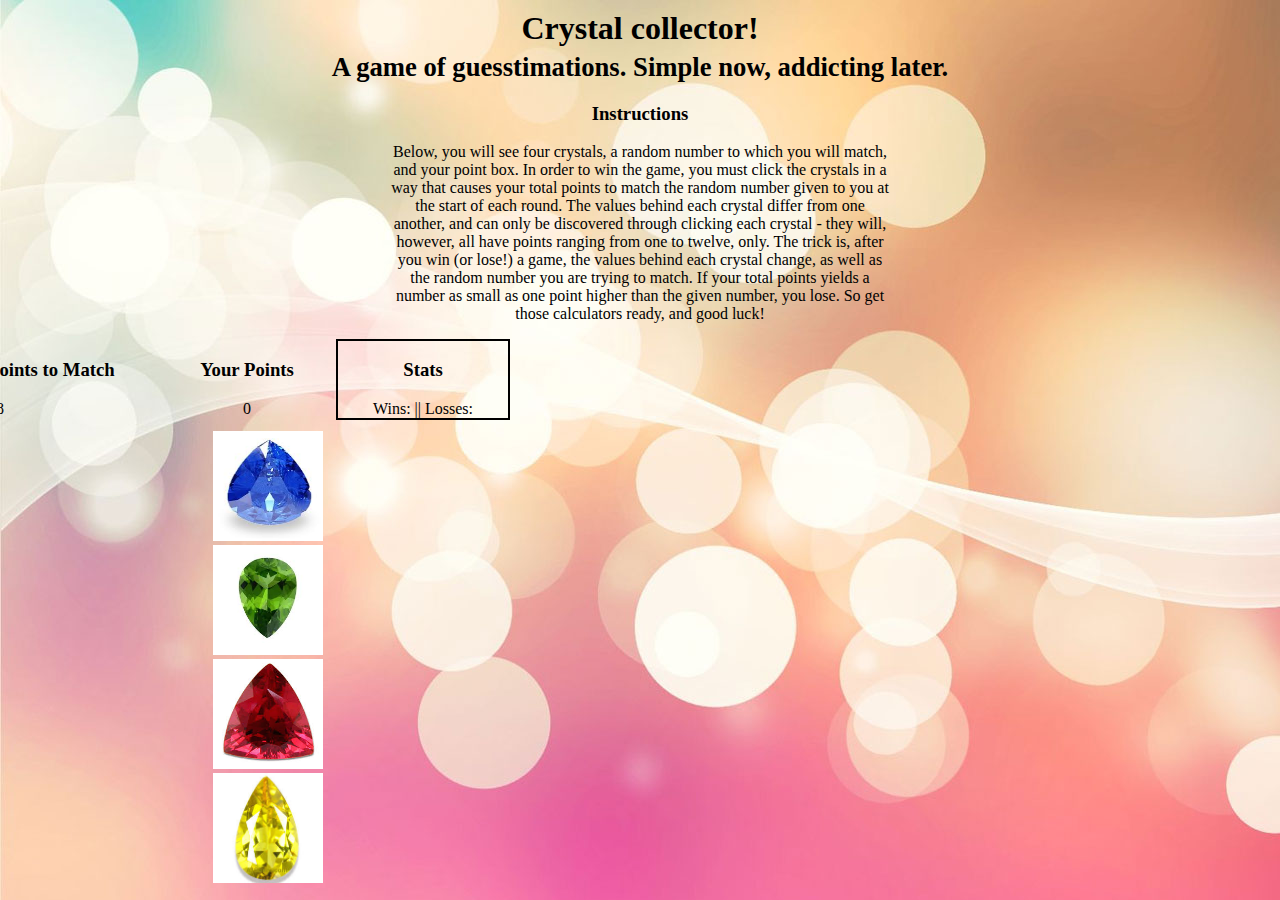
<file: Crystal-Collector/index - Copy.html>
<!DOCTYPE html>
<html lang="en">
<head>
	<link rel="stylesheet" href="https://maxcdn.bootstrapcdn.com/bootstrap/3.3.6/css/bootstrap.min.css" integrity="sha384-1q8mTJOASx8j1Au+a5WDVnPi2lkFfwwEAa8hDDdjZlpLegxhjVME1fgjWPGmkzs7" crossorigin="anonymous">
	<link rel="stylesheet" type="text/css" href="assets/CSS/style.css">
	<script src="https://code.jquery.com/jquery-2.2.4.min.js"></script>
	<script src="assets/javascript/game.js" type="text/javascript"></script>
	<title>Crystal Collector</title>
</head>
<body background="assets/images/background.jpg">
	<div class="page-header">
	  <h1>Crystal collector!
	  	<small>
	  	<br>A game of guesstimations. Simple now, addicting later.
	  	</small>
	  </h1>
	</div>
	<!-- <div class="jumbotron">
		<h1>Crystal collector!</h1>
		<p>A game of guesstimations. Simple now, addicting later.</p>
	</div> -->
	
	<div class="panel panel-warning" id="instructions">
	    <div class="panel-heading">
	    	<h3 class="panel-title">Instructions</h3>
	  	</div>
		<div class="panel-body">
		    Below, you will see four crystals, a random number to which you will match, and your point box.  In order to win the game, you must click the crystals in a way that causes your total points to match the random number given to you at the start of each round.  The values behind each crystal differ from one another, and can only be discovered through clicking each crystal - they will, however, all have points ranging from one to twelve, only.  The trick is, after you win (or lose!) a game, the values behind each crystal change, as well as the random number you are trying to match.  If your total points yields a number as small as one point higher than the given number, you lose.  So get those calculators ready, and good luck!
		</div>
	</div>
	<br>
	<div class="container">
		<div class="panel panel-warning" id="given">
		  	<div class="panel-heading">
		    	<h3 class="panel-title">Points to Match</h3>
		  	</div>
		  	<div class="panel-body" id="scoreToMeet">
		  	</div>
		</div>
		<div class="panel panel-warning" id="points">
		  	<div class="panel-heading">
		    	<h3 class="panel-title">Your Points</h3>
		  	</div>
		  	<div class="panel-body" id=scoreNow>
		    	--
		  	</div>
		</div>
		<div class="panel panel-warning" id="stats">
		  	<div class="panel-heading">
		    	<h3 class="panel-title">Stats</h3>
		  	</div>
		  	<div class="panel-body">
		    	<span id="wins">Wins:  </span> || 
		    	<span id="losses">Losses: </span>
		  	</div>
		</div>
	</div>
	
	<div class="btn-group">
		<button type="button" class="btn btn-default btn-lg" id="buttonReset">Play Again?</button>
	</div>

	<div class="panel panel-warning" id="gemRow">
	  	<div class="panel-body">
		    <div class="row">
				<div class="col-xs-6 col-md-2 col-md-offset-2">
					<img src="assets/images/blue.jpg" class="gems" id="blueGem">
				</div>
				<div class="col-xs-6 col-md-2">
					<img src="assets/images/green.jpg" class="gems" id="greenGem">
				</div>
				<div class="col-xs-6 col-md-2">
					<img src="assets/images/red.jpg" class="gems" id="redGem">
				</div>
				<div class="col-xs-6 col-md-2">
					<img src="assets/images/yellow.jpg" class="gems" id="yellowGem">
				</div>
			</div>
	  	</div>
	</div>
</body>
</html>
</file>
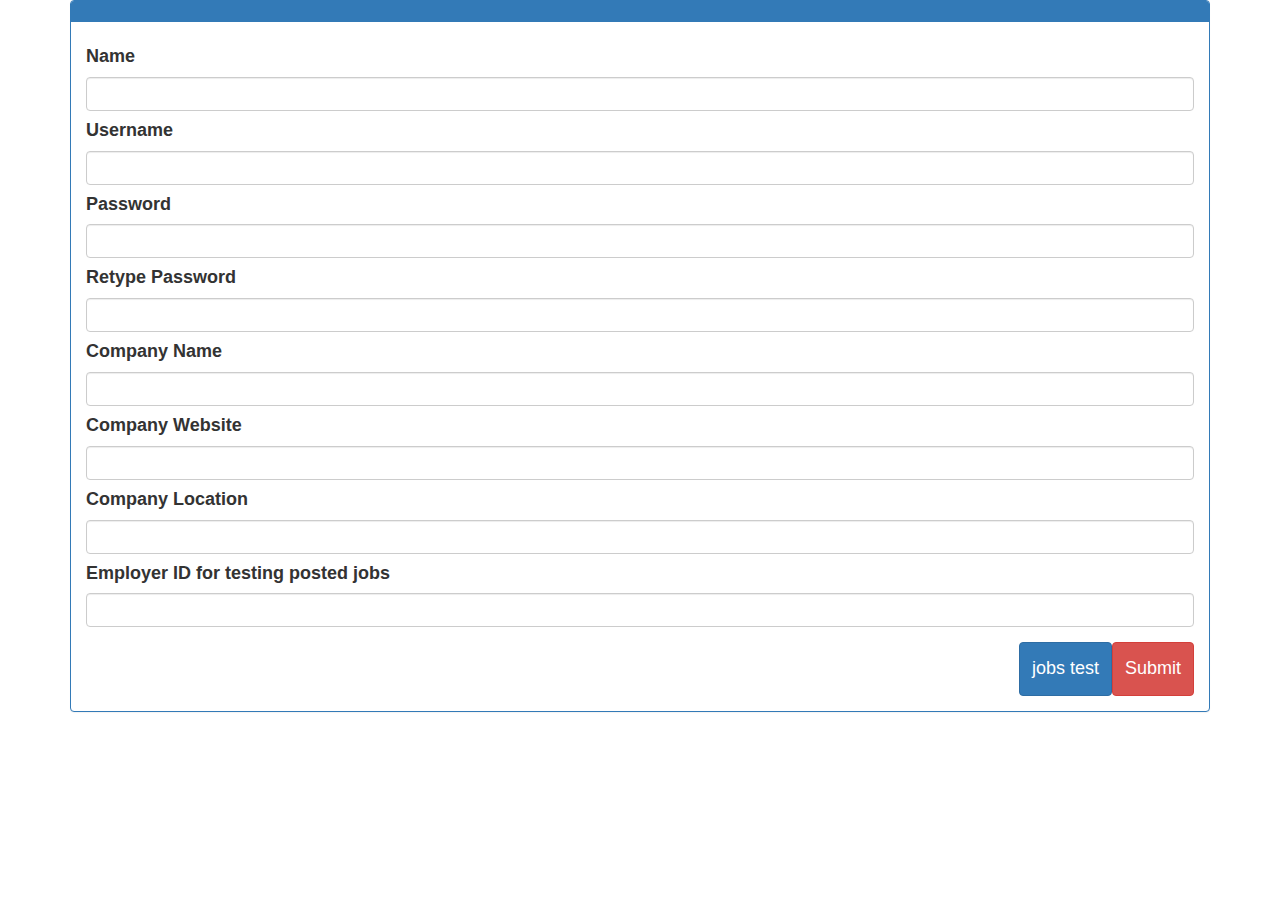
<file: Apprenticeship-Final/dummyhtml/employers.html>
<!DOCTYPE html>
<html>

<head>
<title>employers dummy </title>

<link rel="stylesheet" href="http://maxcdn.bootstrapcdn.com/bootstrap/3.3.6/css/bootstrap.min.css">
<script src="https://ajax.googleapis.com/ajax/libs/jquery/1.12.2/jquery.min.js"></script>
<script src="http://maxcdn.bootstrapcdn.com/bootstrap/3.3.6/js/bootstrap.min.js"></script>

</head>


<body>
	<div class = "container">
		<div class = "row">
			<div class = "col-md-12">
				<div class="panel panel-primary">
						<div class="panel-heading">
							
						</div>
						<div class="panel-body">


							<form >
								<div class="form-group">
									<h4 class=""><strong>Name</strong></h4>
									<input type="text" class="form-control " id="name"  />

									<h4 class=""><strong>Username</strong></h4>
									<input type="text" class="form-control " id="username"  />

									<h4 class=""><strong>Password</strong></h4>
									<input type="text" class="form-control " id="password"  />

									<h4 class=""><strong>Retype Password</strong></h4>
									<input type="text" class="form-control " id="retypePassword"  />

									<h4 class=""><strong>Company Name</strong></h4>
									<input type="text" class="form-control " id = "companyName"  />

									<h4 class=""><strong>Company Website</strong></h4>
									<input type="text" class="form-control " id = "companyWebsite"  />

									<h4 class=""><strong>Company Location</strong></h4>
									<input type="text" class="form-control " id = "companyLocation"  />
								
									<h4 class=""><strong>Employer ID for testing posted jobs</strong></h4>
									<input type="text" class="form-control " id = "employerID"  />
								

								</div>

								
								
							</form>
							<div class="pull-right">
									<button type="button" class="btn btn-danger" id="submit"><h4>Submit</h4></button>
								</div>
						
							<div class="pull-right">
									<button type="button" class="btn btn-primary" id="jobstest"><h4>jobs test</h4></button>
								</div>





						</div>
					</div>



			</div>
		</div>
	</div>
</body>
</html>

<script type = "text/javascript">

var currentURL = window.location.origin;

function postdata(){

	var name = $('#name').val().trim();
	var username = $('#username').val().trim();
	var password = $('#password').val().trim();
	var retypePassword = $('#retypePassword').val().trim();
	var companyName = $('#companyName').val().trim();
	var companyWebsite = $('#companyWebsite').val().trim();
	var companyLocation = $('#companyLocation').val().trim();

	var obj = {
		name:name,
		username:username,
		password:password,
		retypePassword:retypePassword,
		companyName:companyName,
		companyWebsite:companyWebsite,
		companyLocation:companyLocation

	}
	

	$.post(currentURL + "/employerspost" , obj);
		
		
		
	



}

function getJobs(){

	var employerID = $('#employerID').val().trim();

	var obj = {
		employerID:employerID
	}

	$.post('/employerjobs',obj,function(result){

		console.log(result);
	})


}

$('#submit').on('click',function(){
	postdata();
	console.log('clicked');
})

$('#jobstest').on('click',function(){
	getJobs();
	console.log('clicked 2')
})




</script>
</file>
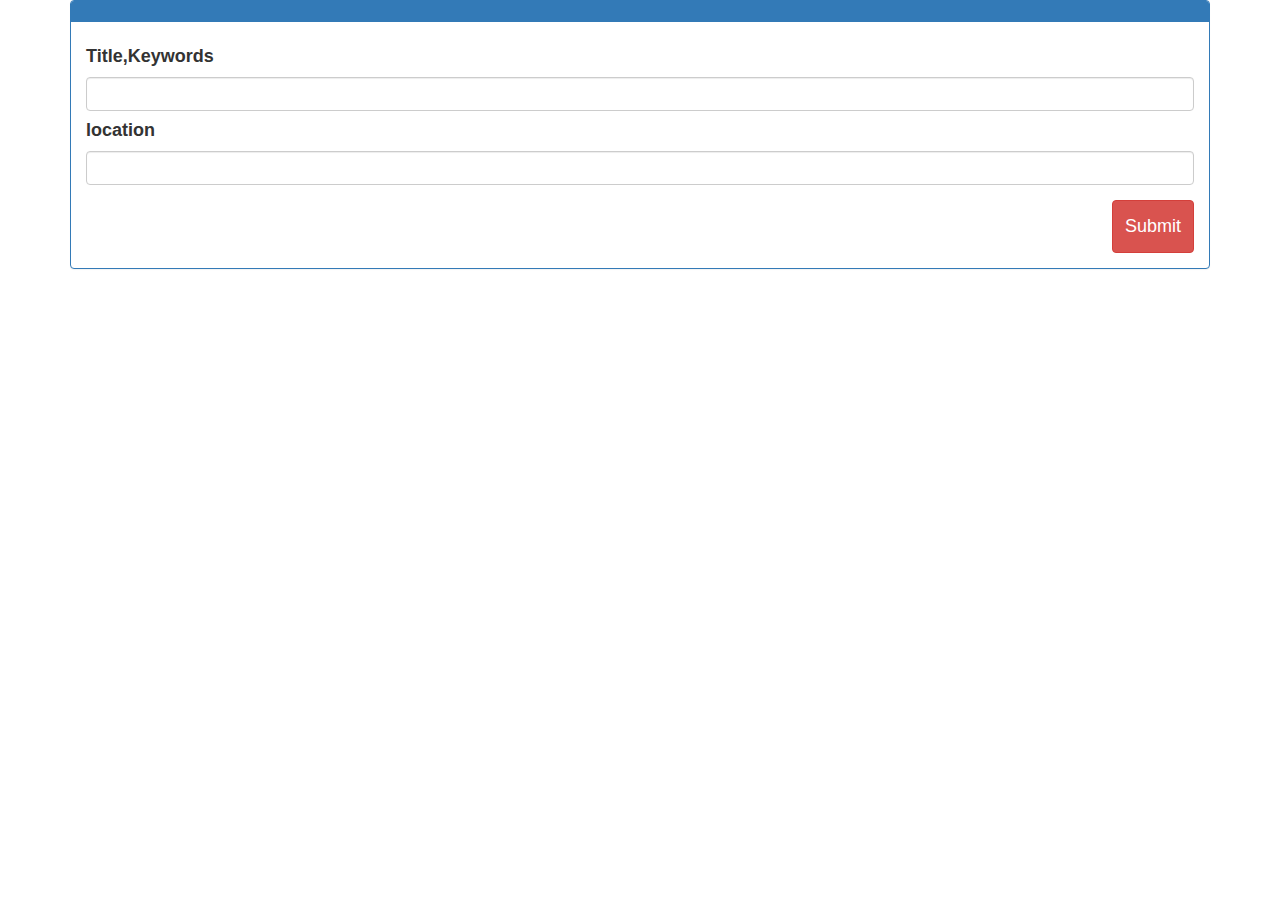
<file: Apprenticeship-Final/dummyhtml/employersearch.html>
<!DOCTYPE html>
<html>

<head>
<title>employer search dummy </title>

<link rel="stylesheet" href="http://maxcdn.bootstrapcdn.com/bootstrap/3.3.6/css/bootstrap.min.css">
<script src="https://ajax.googleapis.com/ajax/libs/jquery/1.12.2/jquery.min.js"></script>
<script src="http://maxcdn.bootstrapcdn.com/bootstrap/3.3.6/js/bootstrap.min.js"></script>

</head>


<body>
	<div class = "container">
		<div class = "row">
			<div class = "col-md-12">
				<div class="panel panel-primary">
						<div class="panel-heading">
							
						</div>
						<div class="panel-body">


							<form >
								<div class="form-group">
									<h4 class=""><strong>Title,Keywords</strong></h4>
									<input type="text" class="form-control " id="mainSubject"  />

									<h4 class=""><strong>location</strong></h4>
									<input type="text" class="form-control " id="location"  />

									
									
								

								</div>

								
								
							</form>
							<div class="pull-right">
									<button type="button" class="btn btn-danger" id="submit"><h4>Submit</h4></button>
								</div>
						</div>
					</div>



			</div>
		</div>
	</div>
</body>
</html>

<script type = "text/javascript">

var currentURL = window.location.origin;

function postdata(){

	var mainSubject = $('#mainSubject').val().trim();
	var location = $('#location').val().trim();
	

	var obj = {
		mainSubject:mainSubject,
		location:location
	}
	

	$.post(currentURL + "/employersearchquery" , obj,function(data){
		console.log(data);
		


	});
		
		
		
	



}

$('#submit').on('click',function(){
	postdata();
	console.log('clicked');
})



</script>
</file>
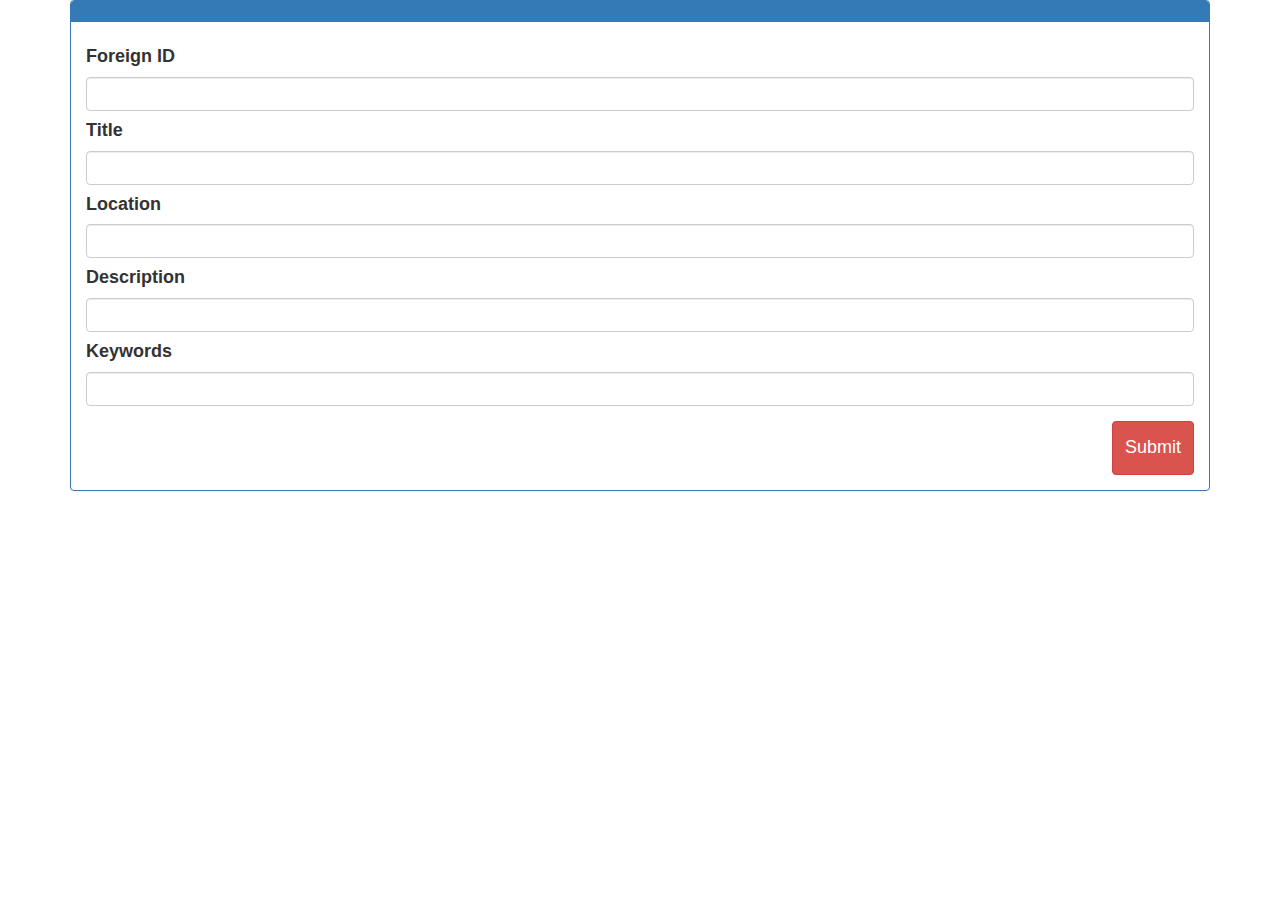
<file: Apprenticeship-Final/dummyhtml/jobsadd.html>
<!DOCTYPE html>
<html>

<head>
<title>jobs add dummy </title>

<link rel="stylesheet" href="http://maxcdn.bootstrapcdn.com/bootstrap/3.3.6/css/bootstrap.min.css">
<script src="https://ajax.googleapis.com/ajax/libs/jquery/1.12.2/jquery.min.js"></script>
<script src="http://maxcdn.bootstrapcdn.com/bootstrap/3.3.6/js/bootstrap.min.js"></script>

</head>


<body>
	<div class = "container">
		<div class = "row">
			<div class = "col-md-12">
				<div class="panel panel-primary">
						<div class="panel-heading">
							
						</div>
						<div class="panel-body">


							<form >
								<div class="form-group">
									<h4 class=""><strong>Foreign ID</strong></h4>
									<input type="text" class="form-control " id="employerIDforeign"  />

									<h4 class=""><strong>Title</strong></h4>
									<input type="text" class="form-control " id="title"  />

									<h4 class=""><strong>Location</strong></h4>
									<input type="text" class="form-control " id="jobLocation"  />

									<h4 class=""><strong>Description</strong></h4>
									<input type="text" class="form-control " id="description"  />

									<h4 class=""><strong>Keywords</strong></h4>
									<input type="text" class="form-control " id="keywords"  />

									
								

								</div>

								
								
							</form>
							<div class="pull-right">
									<button type="button" class="btn btn-danger" id="submit"><h4>Submit</h4></button>
								</div>
						</div>
					</div>



			</div>
		</div>
	</div>
</body>
</html>

<script type = "text/javascript">

var currentURL = window.location.origin;

function postdata(){

	var employerIDforeign = $('#employerIDforeign').val().trim();
	var title = $('#title').val().trim();
	var jobLocation = $('#jobLocation').val().trim();
	var description = $('#description').val().trim();
	var keywords = $('#keywords').val().trim();
	

	var obj = {
		employerIDforeign:employerIDforeign,
		title:title,
		jobLocation:jobLocation,
		description:description,
		keywords:keywords
		

	}
	

	$.post(currentURL + "/jobspost" , obj);
		
		
		
	



}

$('#submit').on('click',function(){
	postdata();
	console.log('clicked');
})



</script>
</file>
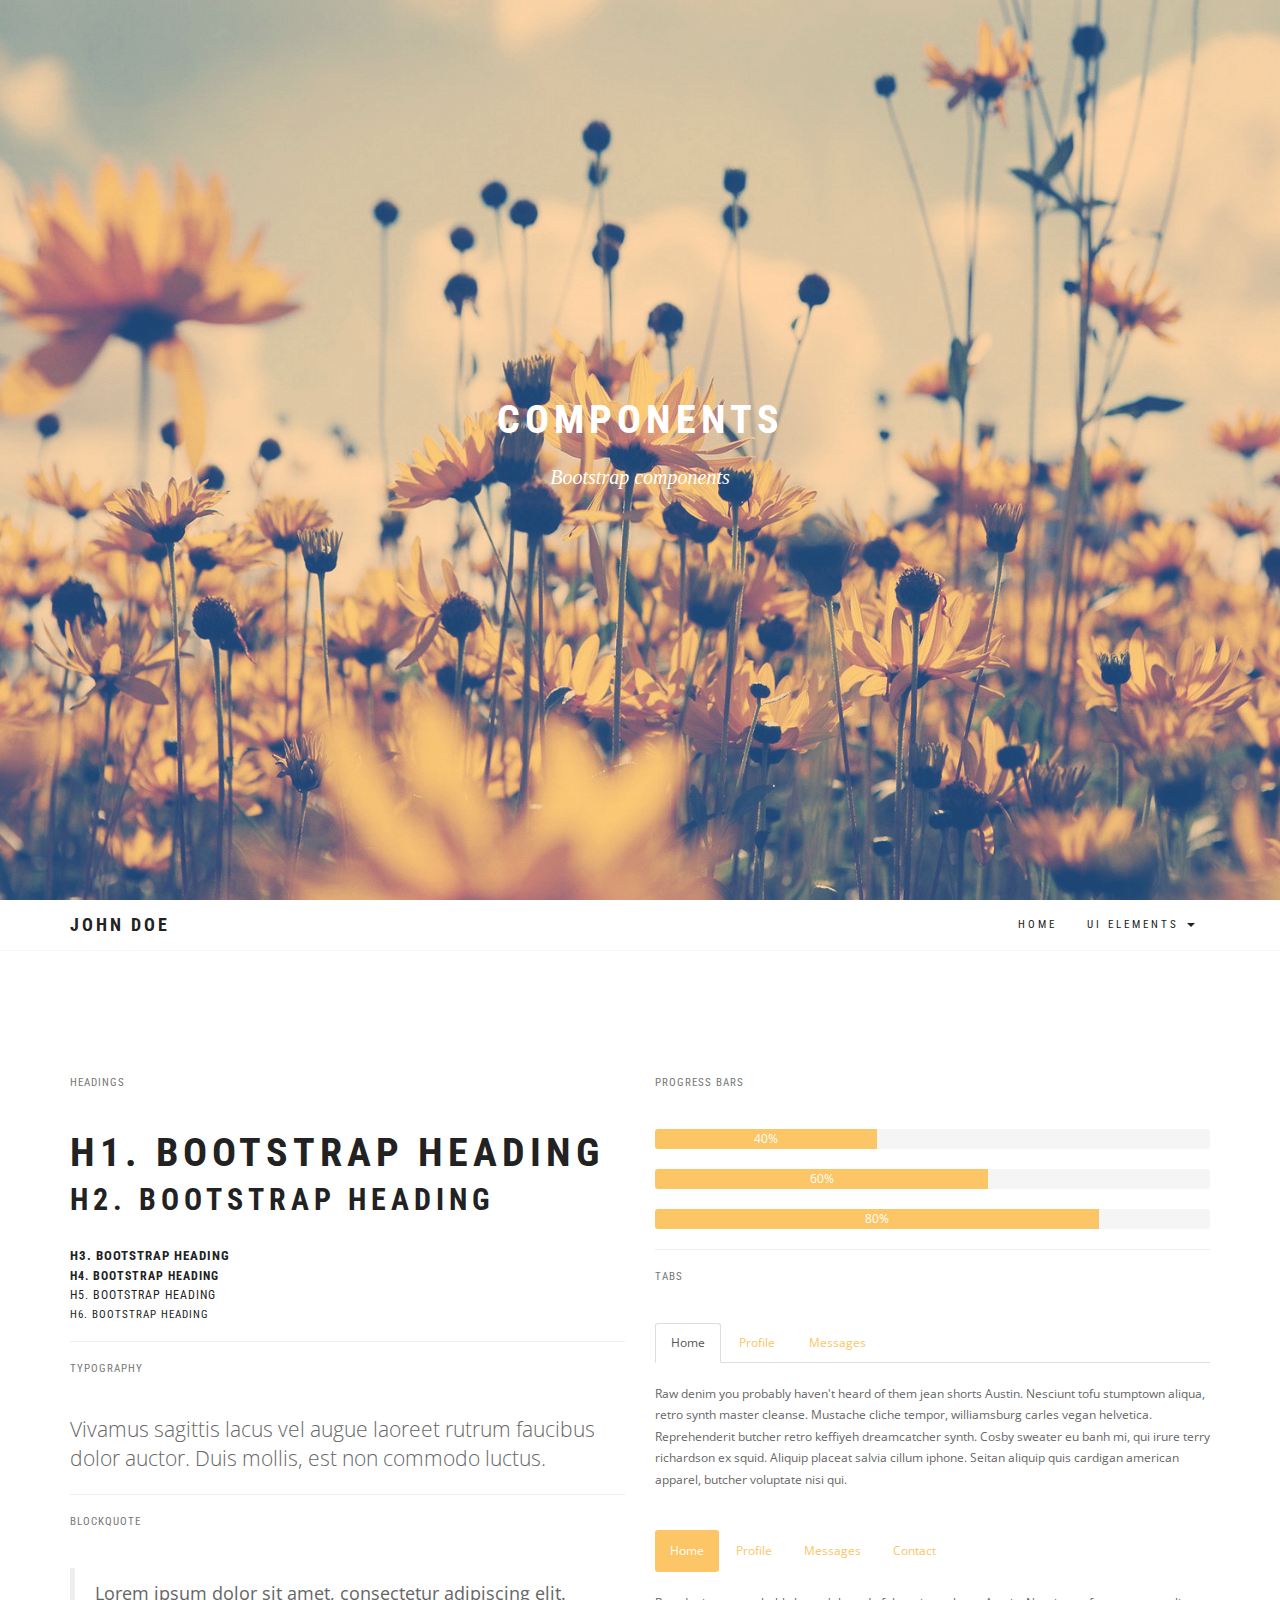
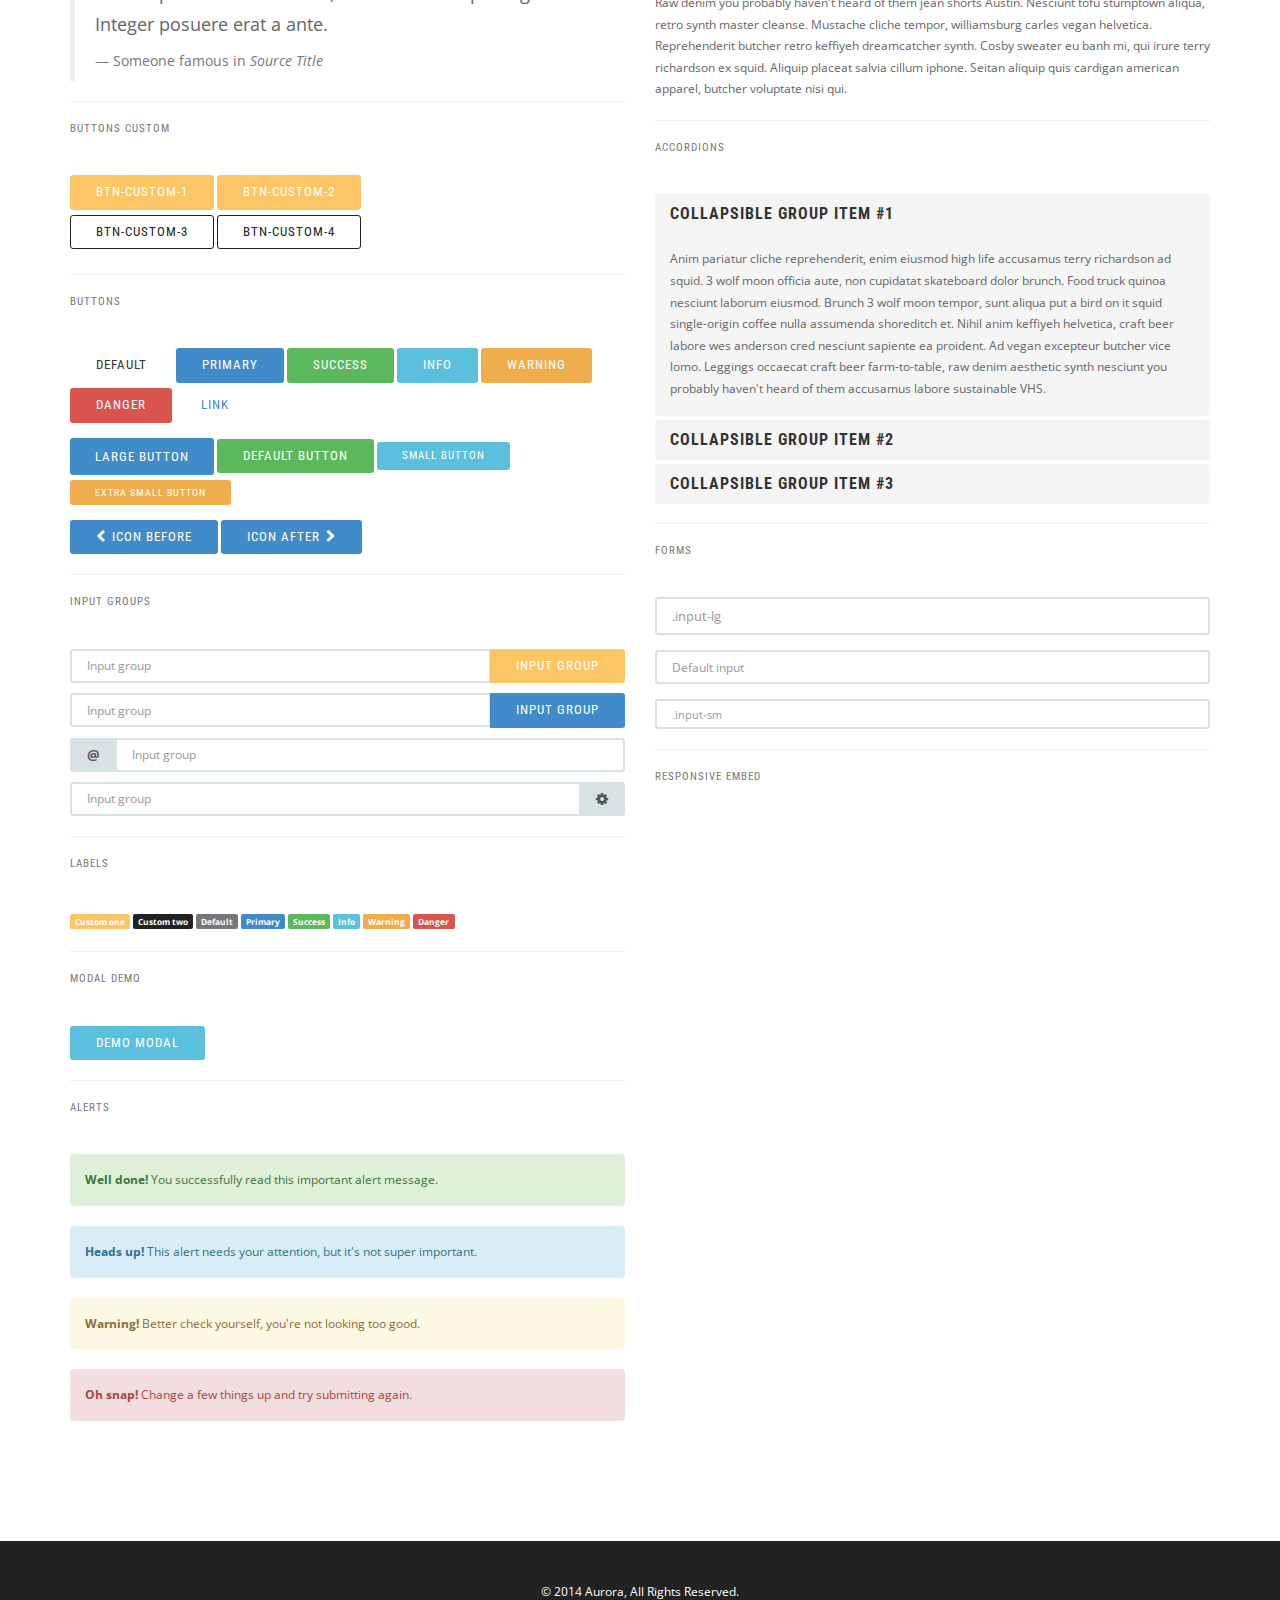
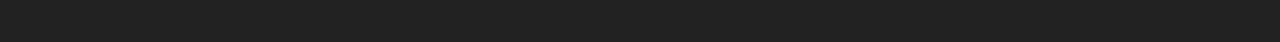
<file: Aurora-v1.1.1/Site/Static/components.html>
﻿<!DOCTYPE html>
<html lang="en">
<head>
	<meta charset="UTF-8">
	<meta name="viewport" content="width=device-width, initial-scale=1.0">
	<meta name="description" content="">
	<meta name="author" content="">

	<title>Aurora</title>

	<!-- CSS -->
	<!-- Bootstrap core CSS -->
	<link href="assets/bootstrap/css/bootstrap.min.css" rel="stylesheet" media="screen">

	<!-- Font Awesome CSS -->
	<link href="assets/css/font-awesome.min.css" rel="stylesheet" media="screen">

	<!-- Elegant icons CSS -->
	<link href="assets/css/simple-line-icons.css" rel="stylesheet" media="screen">

	<!--[if lte IE 7]>
		<script src="assets/js/icons-lte-ie7.js"></script>
	<![endif]-->

	<!-- Magnific-popup lightbox -->
	<link href="assets/css/magnific-popup.css" rel="stylesheet">

	<!-- Owl Carousel -->
	<link href="assets/css/owl.theme.css" rel="stylesheet">
	<link href="assets/css/owl.carousel.css" rel="stylesheet">

	<!-- Animate css -->
	<link href="assets/css/animate.css" rel="stylesheet">

	<!-- Custom styles CSS -->
	<link href="assets/css/style.css" rel="stylesheet" media="screen">
</head>
<body>

	<!-- Preloader -->

	<div id="preloader">
		<div id="status">
			<div class="status-mes"></div>
		</div>
	</div>

	<!-- Home start -->

	<section id="home" class="module-image js-height-full">

		<div class="intro">
			<h1>Components</h1>
			<div class="who-creates">Bootstrap components</div>
		</div>

		<div class="mouse-icon">
			<div class="wheel"></div>
		</div>

	</section>

	<!-- Home end -->

	<!-- Navigation start -->

	<header class="header">

		<nav class="navbar navbar-custom" role="navigation">

			<div class="container">

				<div class="navbar-header">
					<button type="button" class="navbar-toggle" data-toggle="collapse" data-target="#custom-collapse">
						<span class="sr-only">Toggle navigation</span>
						<span class="icon-bar"></span>
						<span class="icon-bar"></span>
						<span class="icon-bar"></span>
					</button>
					<a class="navbar-brand" href="index.html">John Doe</a>
				</div>

				<div class="collapse navbar-collapse" id="custom-collapse">
					<ul class="nav navbar-nav navbar-right">
						<li><a href="index.html">home</a></li>
						<li class="dropdown">
							<a href="#" class="dropdown-toggle" data-toggle="dropdown">
								UI Elements <span class="caret"></span>
							</a>
							<ul class="dropdown-menu" role="menu">
								<li><a href="icons.html">Icons</a></li>
								<li><a href="components.html">Components</a></li>
							</ul>
						</li>
					</ul>
				</div>

			</div>

		</nav>

	</header>

	<!-- Navigation end -->

	<!-- Components start -->

	<section class="module">
		<div class="container">

			<div class="row">

				<div class="col-md-6">

					<!-- Headings -->
					<h6 class="text-muted long-down">Headings</h6>
					<h1>h1. Bootstrap heading</h1>
					<h2>h2. Bootstrap heading</h2>
					<h3>h3. Bootstrap heading</h3>
					<h4>h4. Bootstrap heading</h4>
					<h5>h5. Bootstrap heading</h5>
					<h6>h6. Bootstrap heading</h6>

					<hr>
					<!-- Typography -->
					<h6 class="text-muted long-down">Typography</h6>

					<p class="lead">Vivamus sagittis lacus vel augue laoreet rutrum faucibus dolor auctor. Duis mollis, est non commodo luctus.</p>

					<hr>
					<!-- Blockquote -->
					<h6 class="text-muted long-down">Blockquote</h6>

					<blockquote>
						<p>Lorem ipsum dolor sit amet, consectetur adipiscing elit. Integer posuere erat a ante.</p>
						<footer>Someone famous in <cite title="Source Title">Source Title</cite></footer>
					</blockquote>

					<hr>
					<!-- Buttons -->
					<h6 class="text-muted long-down">Buttons custom</h6>

					<p class="btn-list">
						<button type="button" class="btn btn-custom-1">btn-custom-1</button>
						<button type="button" class="btn btn-custom-2">btn-custom-2</button><br/>
						<button type="button" class="btn btn-custom-3">btn-custom-3</button>
						<button type="button" class="btn btn-custom-4">btn-custom-4</button>
					</p>

					<hr>
					<h6 class="text-muted long-down">Buttons</h6>

					<p class="btn-list">
						<button type="button" class="btn btn-default">Default</button>
						<button type="button" class="btn btn-primary">Primary</button>
						<button type="button" class="btn btn-success">Success</button>
						<button type="button" class="btn btn-info">Info</button>
						<button type="button" class="btn btn-warning">Warning</button>
						<button type="button" class="btn btn-danger">Danger</button>
						<button type="button" class="btn btn-link">Link</button>
					</p>

					<p class="btn-list">
						<button type="button" class="btn btn-primary btn-lg">Large button</button>
						<button type="button" class="btn btn-success">Default button</button>
						<button type="button" class="btn btn-info btn-sm">Small button</button>
						<button type="button" class="btn btn-warning btn-xs">Extra small button</button>
					</p>

					<p>
						<button type="button" class="btn btn-primary">
							<i class="icon-before fa fa-chevron-left"></i>Icon before
						</button>

						<button type="button" class="btn btn-primary">
							Icon after<i class="icon-after fa fa-chevron-right"></i>
						</button>
					</p>

					<hr>
					<h6 class="text-muted long-down">Input groups</h6>

					<p>
						<div class="input-group">
							<input type="text" class="form-control" placeholder="Input group">
							<span class="input-group-btn">
								<button type="submit" class="btn btn-custom-2">Input group</button>
							</span>
						</div>
					</p>
					<p>
						<div class="input-group">
							<input type="text" class="form-control" placeholder="Input group">
							<span class="input-group-btn">
								<button type="submit" class="btn btn-primary">Input group</button>
							</span>
						</div>
					</p>
					<p>
						<div class="input-group">
							<span class="input-group-addon">@</span>
							<input type="text" class="form-control" placeholder="Input group">
						</div>
					</p>
					<p>
						<div class="input-group">
							<input type="text" class="form-control" placeholder="Input group">
							<span class="input-group-addon"><i class="fa fa-cog"></i></span>
						</div>
					</p>


					<hr>
					<!-- Labels -->
					<h6 class="text-muted long-down">Labels</h6>

					<p>
						<span class="label label-custom-1">Custom one</span>
						<span class="label label-custom-2">Custom two</span>
						<span class="label label-default">Default</span>
						<span class="label label-primary">Primary</span>
						<span class="label label-success">Success</span>
						<span class="label label-info">Info</span>
						<span class="label label-warning">Warning</span>
						<span class="label label-danger">Danger</span>
					</p>

					<hr>
					<!-- Modal Demo -->
					<h6 class="text-muted long-down">Modal Demo</h6>

					<p>
						<!-- Button trigger modal -->
						<button class="btn btn-info " data-toggle="modal" data-target="#myModal">Demo modal</button>
					</p>

					<!-- Modal -->
					<div class="modal fade" id="myModal" tabindex="-1" role="dialog" aria-labelledby="myModalLabel" aria-hidden="true">
						<div class="modal-dialog">
							<div class="modal-content">
								<div class="modal-header">
									<button type="button" class="close" data-dismiss="modal" aria-hidden="true">×</button>
									<h4 class="modal-title" id="myModalLabel">Modal title</h4>
								</div>
								<div class="modal-body">
									...
								</div>
								<div class="modal-footer">
									<button type="button" class="btn btn-default" data-dismiss="modal">Close</button>
									<button type="button" class="btn btn-primary">Save changes</button>
								</div>
							</div>
						</div>
					</div>

					<hr>
					<!-- Alerts -->
					<h6 class="text-muted long-down">Alerts</h6>

					<div class="alert alert-success">
						<strong>Well done!</strong> You successfully read this important alert message.
					</div>

					<div class="alert alert-info">
						<strong>Heads up!</strong> This alert needs your attention, but it's not super important.
					</div>

					<div class="alert alert-warning">
						<strong>Warning!</strong> Better check yourself, you're not looking too good.
					</div>

					<div class="alert alert-danger long">
						<strong>Oh snap!</strong> Change a few things up and try submitting again.
					</div>

				</div><!-- .col-md -->

				<div class="col-lg-6">

					<!-- Progress Bars -->
					<h6 class="text-muted long-down">Progress Bars</h6>

					<div class="progress">
						<div class="progress-bar" role="progressbar" aria-valuenow="40" aria-valuemin="0" aria-valuemax="100" style="width: 40%">
							40%
						</div>
					</div>

					<div class="progress">
						<div class="progress-bar" role="progressbar" aria-valuenow="60" aria-valuemin="0" aria-valuemax="100" style="width: 60%;">
							60%
						</div>
					</div>

					<div class="progress">
						<div class="progress-bar" role="progressbar" aria-valuenow="80" aria-valuemin="0" aria-valuemax="100" style="width: 80%;">
							80%
						</div>
					</div>

					<hr>
					<!-- Tabs -->
					<h6 class="text-muted long-down">Tabs</h6>

					<!-- Nav tabs -->
					<ul class="nav nav-tabs">
						<li class="active"><a href="#tab1" data-toggle="tab">Home</a></li>
						<li><a href="#tab1" data-toggle="tab">Profile</a></li>
						<li><a href="#tab2" data-toggle="tab">Messages</a></li>
					</ul>

					<!-- Tab panes -->
					<div class="tab-content long-down">

						<div class="tab-pane active" id="tab1">Raw denim you probably haven't heard of them jean shorts Austin. Nesciunt tofu stumptown aliqua, retro synth master cleanse. Mustache cliche tempor, williamsburg carles vegan helvetica. Reprehenderit butcher retro keffiyeh dreamcatcher synth. Cosby sweater eu banh mi, qui irure terry richardson ex squid. Aliquip placeat salvia cillum iphone. Seitan aliquip quis cardigan american apparel, butcher voluptate nisi qui.</div>

						<div class="tab-pane" id="tab2">Mustache cliche tempor, williamsburg carles vegan helvetica. Reprehenderit butcher retro keffiyeh dreamcatcher synth. Cosby sweater eu banh mi, qui irure terry richardson ex squid. Aliquip placeat salvia cillum iphone. Seitan aliquip quis cardigan american apparel, butcher voluptate nisi qui.</div>

						<div class="tab-pane" id="tab3">Raw denim you probably haven't heard of them jean shorts Austin. Nesciunt tofu stumptown aliqua, retro synth master cleanse. Mustache cliche tempor, williamsburg carles vegan helvetica. Reprehenderit butcher retro keffiyeh dreamcatcher synth.</div>
					</div>

					<!-- Nav tabs -->
					<ul class="nav nav-pills">
						<li class="active"><a href="#tab1" data-toggle="tab">Home</a></li>
						<li><a href="#tab11" data-toggle="tab">Profile</a></li>
						<li><a href="#tab22" data-toggle="tab">Messages</a></li>
						<li><a href="#tab33" data-toggle="tab">Contact</a></li>
					</ul>

					<!-- Tab panes -->
					<div class="tab-content long">

						<div class="tab-pane active" id="tab11">Raw denim you probably haven't heard of them jean shorts Austin. Nesciunt tofu stumptown aliqua, retro synth master cleanse. Mustache cliche tempor, williamsburg carles vegan helvetica. Reprehenderit butcher retro keffiyeh dreamcatcher synth. Cosby sweater eu banh mi, qui irure terry richardson ex squid. Aliquip placeat salvia cillum iphone. Seitan aliquip quis cardigan american apparel, butcher voluptate nisi qui.</div>

						<div class="tab-pane" id="tab22">Mustache cliche tempor, williamsburg carles vegan helvetica. Reprehenderit butcher retro keffiyeh dreamcatcher synth. Cosby sweater eu banh mi, qui irure terry richardson ex squid. Aliquip placeat salvia cillum iphone. Seitan aliquip quis cardigan american apparel, butcher voluptate nisi qui.</div>

						<div class="tab-pane" id="tab33">Raw denim you probably haven't heard of them jean shorts Austin. Nesciunt tofu stumptown aliqua, retro synth master cleanse. Mustache cliche tempor, williamsburg carles vegan helvetica. Reprehenderit butcher retro keffiyeh dreamcatcher synth.</div>
					</div>

					<hr>
					<!-- Accordions -->
					<h6 class="text-muted long-down">Accordions</h6>

					<div class="panel-group long" id="accordion">
						<div class="panel panel-default">

							<div class="panel-heading">
								<h4 class="panel-title">
									<a data-toggle="collapse" data-parent="#accordion" href="#collapseOne">
										Collapsible Group Item #1
									</a>
								</h4>
							</div>

							<div id="collapseOne" class="panel-collapse collapse in">
								<div class="panel-body">
									Anim pariatur cliche reprehenderit, enim eiusmod high life accusamus terry richardson ad squid. 3 wolf moon officia aute, non cupidatat skateboard dolor brunch. Food truck quinoa nesciunt laborum eiusmod. Brunch 3 wolf moon tempor, sunt aliqua put a bird on it squid single-origin coffee nulla assumenda shoreditch et. Nihil anim keffiyeh helvetica, craft beer labore wes anderson cred nesciunt sapiente ea proident. Ad vegan excepteur butcher vice lomo. Leggings occaecat craft beer farm-to-table, raw denim aesthetic synth nesciunt you probably haven't heard of them accusamus labore sustainable VHS.
								</div>
							</div>
						</div>

						<div class="panel panel-default">

							<div class="panel-heading">
								<h4 class="panel-title">
									<a data-toggle="collapse" data-parent="#accordion" href="#collapseTwo">
										Collapsible Group Item #2
									</a>
								</h4>
							</div>

							<div id="collapseTwo" class="panel-collapse collapse">
								<div class="panel-body">
									Anim pariatur cliche reprehenderit, enim eiusmod high life accusamus terry richardson ad squid. 3 wolf moon officia aute, non cupidatat skateboard dolor brunch. Food truck quinoa nesciunt laborum eiusmod. Brunch 3 wolf moon tempor, sunt aliqua put a bird on it squid single-origin coffee nulla assumenda shoreditch et. Nihil anim keffiyeh helvetica, craft beer labore wes anderson cred nesciunt sapiente ea proident. Ad vegan excepteur butcher vice lomo. Leggings occaecat craft beer farm-to-table, raw denim aesthetic synth nesciunt you probably haven't heard of them accusamus labore sustainable VHS.
								</div>
							</div>
						</div>

						<div class="panel panel-default">

							<div class="panel-heading">
								<h4 class="panel-title">
									<a data-toggle="collapse" data-parent="#accordion" href="#collapseThree">
										Collapsible Group Item #3
									</a>
								</h4>
							</div>

							<div id="collapseThree" class="panel-collapse collapse">
								<div class="panel-body">
									Anim pariatur cliche reprehenderit, enim eiusmod high life accusamus terry richardson ad squid. 3 wolf moon officia aute, non cupidatat skateboard dolor brunch. Food truck quinoa nesciunt laborum eiusmod. Brunch 3 wolf moon tempor, sunt aliqua put a bird on it squid single-origin coffee nulla assumenda shoreditch et. Nihil anim keffiyeh helvetica, craft beer labore wes anderson cred nesciunt sapiente ea proident. Ad vegan excepteur butcher vice lomo. Leggings occaecat craft beer farm-to-table, raw denim aesthetic synth nesciunt you probably haven't heard of them accusamus labore sustainable VHS.
								</div>
							</div>
						</div>
					</div>

					<hr>
					<!-- Forms -->
					<h6 class="text-muted long-down">Forms</h6>

					<div class="form-group">
						<input class="form-control input-lg" type="text" placeholder=".input-lg">
					</div>

					<div class="form-group">
						<input class="form-control" type="text" placeholder="Default input">
					</div>

					<div class="form-group">
						<input class="form-control input-sm" type="text" placeholder=".input-sm">
					</div>

					<hr>
					<!-- Responsive embed -->
					<h6 class="text-muted long-down">Responsive embed</h6>


					<iframe width="420" height="250" src="//www.youtube.com/embed/zpOULjyy-n8?rel=0" frameborder="0" allowfullscreen></iframe>


				</div><!-- .col-md -->

			</div><!-- .row -->
		</div><!-- .container -->
	</section>

	<!-- Components end -->

	<!-- Footer start -->

	<footer id="footer">
		<div class="container">
			<div class="row">

				<div class="col-sm-12">

					<p class="copyright">
						© 2014 Aurora, All Rights Reserved.
					</p>

				</div>

			</div><!-- .row -->
		</div><!-- .container -->
	</footer>

	<!-- Footer end -->

	<!-- Scroll-up -->

	<div class="scroll-up">
		<a href="#home"><i class="fa fa-angle-double-up"></i></a>
	</div>

	<!-- Javascript files -->

	<script src="assets/js/jquery-1.11.1.min.js"></script>
	<script src="assets/bootstrap/js/bootstrap.min.js"></script>
	<script src="assets/js/jquery.magnific-popup.min.js"></script>
	<script src="assets/js/jquery.parallax-1.1.3.js"></script>
	<script src="assets/js/imagesloaded.pkgd.js"></script>
	<script src="assets/js/jquery.shuffle.min.js"></script>
	<script src="assets/js/twitterFetcher_min.js"></script>
	<script src="assets/js/owl.carousel.min.js"></script>
	<script src="assets/js/jquery.fitvids.js"></script>
	<script src="assets/js/jquery.sticky.js"></script>
	<script src="assets/js/smoothscroll.js"></script>
	<script src="assets/js/wow.min.js"></script>
	<!-- Google Maps -->
	<script src="http://maps.google.com/maps/api/js?sensor=true"></script>
	<script src="assets/js/gmaps.js"></script>
	<!-- Custom scripts -->
	<script src="assets/js/custom.js"></script>
	<script src="assets/js/custom-shuffle-init.js"></script>

</body>
</html>
</file>
<file: Cats-Trivia/assets/CSS/style.css>
body {
	background-repeat: repeat-y;
	background-size: 1400px 1300px;
}

.jumbotron {
	background-color: #ffcc99;
	width: 560px;
	height: 300px;
	margin: auto;
	text-align: center;
	padding: 4px;
	border-radius: 15px;
	margin-top: 1cm;
}

.panel-default {
	width: 10cm;
	margin: auto;
}

#counter {
	text-align: center;
}
</file>
<file: Crystal-Collector/assets/CSS/style.css>
h1 {
	text-align: center;
	border-radius: 10px;
	margin: auto;
	margin-top: 10px;
	font-weight: bold;
}

#instructions {
	width: 500px;
	height: 230px;
	text-align: center;
	margin: auto;
}

.info{
	text-align: left;
}

.container{
	width:600px;
	text-align:left;
	margin-top:-10px;
	margin-left:-20px;
	height:30px
}

#given{
	width: 170px;
	text-align: left;
	display: inline-block;
	padding-left:0px
}

#points {
	width: 170px;	
	text-align: center;
	display: inline-block;
}

#stats {
	width: 170px;	
	text-align: center;
	display: inline-block;
	margin-top:-10px;
	border:2px solid black
}

.gems {
	width:110px;
	height:110px
}

#gemRow {
	width: 600px;	
	margin-top:60px;	
	padding-left:0px;
	height:110px;
	min-width:500px;
	text-align:center;
	display:inline-block;
	margin-left:-40px

	
}

#buttonReset {
	margin-left: 10cm;
	margin-top:65px
}

.page-header{
  margin:10px 10px;
  border:0px
}

.h4Txt{
margin-bottom:2px
}
</file>
<file: Hangman-Game1/assets/CSS/style.css>
.container{
margin-top:0px;
text-align:center;
width:100%;
height:600px;
min-width:850px

}

.backgroundBuddha{
 background:url("../images/buddha.jpg"); 
 background-size:100%;
 background-repeat: no-repeat; 
 margin-left:0px;

 
}

.infoBudha{
font-size:12px;
padding-left:330px;
margin-top:0px

}
.page-header{
  margin-top:20px;
  margin-bottom:-15px;
  border:0px; 
  text-align:left;
  padding-left:300px;
  color:black
}

h1 {
	margin-top:-0px;
	text-align:left;
}

#word {
	color: green;		
	margin-top:-2px;
    margin-bottom:2px;
    text-align:left;    	
}

#word h2 {
	color: black;	
    font-size:20px;
    margin-bottom:0px;   
    margin-left:310px
    
}

.panel {
	width: 500px;
	height: 450px;
	margin-left:420px
}

panel-body{
    text-align: left;
}


#gameArea{
padding-top:0px;
padding-left:40px;
margin-left:300px;
color:white;
font-size:24px;
text-transform: uppercase;

}


#instructions {
	text-align: center;
}


#stats {
	width: 400px;
	height: 280px;
	margin-left:305px;
	margin-top:0px;
	text-align: left;
	min-width:400px;
	border:2px solid black;
    border-radius:5px
}


.textLeft{
    text-align: left;
}
.wrong-guesses-hdr{
margin-top:-15px;
}

#incorrectGuesses{
color:red;
font-size:16px;
text-transform: uppercase;
margin-bottom:10px;


}

.wins-hdr{
margin-top:15px

}
</file>
<file: Aurora-v1.1.1/Docs/assets/css/prettify.css>
.pln{color:#000}@media screen{.str{color:#080}.kwd{color:#008}.com{color:#800}.typ{color:#606}.lit{color:#066}.pun,.opn,.clo{color:#660}.tag{color:#008}.atn{color:#606}.atv{color:#080}.dec,.var{color:#606}.fun{color:red}}@media print,projection{.str{color:#060}.kwd{color:#006;font-weight:bold}.com{color:#600;font-style:italic}.typ{color:#404;font-weight:bold}.lit{color:#044}.pun,.opn,.clo{color:#440}.tag{color:#006;font-weight:bold}.atn{color:#404}.atv{color:#060}}pre.prettyprint{padding:2px;border:1px solid #888}ol.linenums{margin-top:0;margin-bottom:0}li.L0,li.L1,li.L2,li.L3,li.L5,li.L6,li.L7,li.L8{list-style-type:none}li.L1,li.L3,li.L5,li.L7,li.L9{background:#eee}
</file>
<file: Aurora-v1.1.1/Docs/assets/css/style.css>
@import url(http://fonts.googleapis.com/css?family=Lato:400,700,300italic);

body {
	background: #F5F5F5;
	font: 400 16px/1.8 'Lato', sans-serif;
	color: #444;	
}

img {
	max-width: 100%;
	height: auto;
}

a { 
	color: #19B5FE; 
}

a:hover { 
	color: #1C92C9; 
}

h1, h2, h3, h4 {
	font-family: 'Lato', sans-serif;
	font-weight: 700;
	line-height: 1.2;
	color: #242424;
	margin: 15px 0 15px;
}

h1 { font-size: 38px; margin: 0 0 30px; }

h2 { font-size: 32px; margin: 25px 0; }

h3 { font-size: 24px; margin: 20px 0; }

h4 { font-size: 16px; }
 
p {
	margin: 0 0 15px;
}
s
.container {
	max-width: 1020px;
}

.main {
	background: #FFF;
	margin: 100px auto;
	padding: 30px;
}

pre {
	border-radius: 0;
}

pre.prettyprint {
	padding: 10px 5px;
	border: 0;
}

.info {
	padding: 10px 10px;
	background-color: #f4f8fa;
	border-left: 3px solid #5bc0de;
}

.affix {
	top: 10px;
}

.sidebar a {
	color: #444;
}

.sidebar li > ul {
	padding-left: 10px;
	display: block;
}

.sidebar .nav > .active > a, 
.sidebar .nav > .active:hover > a, 
.sidebar .nav > .active:focus > a {
	color: #19B5FE; 
	font-weight: 700;
}
</file>
<file: assets/css/simple-line-icons.css>
@font-face {
	font-family: 'Simple-Line-Icons';
	src:url('../fonts/Simple-Line-Icons.eot');
	src:url('../fonts/Simple-Line-Icons.eot?#iefix') format('embedded-opentype'),
		url('../fonts/Simple-Line-Icons.woff') format('woff'),
		url('../fonts/Simple-Line-Icons.ttf') format('truetype'),
		url('../fonts/Simple-Line-Icons.svg#Simple-Line-Icons') format('svg');
	font-weight: normal;
	font-style: normal;
}

/* Use the following CSS code if you want to use data attributes for inserting your icons */
[data-icon]:before {
	font-family: 'Simple-Line-Icons';
	content: attr(data-icon);
	speak: none;
	font-weight: normal;
	font-variant: normal;
	text-transform: none;
	line-height: 1;
	-webkit-font-smoothing: antialiased;
	-moz-osx-font-smoothing: grayscale;
}

/* Use the following CSS code if you want to have a class per icon */
/*
Instead of a list of all class selectors,
you can use the generic selector below, but it's slower:
[class*="icon-"] {
*/
.icon-user-female, .icon-user-follow, .icon-user-following, .icon-user-unfollow, .icon-trophy, .icon-screen-smartphone, .icon-screen-desktop, .icon-plane, .icon-notebook, .icon-moustache, .icon-mouse, .icon-magnet, .icon-energy, .icon-emoticon-smile, .icon-disc, .icon-cursor-move, .icon-crop, .icon-credit-card, .icon-chemistry, .icon-user, .icon-speedometer, .icon-social-youtube, .icon-social-twitter, .icon-social-tumblr, .icon-social-facebook, .icon-social-dropbox, .icon-social-dribbble, .icon-shield, .icon-screen-tablet, .icon-magic-wand, .icon-hourglass, .icon-graduation, .icon-ghost, .icon-game-controller, .icon-fire, .icon-eyeglasses, .icon-envelope-open, .icon-envelope-letter, .icon-bell, .icon-badge, .icon-anchor, .icon-wallet, .icon-vector, .icon-speech, .icon-puzzle, .icon-printer, .icon-present, .icon-playlist, .icon-pin, .icon-picture, .icon-map, .icon-layers, .icon-handbag, .icon-globe-alt, .icon-globe, .icon-frame, .icon-folder-alt, .icon-film, .icon-feed, .icon-earphones-alt, .icon-earphones, .icon-drop, .icon-drawer, .icon-docs, .icon-directions, .icon-direction, .icon-diamond, .icon-cup, .icon-compass, .icon-call-out, .icon-call-in, .icon-call-end, .icon-calculator, .icon-bubbles, .icon-briefcase, .icon-book-open, .icon-basket-loaded, .icon-basket, .icon-bag, .icon-action-undo, .icon-action-redo, .icon-wrench, .icon-umbrella, .icon-trash, .icon-tag, .icon-support, .icon-size-fullscreen, .icon-size-actual, .icon-shuffle, .icon-share-alt, .icon-share, .icon-rocket, .icon-question, .icon-pie-chart, .icon-pencil, .icon-note, .icon-music-tone-alt, .icon-music-tone, .icon-microphone, .icon-loop, .icon-logout, .icon-login, .icon-list, .icon-like, .icon-home, .icon-grid, .icon-graph, .icon-equalizer, .icon-dislike, .icon-cursor, .icon-control-start, .icon-control-rewind, .icon-control-play, .icon-control-pause, .icon-control-forward, .icon-control-end, .icon-calendar, .icon-bulb, .icon-bar-chart, .icon-arrow-up, .icon-arrow-right, .icon-arrow-left, .icon-arrow-down, .icon-ban, .icon-bubble, .icon-camcorder, .icon-camera, .icon-check, .icon-clock, .icon-close, .icon-cloud-download, .icon-cloud-upload, .icon-doc, .icon-envelope, .icon-eye, .icon-flag, .icon-folder, .icon-heart, .icon-info, .icon-key, .icon-link, .icon-lock, .icon-lock-open, .icon-magnifier, .icon-magnifier-add, .icon-magnifier-remove, .icon-paper-clip, .icon-paper-plane, .icon-plus, .icon-pointer, .icon-power, .icon-refresh, .icon-reload, .icon-settings, .icon-star, .icon-symbol-female, .icon-symbol-male, .icon-target, .icon-volume-1, .icon-volume-2, .icon-volume-off, .icon-users {
	font-family: 'Simple-Line-Icons';
	speak: none;
	font-style: normal;
	font-weight: normal;
	font-variant: normal;
	text-transform: none;
	line-height: 1;
	-webkit-font-smoothing: antialiased;
}
.icon-user-female:before {
	content: "\e000";
}
.icon-user-follow:before {
	content: "\e002";
}
.icon-user-following:before {
	content: "\e003";
}
.icon-user-unfollow:before {
	content: "\e004";
}
.icon-trophy:before {
	content: "\e006";
}
.icon-screen-smartphone:before {
	content: "\e010";
}
.icon-screen-desktop:before {
	content: "\e011";
}
.icon-plane:before {
	content: "\e012";
}
.icon-notebook:before {
	content: "\e013";
}
.icon-moustache:before {
	content: "\e014";
}
.icon-mouse:before {
	content: "\e015";
}
.icon-magnet:before {
	content: "\e016";
}
.icon-energy:before {
	content: "\e020";
}
.icon-emoticon-smile:before {
	content: "\e021";
}
.icon-disc:before {
	content: "\e022";
}
.icon-cursor-move:before {
	content: "\e023";
}
.icon-crop:before {
	content: "\e024";
}
.icon-credit-card:before {
	content: "\e025";
}
.icon-chemistry:before {
	content: "\e026";
}
.icon-user:before {
	content: "\e005";
}
.icon-speedometer:before {
	content: "\e007";
}
.icon-social-youtube:before {
	content: "\e008";
}
.icon-social-twitter:before {
	content: "\e009";
}
.icon-social-tumblr:before {
	content: "\e00a";
}
.icon-social-facebook:before {
	content: "\e00b";
}
.icon-social-dropbox:before {
	content: "\e00c";
}
.icon-social-dribbble:before {
	content: "\e00d";
}
.icon-shield:before {
	content: "\e00e";
}
.icon-screen-tablet:before {
	content: "\e00f";
}
.icon-magic-wand:before {
	content: "\e017";
}
.icon-hourglass:before {
	content: "\e018";
}
.icon-graduation:before {
	content: "\e019";
}
.icon-ghost:before {
	content: "\e01a";
}
.icon-game-controller:before {
	content: "\e01b";
}
.icon-fire:before {
	content: "\e01c";
}
.icon-eyeglasses:before {
	content: "\e01d";
}
.icon-envelope-open:before {
	content: "\e01e";
}
.icon-envelope-letter:before {
	content: "\e01f";
}
.icon-bell:before {
	content: "\e027";
}
.icon-badge:before {
	content: "\e028";
}
.icon-anchor:before {
	content: "\e029";
}
.icon-wallet:before {
	content: "\e02a";
}
.icon-vector:before {
	content: "\e02b";
}
.icon-speech:before {
	content: "\e02c";
}
.icon-puzzle:before {
	content: "\e02d";
}
.icon-printer:before {
	content: "\e02e";
}
.icon-present:before {
	content: "\e02f";
}
.icon-playlist:before {
	content: "\e030";
}
.icon-pin:before {
	content: "\e031";
}
.icon-picture:before {
	content: "\e032";
}
.icon-map:before {
	content: "\e033";
}
.icon-layers:before {
	content: "\e034";
}
.icon-handbag:before {
	content: "\e035";
}
.icon-globe-alt:before {
	content: "\e036";
}
.icon-globe:before {
	content: "\e037";
}
.icon-frame:before {
	content: "\e038";
}
.icon-folder-alt:before {
	content: "\e039";
}
.icon-film:before {
	content: "\e03a";
}
.icon-feed:before {
	content: "\e03b";
}
.icon-earphones-alt:before {
	content: "\e03c";
}
.icon-earphones:before {
	content: "\e03d";
}
.icon-drop:before {
	content: "\e03e";
}
.icon-drawer:before {
	content: "\e03f";
}
.icon-docs:before {
	content: "\e040";
}
.icon-directions:before {
	content: "\e041";
}
.icon-direction:before {
	content: "\e042";
}
.icon-diamond:before {
	content: "\e043";
}
.icon-cup:before {
	content: "\e044";
}
.icon-compass:before {
	content: "\e045";
}
.icon-call-out:before {
	content: "\e046";
}
.icon-call-in:before {
	content: "\e047";
}
.icon-call-end:before {
	content: "\e048";
}
.icon-calculator:before {
	content: "\e049";
}
.icon-bubbles:before {
	content: "\e04a";
}
.icon-briefcase:before {
	content: "\e04b";
}
.icon-book-open:before {
	content: "\e04c";
}
.icon-basket-loaded:before {
	content: "\e04d";
}
.icon-basket:before {
	content: "\e04e";
}
.icon-bag:before {
	content: "\e04f";
}
.icon-action-undo:before {
	content: "\e050";
}
.icon-action-redo:before {
	content: "\e051";
}
.icon-wrench:before {
	content: "\e052";
}
.icon-umbrella:before {
	content: "\e053";
}
.icon-trash:before {
	content: "\e054";
}
.icon-tag:before {
	content: "\e055";
}
.icon-support:before {
	content: "\e056";
}
.icon-size-fullscreen:before {
	content: "\e057";
}
.icon-size-actual:before {
	content: "\e058";
}
.icon-shuffle:before {
	content: "\e059";
}
.icon-share-alt:before {
	content: "\e05a";
}
.icon-share:before {
	content: "\e05b";
}
.icon-rocket:before {
	content: "\e05c";
}
.icon-question:before {
	content: "\e05d";
}
.icon-pie-chart:before {
	content: "\e05e";
}
.icon-pencil:before {
	content: "\e05f";
}
.icon-note:before {
	content: "\e060";
}
.icon-music-tone-alt:before {
	content: "\e061";
}
.icon-music-tone:before {
	content: "\e062";
}
.icon-microphone:before {
	content: "\e063";
}
.icon-loop:before {
	content: "\e064";
}
.icon-logout:before {
	content: "\e065";
}
.icon-login:before {
	content: "\e066";
}
.icon-list:before {
	content: "\e067";
}
.icon-like:before {
	content: "\e068";
}
.icon-home:before {
	content: "\e069";
}
.icon-grid:before {
	content: "\e06a";
}
.icon-graph:before {
	content: "\e06b";
}
.icon-equalizer:before {
	content: "\e06c";
}
.icon-dislike:before {
	content: "\e06d";
}
.icon-cursor:before {
	content: "\e06e";
}
.icon-control-start:before {
	content: "\e06f";
}
.icon-control-rewind:before {
	content: "\e070";
}
.icon-control-play:before {
	content: "\e071";
}
.icon-control-pause:before {
	content: "\e072";
}
.icon-control-forward:before {
	content: "\e073";
}
.icon-control-end:before {
	content: "\e074";
}
.icon-calendar:before {
	content: "\e075";
}
.icon-bulb:before {
	content: "\e076";
}
.icon-bar-chart:before {
	content: "\e077";
}
.icon-arrow-up:before {
	content: "\e078";
}
.icon-arrow-right:before {
	content: "\e079";
}
.icon-arrow-left:before {
	content: "\e07a";
}
.icon-arrow-down:before {
	content: "\e07b";
}
.icon-ban:before {
	content: "\e07c";
}
.icon-bubble:before {
	content: "\e07d";
}
.icon-camcorder:before {
	content: "\e07e";
}
.icon-camera:before {
	content: "\e07f";
}
.icon-check:before {
	content: "\e080";
}
.icon-clock:before {
	content: "\e081";
}
.icon-close:before {
	content: "\e082";
}
.icon-cloud-download:before {
	content: "\e083";
}
.icon-cloud-upload:before {
	content: "\e084";
}
.icon-doc:before {
	content: "\e085";
}
.icon-envelope:before {
	content: "\e086";
}
.icon-eye:before {
	content: "\e087";
}
.icon-flag:before {
	content: "\e088";
}
.icon-folder:before {
	content: "\e089";
}
.icon-heart:before {
	content: "\e08a";
}
.icon-info:before {
	content: "\e08b";
}
.icon-key:before {
	content: "\e08c";
}
.icon-link:before {
	content: "\e08d";
}
.icon-lock:before {
	content: "\e08e";
}
.icon-lock-open:before {
	content: "\e08f";
}
.icon-magnifier:before {
	content: "\e090";
}
.icon-magnifier-add:before {
	content: "\e091";
}
.icon-magnifier-remove:before {
	content: "\e092";
}
.icon-paper-clip:before {
	content: "\e093";
}
.icon-paper-plane:before {
	content: "\e094";
}
.icon-plus:before {
	content: "\e095";
}
.icon-pointer:before {
	content: "\e096";
}
.icon-power:before {
	content: "\e097";
}
.icon-refresh:before {
	content: "\e098";
}
.icon-reload:before {
	content: "\e099";
}
.icon-settings:before {
	content: "\e09a";
}
.icon-star:before {
	content: "\e09b";
}
.icon-symbol-female:before {
	content: "\e09c";
}
.icon-symbol-male:before {
	content: "\e09d";
}
.icon-target:before {
	content: "\e09e";
}
.icon-volume-1:before {
	content: "\e09f";
}
.icon-volume-2:before {
	content: "\e0a0";
}
.icon-volume-off:before {
	content: "\e0a1";
}
.icon-users:before {
	content: "\e001";
}
</file>
<file: assets/css/style.css>
/**
 * Support: web-master72@yandex.ru;
 *
/* ---------------------------------------------- /*
 * General styles
/* ---------------------------------------------- */

@import url(https://fonts.googleapis.com/css?family=Open+Sans:300,400,700);
@import url(https://fonts.googleapis.com/css?family=Roboto+Condensed:700,400,300);

body {
	font: 400 12px/1.8 'Open Sans', serif;
	color: #666;
	overflow-x: hidden;
}

img {
	max-width: 100%;
	height: auto;
}

a {
	color: #fcc565;
}

a:hover {
	text-decoration: none;
	color: #999;
}

/* ---------------------------------------------- /*
 * Transition elsements
/* ---------------------------------------------- */


.navbar a,
.form-control {
	-webkit-transition: all 0.4s ease-in-out 0s;
	   -moz-transition: all 0.4s ease-in-out 0s;
		-ms-transition: all 0.4s ease-in-out 0s;
		 -o-transition: all 0.4s ease-in-out 0s;
			transition: all 0.4s ease-in-out 0s;
}

a,
.btn {
	-webkit-transition: all 0.125s ease-in-out 0s;
	   -moz-transition: all 0.125s ease-in-out 0s;
		-ms-transition: all 0.125s ease-in-out 0s;
		 -o-transition: all 0.125s ease-in-out 0s;
			transition: all 0.125s ease-in-out 0s;
}

/* ---------------------------------------------- /*
 * Reset box-shadow
/* ---------------------------------------------- */

.btn,
.form-control,
.form-control:hover,
.form-control:focus,
.navbar-custom .dropdown-menu {
	-webkit-box-shadow: none;
			box-shadow: none;
}

/* ---------------------------------------------- /*
 * Typography
/* ---------------------------------------------- */

h1, h2, h3, h4, h5, h6 {
	font: 700 40px/1.2 'Roboto Condensed', sans-serif;
	text-transform: uppercase;
	letter-spacing: 5px;
	margin: 5px 0 5px;
	color: #222;
}

h2 {
	font-size: 30px;
	margin: 0 0 30px;
}

h3 {
	font-size: 13px;
	letter-spacing: 1px;
	margin: 0 0 5px;
}

h4 {
	font-size: 12px;
	letter-spacing: 1px;
}

h5 {
	font-size: 12px;
	letter-spacing: 1px;
	font-weight: 400;
}

h6 {
	font-size: 11px;
	letter-spacing: 1px;
	font-weight: 400;
}

/* ---------------------------------------------- /*
 * Reset border-radius
/* ---------------------------------------------- */

.btn,
.iconbox,
.progress,
#filter li,
.scroll-up a,
.form-control,
.input-group-addon {
	-webkit-border-radius: 3px;
	   -moz-border-radius: 3px;
		 -o-border-radius: 3px;
			border-radius: 3px;
}

/* ---------------------------------------------- /*
 * Alerts style
/* ---------------------------------------------- */

.alert {
	border: 0;
}

/* ---------------------------------------------- /*
 * Progress bars
/* ---------------------------------------------- */

.progress,
.progress-bar {
	-webkit-box-shadow: none;
			box-shadow: none;
}

.progress-bar {
	background-color: #fcc565;
}

/* ---------------------------------------------- /*
 * Tabs
/* ---------------------------------------------- */

.nav-pills, .nav-tabs {
	margin-bottom: 20px;
}

.nav-pills > li > a {
	-webkit-border-radius: 3px;
	   -moz-border-radius: 3px;
		 -o-border-radius: 3px;
			border-radius: 3px;
}

.nav-tabs > li > a {
	-webkit-border-radius: 3px 3px 0 0;
	   -moz-border-radius: 3px 3px 0 0;
		 -o-border-radius: 3px 3px 0 0;
			border-radius: 3px 3px 0 0;
}

.nav-pills > li.active > a,
.nav-pills > li.active > a:hover,
.nav-pills > li.active > a:focus {
	background: #fcc565;
}

/* ---------------------------------------------- /*
 * Panels
/* ---------------------------------------------- */

.panel {
	border: 0;
}

.panel-body {
	background: #f5f5f5;
}

.panel-group .panel-heading + .panel-collapse > .panel-body {
	border: 0;
}

/* ---------------------------------------------- /*
 * Modal
/* ---------------------------------------------- */

.modal-content {
	border: 0;
}

/* ---------------------------------------------- /*
 * Labels
/* ---------------------------------------------- */

.label {
	padding: .2em .6em .2em;
	font-size: 70%;
}

.label-custom-1 {
	background: #fcc565;
}

.label-custom-2 {
	background: #222;
}

/* ---------------------------------------------- /*
 * Input-group
/* ---------------------------------------------- */

.input-group .form-control {
	z-index: auto;
}

.input-group-addon {
	background: #D8E1E4;
	border: 2px solid #D8E1E4;
	padding: 6px 15px;
	font-weight: 700;
}

/* ---------------------------------------------- /*
 * Inputs styles
/* ---------------------------------------------- */

.form-control {
	background: #FFF;
	border: 2px solid #D8E1E4;
	font-size: 12px;
	padding: 0 15px;
}

.input-lg,
.form-horizontal .form-group-lg .form-control {
	height: 38px;
	font-size: 13px;
}

.input-sm,
.form-horizontal .form-group-sm .form-control {
	font-size: 11px;
	height: 30px;
}

textarea.form-control {
	padding: 15px;
}

/* ---------------------------------------------- /*
 * Custom button style
/* ---------------------------------------------- */

.btn {
	font-family: 'Roboto Condensed', sans-serif;
	text-transform: uppercase;
	letter-spacing: 1px;
	font-size: 13px;
	padding: 8px 26px;
	border: 0;
}

.btn:hover,
.btn:focus,
.btn:active,
.btn.active {
	outline: inherit !important;
}

.btn-list .btn {
	margin-bottom: 5px;
}

.btn-custom-1,
.btn-custom-2,
.btn-custom-3,
.btn-custom-4 {
	padding: 7px 25px;
}

.btn-custom-1 {
	background: none;
	border: 0px solid #fcc565;
	color: #2A8EFF;
	padding: 4px 5px;
    font-size:13px	
}
.btn-custom-11 {
	background: #fcc565;
	border: 0px solid #fcc565;
	color: #fff;
}
.btn-custom-1:hover,
.btn-custom-1:focus,
.btn-custom-1:active,
.btn-custom-1.active {
	background: #F3CB9A;
	border-color: #fff;
	color: #222;
}



.btn-custom-2 {
	background: #fcc565;
	border: 1px solid #fcc565;
	color: #fff;
}

.btn-custom-2:hover,
.btn-custom-2:focus,
.btn-custom-2:active,
.btn-custom-2.active {
	background: #222;
	border-color: #222;
	color: #fff;
}

.btn-custom-3 {
	background: none;
	border: 1px solid #222;
	color: #222
}

.btn-custom-3:hover,
.btn-custom-3:focus,
.btn-custom-3:active,
.btn-custom-3.active {
	background: #fcc565;
	border-color: #fcc565;
	color: #FFF;
}

.btn-custom-4 {
	background: none;
	border: 1px solid #222;
	color: #222;
}

.btn-custom-4:hover,
.btn-custom-4:focus,
.btn-custom-4:active,
.btn-custom-4.active {
	background: #222;
	color: #FFF;
}

/* Button size */

.btn-lg,
.btn-group-lg > .btn {
	padding: 10px 25px;
	font-size: 13px;
}

.btn-sm,
.btn-group-sm > .btn {
	padding: 6px 25px;
	font-size: 11px;
}

.btn-xs,
.btn-group-xs > .btn {
	padding: 5px 25px;
	font-size: 10px;
}

.btn .icon-before {
	margin-right: 6px;
}

.btn .icon-after {
	margin-left: 6px;
}

/* ---------------------------------------------- /*
 * Main
/* ---------------------------------------------- */

.module {
	padding: 120px 0 100px;
}

.module-gray {
	background: #f5f5f5;
}

.module-image {
	padding: 0;
}

.callout h1,
.callout h2,
.callout h3,
.callout h4,
.callout h5,
.callout h6,
.module-image,
.module-image h1,
.module-image h2,
.module-image h3,
.module-image h4,
.module-image h5,
.module-image h6 {
	color: #fff;
}

.paddingb-none {
	padding-bottom: 0;
}

.module-header {
	text-align: center;
	margin: 0 0 60px;
}

.module-header-left {
	text-align: left;
}

.module-header-left .module-line {
	width: inherit;
	margin: 30px 0;
}

.module-subtitle {
	font-family: Georgia, "Times New Roman", Times, serif;
	font-style: italic;
	font-size: 14px;
}

.module-line {
	background: #fcc565;
	width: 55px;
	height: 1px;
	margin: 30px auto;
}

.module-icon {
	font-size: 32px;
}

.callout {
	background: #222;
	padding: 30px 0;
	color: #999;
}

.callout h2 {
	font-size: 20px;
	letter-spacing: 1px;
	margin-bottom: 5px;
}

.callout-btn {
	text-align: right;
}

.callout-btn > .btn {
	margin-top: 5px;
	margin-bottom: 5px;
}

.long-down {
	margin-bottom: 40px;
}

/* ---------------------------------------------- /*
 * Home
/* ---------------------------------------------- */

#home {
	background: url(../images/sunflower.jpg);
	background-color: #222;
	background-repeat: no-repeat;
	background-position: 50% 50%;
	-webkit-background-size: cover;
	   -moz-background-size: cover;
		 -o-background-size: cover;
			background-size: cover;
	padding: 0;
}

.intro {
	position: absolute;
	width: 100%;
	top: 50%;
	left: 0;
	text-align: center;
	-webkit-transform: translate(0%, -50%);
	   -moz-transform: translate(0%, -50%);
		-ms-transform: translate(0%, -50%);
		 -o-transform: translate(0%, -50%);
			transform: translate(0%, -50%);
	padding: 0 15px;
}

.hello,
.who-creates {
	font-family: Georgia, "Times New Roman", Times, serif;
	font-size: 20px;
	font-style: italic; 
	text-transform: none;
	margin: 15px 0;
}

/* ---------------------------------------------- /*
 * Servise
/* ---------------------------------------------- */

.iconbox {
	background: #fff;
	border-bottom: 1px solid #d4d4d4;
	text-align: center;
	padding: 40px 20px;
	margin: 0 0 20px;
}

.iconbox-icon {
	margin: 0 0 15px;
	font-size: 32px;
	color: #222;
}

.iconbox-title {
	margin: 0 0 15px;
	padding: 0;
}

/* ---------------------------------------------- /*
 * About
/* ---------------------------------------------- */

.margin-0 {
	margin: 0!important;
}

.position-relative {
	position: relative;
}

.neena-image {
	position: absolute;
	background: url(../images/neena.jpg) scroll center no-repeat;
	background-position: 5px 0px; 
	-webkit-background-size: cover;
	   -moz-background-size: cover;
		 -o-background-size: cover;
			background-size: cover;
	height: 100%;
	
}

.side-image {
	position: absolute;
	background: url(../images/neena5c.jpg) scroll center no-repeat;
	background-size:580px;	
	height: 100%;
	margin-left:75px
}
.side-image-text {
	background: #fff;
	padding: 100px 20px 20px;
}

.iconboxleft {
	position: relative;
	margin: 0 0 50px;
}

.iconboxleft-icon {
	position: absolute;
	width: 55px;
	left: 0;
	top: 0;
	font-size: 32px;
	line-height: 1;
}

.iconboxleft-text {
	padding-left: 55px;
}

.iconboxleft-title {
	margin: 0 0 15px;
	padding: 0;
}

/* ---------------------------------------------- /*
 * Portfolio
/* ---------------------------------------------- */

/* Filter */

#filter {
	list-style-type: none;
	text-align: center;
	margin: 0 0 40px 0;
	padding: 0;
}

#filter li {
	background: #f5f5f5;
	display: inline-block;
	font: 400 13px/1.2 'Roboto Condensed', sans-serif;
	text-transform: uppercase;
	text-decoration: none;
	letter-spacing: 1px;
	padding: 6px 20px;
	margin: 5px;
	color: #222;
	cursor: pointer;
}

#filter li:hover,
#filter li.active {
	background: #222;
	color: #fff;
}

/* Grid and portfolio items */

.portfolio-items-container {
	position: relative;
	display: block;
	width: 100%;
	padding: 0;
	margin: 0;
}

.portfolio-items-container .portfolio-item {
	display: block;
	list-style: none;
	overflow: hidden;
	width: 25%;
	width: 33.333%;
	padding: 0;
}

.portfolio-items-container .portfolio-item img {
	display: block;
	width: 100%;
	height: auto;
	border-style: solid;
	border-width: 1px;
	
}

.portfolio-items-container .portfolio-item {
-webkit-transition: opacity 0.35s ease 0s, transform 0.35s ease 0s;
-moz-transition: opacity 0.35s ease 0s, transform 0.35s ease 0s;
-ms-transition: opacity 0.35s ease 0s, transform 0.35s ease 0s;
-o-transition: opacity 0.35s ease 0s, transform 0.35s ease 0s;
transition: opacity 0.35s ease 0s, transform 0.35s ease 0s;
}

.portfolio-items-container .portfolio-item figcaption {
	position: absolute;
	top: 8px;
	right: 8px;
	bottom: 8px;
	left: 8px;
	padding: 25px;
	opacity: 0;
	background: rgba(255,255,255,0.8);
	text-align: center;
	-webkit-transform: scale(1.1);
	-moz-transform: scale(1.1);
	-ms-transform: scale(1.1);
	-o-transform: scale(1.1);
	transform: scale(1.1);
}

.portfolio-items-container .portfolio-item a {
	font-size: 0;
	height: 100%;
	left: 0;
	opacity: 0;
	position: absolute;
	text-indent: 200%;
	top: 0;
	width: 100%;
	z-index: 1000;
}

.portfolio-items-container .caption-inner {
	position: absolute;
	left: 0;
	top: 50%;
	width: 100%;
	margin-top: -20px;
}

.caption-inner .portfolio-item-title {
	font-size: 14px;
	font-weight: 400;
}

.caption-inner .portfolio-item-desc {
	font-family: Georgia, "Times New Roman", Times, serif;
	font-style: italic;
	font-size: 13px;
	color: #777;
}

.portfolio-items-container .portfolio-item:hover figcaption {
	opacity: 1;
	-webkit-transform: scale(1);
	-moz-transform: scale(1);
	-ms-transform: scale(1);
	-o-transform: scale(1);
	transform: scale(1);
}

/* Ajax portfolio */

.white-popup-block {
	position: relative;
	background: #fff;
	text-align: left;
	max-width: 940px;
	margin: 40px auto;
}

.mfp-bg {
	background: #000;
	opacity: 0.97;
	filter: alpha(opacity=97);
}

.popup-content,
.popup-callout {
	padding: 60px 40px;
}

.popup-callout {
	background: #f5f5f5;
	text-align: center;
}

.popup-header {
	text-align: center;
	margin: 0 0 30px;
}

.popup-title {
	margin: 0 0 5px;
}

.popup-subtitle {
	font-family: Georgia, "Times New Roman", Times, serif;
	font-style: italic;
	font-size: 14px;
}

.popup-line {
	background: #fcc565;
	width: 55px;
	height: 1px;
	margin: 15px auto;
}

.mfp-close-btn-in .mfp-close {
	color: #fff;
}

button.mfp-close {
	position: absolute;
	border: 2px solid #fff;
	display: block;
	right: -60px;
	top: 0px;
	width: 48px;
	height: 48px;
	opacity: 1;
	filter: alpha(opacity=100);
}

.portfolio-slider .owl-controls .owl-buttons div {
	position: absolute;
	top: 50%;
	height: 40px;
	width: 40px;
	line-height: 40px;
	padding: 0;
	font-size: 16px;
}

.portfolio-slider img {
	width: 100%;
}

.portfolio-slider .owl-controls {
	margin: 0;
}

.portfolio-slider .owl-controls .owl-buttons .owl-prev {
	left: 0;
	margin: -20px 0 0 0;
	-webkit-border-radius: 0 3px 3px 0;
	   -moz-border-radius: 0 3px 3px 0;
		 -o-border-radius: 0 3px 3px 0;
			border-radius: 0 3px 3px 0;
}

.portfolio-slider .owl-controls .owl-buttons .owl-next {
	right: 0;
	margin: -20px 0 0 0;
	-webkit-border-radius: 3px 0 0 3px;
	   -moz-border-radius: 3px 0 0 3px;
		 -o-border-radius: 3px 0 0 3px;
			border-radius: 3px 0 0 3px;
}

/* ---------------------------------------------- /*
 * Twitter
/* ---------------------------------------------- */

#twitter {
	text-align: center;
}

.tweet {
	font-family: Georgia, "Times New Roman", Times, serif;
	font-style: italic;
	font-size: 16px;
}

.timePosted {
	font: 400 13px/1.8 'Roboto Condensed', sans-serif;
	text-transform: uppercase;
	letter-spacing: 1px;
	margin: 30px 0;
	color: #777;
}

.interact {
	margin: 0;
}

.interact a {
	margin-right: 10px;
}

/* ---------------------------------------------- /*
 * Contact and Map
/* ---------------------------------------------- */

#map-section {
	position: relative;
	height: 450px;
	width: 100%;
}

#map {
	height: 450px;
	width: 100%;
}

.ajax-response {
	text-align: center;
}

/* ---------------------------------------------- /*
 * Footer
/* ---------------------------------------------- */

#footer {
	background: #222;
	text-align: center;
	padding: 40px 0;
	color: #FFF;
}

.copyright {
	margin: 0;
}

.social-links {
	list-style: none;
	padding: 0;
	margin: 0 0 20px;
}

.social-links li {
	display: inline-block;
	margin: 5px;
}

.social-links a {
	width: 36px;
	height: 36px;
	display: block;
	line-height: 35px;
	text-align: center;
	border: 1px solid rgba(255, 255, 255, .1);
	-webkit-border-radius: 50%;
	   -moz-border-radius: 50%;
			border-radius: 50%;
	font-size: 14px;
	color: rgba(255, 255, 255, .2);
}

.social-links a:hover {
	border: 1px solid rgba(255, 255, 255, .5);
	color: rgba(255, 255, 255, .5);
}

/* ---------------------------------------------- /*
 * Navigation
/* ---------------------------------------------- */

.header {
	border-bottom: 1px solid #f5f5f5;
	position: relative;
	width: 100%;
	z-index: 998;
}

.navbar-custom {
	border: 0;
	border-radius: 0;
	margin: 0;
	text-transform: uppercase;
	font-family: 'Roboto Condensed', sans-serif;
}

.navbar-custom,
.navbar-custom .dropdown-menu {
	background: #fff;
	padding: 0;
}

.navbar-custom .navbar-brand,
.navbar-custom .navbar-nav > li > a,
.navbar-custom .navbar-nav .dropdown-menu > li > a {
	font-size: 11px;
	letter-spacing: 3px;
	color: #222;
}

.navbar-custom .nav li.active,
.navbar-custom .nav li a:hover,
.navbar-custom .nav li a:focus,
.navbar-custom .navbar-nav > li.active a {
	background: none;
	outline: 0;
	color: #fcc565;
}

.navbar-custom .navbar-brand {
	font-weight: 700;
	font-size: 18px;
}

.navbar-custom .dropdown-menu {
	border: 0;
	border-top: 2px solid #fcc565;
	border-radius: 0;
}

.navbar-custom .dropdown-menu > li > a {
	padding: 10px 20px;
}

.navbar-custom .nav .open > a,
.navbar-custom .dropdown-menu > li > a:hover,
.navbar-custom .dropdown-menu > li > a:focus {
	background: #f5f5f5;
}

.navbar-custom .navbar-toggle .icon-bar {
	background: #222;
}

/* ---------------------------------------------- /*
 * Scroll to top
/* ---------------------------------------------- */

.scroll-up {
	position: fixed;
	display: none;
	z-index: 999;
	bottom: 1.8em;
	right: 1.8em;
}

.scroll-up a {
	background-color: rgba(135, 135, 135, 0.5);
	display: block;
	width: 28px;
	height: 28px;
	text-align: center;
	color: #222;
	font-size: 14px;
	line-height: 30px;
}

.scroll-up a:hover,
.scroll-up a:active {
	background-color: rgba(235, 235, 235, .8);
	color: #222;
}


/* ---------------------------------------------- /*
 * Preloader
/* ---------------------------------------------- */

#preloader {
	background: #FFF;
	bottom: 0;
	left: 0;
	position: fixed;
	right: 0;
	top: 0;
	z-index: 9999;
}

#status,
.status-mes {
	background-image: url(../images/preloader.gif);
	background-position: center;
	background-repeat: no-repeat;
	height: 200px;
	left: 50%;
	margin: -100px 0 0 -100px;
	position: absolute;
	top: 50%;
	width: 200px;
}

.status-mes {
	background: none;
	left: 0;
	margin: 0;
	text-align: center;
	top: 65%;
}

/* ---------------------------------------------- /*
 * Media
/* ---------------------------------------------- */

@media (max-width: 991px) {

	.side-image {
		position: relative;
		height: 300px;
	}

	.portfolio-items-container .portfolio-item {
		width: 50%;
	}

	.white-popup-block {
		margin: 80px auto;
	}

	button.mfp-close {
		position: absolute;
		right: 50%;
		margin-right: -24px;
		top: -60px;
	}

	.mfp-close:active {
		top: -59px;
	}

}

@media (max-width: 767px) {

	.portfolio-items-container .portfolio-item {
		width: 100%;
	}

	.callout {
		text-align: center;
	}

	.side-image-text {
		padding-left: 15px;
		padding-right: 5px;
	}

	.mouse-icon {
		display: none;
	}

}

@media (max-width: 480px) {

	h1 {
		font-size: 34px;
		letter-spacing: 3px;
	}

	h2 {
		font-size: 24px;
		margin: 0 0 30px;
		letter-spacing: 3px;
	}



}

.sli-examples .item:hover {
background: #f0f0f0;
color: #000;
}
.sli-examples .item {
display: block;
width: 33%;
float: left;
padding: 0;
border: 1px solid #e5e5e5;
margin: -1px 0 0 -1px;
font-size: 13px;
}.sli-examples .item > span {
display: inline-block;
margin-right: 5px;
min-width: 70px;
min-height: 70px;
border-right: 1px solid #f1f1f1;
line-height: 70px;
text-align: center;
font-size: 32px;
}
.fa-examples > div {
padding: 0;
border: 1px solid #e5e5e5;
margin: -1px 0 0 -1px;
font-size: 13px;
}.fa-examples > div > i {
display: inline-block;
margin-right: 5px;
min-width: 40px;
min-height: 40px;
border-right: 1px solid #f1f1f1;
line-height: 40px;
text-align: center;
font-size: 14px;
}
</file>
<file: Aurora-v1.1.1/Site/Static/assets/css/simple-line-icons.css>
@font-face {
	font-family: 'Simple-Line-Icons';
	src:url('../fonts/Simple-Line-Icons.eot');
	src:url('../fonts/Simple-Line-Icons.eot?#iefix') format('embedded-opentype'),
		url('../fonts/Simple-Line-Icons.woff') format('woff'),
		url('../fonts/Simple-Line-Icons.ttf') format('truetype'),
		url('../fonts/Simple-Line-Icons.svg#Simple-Line-Icons') format('svg');
	font-weight: normal;
	font-style: normal;
}

/* Use the following CSS code if you want to use data attributes for inserting your icons */
[data-icon]:before {
	font-family: 'Simple-Line-Icons';
	content: attr(data-icon);
	speak: none;
	font-weight: normal;
	font-variant: normal;
	text-transform: none;
	line-height: 1;
	-webkit-font-smoothing: antialiased;
	-moz-osx-font-smoothing: grayscale;
}

/* Use the following CSS code if you want to have a class per icon */
/*
Instead of a list of all class selectors,
you can use the generic selector below, but it's slower:
[class*="icon-"] {
*/
.icon-user-female, .icon-user-follow, .icon-user-following, .icon-user-unfollow, .icon-trophy, .icon-screen-smartphone, .icon-screen-desktop, .icon-plane, .icon-notebook, .icon-moustache, .icon-mouse, .icon-magnet, .icon-energy, .icon-emoticon-smile, .icon-disc, .icon-cursor-move, .icon-crop, .icon-credit-card, .icon-chemistry, .icon-user, .icon-speedometer, .icon-social-youtube, .icon-social-twitter, .icon-social-tumblr, .icon-social-facebook, .icon-social-dropbox, .icon-social-dribbble, .icon-shield, .icon-screen-tablet, .icon-magic-wand, .icon-hourglass, .icon-graduation, .icon-ghost, .icon-game-controller, .icon-fire, .icon-eyeglasses, .icon-envelope-open, .icon-envelope-letter, .icon-bell, .icon-badge, .icon-anchor, .icon-wallet, .icon-vector, .icon-speech, .icon-puzzle, .icon-printer, .icon-present, .icon-playlist, .icon-pin, .icon-picture, .icon-map, .icon-layers, .icon-handbag, .icon-globe-alt, .icon-globe, .icon-frame, .icon-folder-alt, .icon-film, .icon-feed, .icon-earphones-alt, .icon-earphones, .icon-drop, .icon-drawer, .icon-docs, .icon-directions, .icon-direction, .icon-diamond, .icon-cup, .icon-compass, .icon-call-out, .icon-call-in, .icon-call-end, .icon-calculator, .icon-bubbles, .icon-briefcase, .icon-book-open, .icon-basket-loaded, .icon-basket, .icon-bag, .icon-action-undo, .icon-action-redo, .icon-wrench, .icon-umbrella, .icon-trash, .icon-tag, .icon-support, .icon-size-fullscreen, .icon-size-actual, .icon-shuffle, .icon-share-alt, .icon-share, .icon-rocket, .icon-question, .icon-pie-chart, .icon-pencil, .icon-note, .icon-music-tone-alt, .icon-music-tone, .icon-microphone, .icon-loop, .icon-logout, .icon-login, .icon-list, .icon-like, .icon-home, .icon-grid, .icon-graph, .icon-equalizer, .icon-dislike, .icon-cursor, .icon-control-start, .icon-control-rewind, .icon-control-play, .icon-control-pause, .icon-control-forward, .icon-control-end, .icon-calendar, .icon-bulb, .icon-bar-chart, .icon-arrow-up, .icon-arrow-right, .icon-arrow-left, .icon-arrow-down, .icon-ban, .icon-bubble, .icon-camcorder, .icon-camera, .icon-check, .icon-clock, .icon-close, .icon-cloud-download, .icon-cloud-upload, .icon-doc, .icon-envelope, .icon-eye, .icon-flag, .icon-folder, .icon-heart, .icon-info, .icon-key, .icon-link, .icon-lock, .icon-lock-open, .icon-magnifier, .icon-magnifier-add, .icon-magnifier-remove, .icon-paper-clip, .icon-paper-plane, .icon-plus, .icon-pointer, .icon-power, .icon-refresh, .icon-reload, .icon-settings, .icon-star, .icon-symbol-female, .icon-symbol-male, .icon-target, .icon-volume-1, .icon-volume-2, .icon-volume-off, .icon-users {
	font-family: 'Simple-Line-Icons';
	speak: none;
	font-style: normal;
	font-weight: normal;
	font-variant: normal;
	text-transform: none;
	line-height: 1;
	-webkit-font-smoothing: antialiased;
}
.icon-user-female:before {
	content: "\e000";
}
.icon-user-follow:before {
	content: "\e002";
}
.icon-user-following:before {
	content: "\e003";
}
.icon-user-unfollow:before {
	content: "\e004";
}
.icon-trophy:before {
	content: "\e006";
}
.icon-screen-smartphone:before {
	content: "\e010";
}
.icon-screen-desktop:before {
	content: "\e011";
}
.icon-plane:before {
	content: "\e012";
}
.icon-notebook:before {
	content: "\e013";
}
.icon-moustache:before {
	content: "\e014";
}
.icon-mouse:before {
	content: "\e015";
}
.icon-magnet:before {
	content: "\e016";
}
.icon-energy:before {
	content: "\e020";
}
.icon-emoticon-smile:before {
	content: "\e021";
}
.icon-disc:before {
	content: "\e022";
}
.icon-cursor-move:before {
	content: "\e023";
}
.icon-crop:before {
	content: "\e024";
}
.icon-credit-card:before {
	content: "\e025";
}
.icon-chemistry:before {
	content: "\e026";
}
.icon-user:before {
	content: "\e005";
}
.icon-speedometer:before {
	content: "\e007";
}
.icon-social-youtube:before {
	content: "\e008";
}
.icon-social-twitter:before {
	content: "\e009";
}
.icon-social-tumblr:before {
	content: "\e00a";
}
.icon-social-facebook:before {
	content: "\e00b";
}
.icon-social-dropbox:before {
	content: "\e00c";
}
.icon-social-dribbble:before {
	content: "\e00d";
}
.icon-shield:before {
	content: "\e00e";
}
.icon-screen-tablet:before {
	content: "\e00f";
}
.icon-magic-wand:before {
	content: "\e017";
}
.icon-hourglass:before {
	content: "\e018";
}
.icon-graduation:before {
	content: "\e019";
}
.icon-ghost:before {
	content: "\e01a";
}
.icon-game-controller:before {
	content: "\e01b";
}
.icon-fire:before {
	content: "\e01c";
}
.icon-eyeglasses:before {
	content: "\e01d";
}
.icon-envelope-open:before {
	content: "\e01e";
}
.icon-envelope-letter:before {
	content: "\e01f";
}
.icon-bell:before {
	content: "\e027";
}
.icon-badge:before {
	content: "\e028";
}
.icon-anchor:before {
	content: "\e029";
}
.icon-wallet:before {
	content: "\e02a";
}
.icon-vector:before {
	content: "\e02b";
}
.icon-speech:before {
	content: "\e02c";
}
.icon-puzzle:before {
	content: "\e02d";
}
.icon-printer:before {
	content: "\e02e";
}
.icon-present:before {
	content: "\e02f";
}
.icon-playlist:before {
	content: "\e030";
}
.icon-pin:before {
	content: "\e031";
}
.icon-picture:before {
	content: "\e032";
}
.icon-map:before {
	content: "\e033";
}
.icon-layers:before {
	content: "\e034";
}
.icon-handbag:before {
	content: "\e035";
}
.icon-globe-alt:before {
	content: "\e036";
}
.icon-globe:before {
	content: "\e037";
}
.icon-frame:before {
	content: "\e038";
}
.icon-folder-alt:before {
	content: "\e039";
}
.icon-film:before {
	content: "\e03a";
}
.icon-feed:before {
	content: "\e03b";
}
.icon-earphones-alt:before {
	content: "\e03c";
}
.icon-earphones:before {
	content: "\e03d";
}
.icon-drop:before {
	content: "\e03e";
}
.icon-drawer:before {
	content: "\e03f";
}
.icon-docs:before {
	content: "\e040";
}
.icon-directions:before {
	content: "\e041";
}
.icon-direction:before {
	content: "\e042";
}
.icon-diamond:before {
	content: "\e043";
}
.icon-cup:before {
	content: "\e044";
}
.icon-compass:before {
	content: "\e045";
}
.icon-call-out:before {
	content: "\e046";
}
.icon-call-in:before {
	content: "\e047";
}
.icon-call-end:before {
	content: "\e048";
}
.icon-calculator:before {
	content: "\e049";
}
.icon-bubbles:before {
	content: "\e04a";
}
.icon-briefcase:before {
	content: "\e04b";
}
.icon-book-open:before {
	content: "\e04c";
}
.icon-basket-loaded:before {
	content: "\e04d";
}
.icon-basket:before {
	content: "\e04e";
}
.icon-bag:before {
	content: "\e04f";
}
.icon-action-undo:before {
	content: "\e050";
}
.icon-action-redo:before {
	content: "\e051";
}
.icon-wrench:before {
	content: "\e052";
}
.icon-umbrella:before {
	content: "\e053";
}
.icon-trash:before {
	content: "\e054";
}
.icon-tag:before {
	content: "\e055";
}
.icon-support:before {
	content: "\e056";
}
.icon-size-fullscreen:before {
	content: "\e057";
}
.icon-size-actual:before {
	content: "\e058";
}
.icon-shuffle:before {
	content: "\e059";
}
.icon-share-alt:before {
	content: "\e05a";
}
.icon-share:before {
	content: "\e05b";
}
.icon-rocket:before {
	content: "\e05c";
}
.icon-question:before {
	content: "\e05d";
}
.icon-pie-chart:before {
	content: "\e05e";
}
.icon-pencil:before {
	content: "\e05f";
}
.icon-note:before {
	content: "\e060";
}
.icon-music-tone-alt:before {
	content: "\e061";
}
.icon-music-tone:before {
	content: "\e062";
}
.icon-microphone:before {
	content: "\e063";
}
.icon-loop:before {
	content: "\e064";
}
.icon-logout:before {
	content: "\e065";
}
.icon-login:before {
	content: "\e066";
}
.icon-list:before {
	content: "\e067";
}
.icon-like:before {
	content: "\e068";
}
.icon-home:before {
	content: "\e069";
}
.icon-grid:before {
	content: "\e06a";
}
.icon-graph:before {
	content: "\e06b";
}
.icon-equalizer:before {
	content: "\e06c";
}
.icon-dislike:before {
	content: "\e06d";
}
.icon-cursor:before {
	content: "\e06e";
}
.icon-control-start:before {
	content: "\e06f";
}
.icon-control-rewind:before {
	content: "\e070";
}
.icon-control-play:before {
	content: "\e071";
}
.icon-control-pause:before {
	content: "\e072";
}
.icon-control-forward:before {
	content: "\e073";
}
.icon-control-end:before {
	content: "\e074";
}
.icon-calendar:before {
	content: "\e075";
}
.icon-bulb:before {
	content: "\e076";
}
.icon-bar-chart:before {
	content: "\e077";
}
.icon-arrow-up:before {
	content: "\e078";
}
.icon-arrow-right:before {
	content: "\e079";
}
.icon-arrow-left:before {
	content: "\e07a";
}
.icon-arrow-down:before {
	content: "\e07b";
}
.icon-ban:before {
	content: "\e07c";
}
.icon-bubble:before {
	content: "\e07d";
}
.icon-camcorder:before {
	content: "\e07e";
}
.icon-camera:before {
	content: "\e07f";
}
.icon-check:before {
	content: "\e080";
}
.icon-clock:before {
	content: "\e081";
}
.icon-close:before {
	content: "\e082";
}
.icon-cloud-download:before {
	content: "\e083";
}
.icon-cloud-upload:before {
	content: "\e084";
}
.icon-doc:before {
	content: "\e085";
}
.icon-envelope:before {
	content: "\e086";
}
.icon-eye:before {
	content: "\e087";
}
.icon-flag:before {
	content: "\e088";
}
.icon-folder:before {
	content: "\e089";
}
.icon-heart:before {
	content: "\e08a";
}
.icon-info:before {
	content: "\e08b";
}
.icon-key:before {
	content: "\e08c";
}
.icon-link:before {
	content: "\e08d";
}
.icon-lock:before {
	content: "\e08e";
}
.icon-lock-open:before {
	content: "\e08f";
}
.icon-magnifier:before {
	content: "\e090";
}
.icon-magnifier-add:before {
	content: "\e091";
}
.icon-magnifier-remove:before {
	content: "\e092";
}
.icon-paper-clip:before {
	content: "\e093";
}
.icon-paper-plane:before {
	content: "\e094";
}
.icon-plus:before {
	content: "\e095";
}
.icon-pointer:before {
	content: "\e096";
}
.icon-power:before {
	content: "\e097";
}
.icon-refresh:before {
	content: "\e098";
}
.icon-reload:before {
	content: "\e099";
}
.icon-settings:before {
	content: "\e09a";
}
.icon-star:before {
	content: "\e09b";
}
.icon-symbol-female:before {
	content: "\e09c";
}
.icon-symbol-male:before {
	content: "\e09d";
}
.icon-target:before {
	content: "\e09e";
}
.icon-volume-1:before {
	content: "\e09f";
}
.icon-volume-2:before {
	content: "\e0a0";
}
.icon-volume-off:before {
	content: "\e0a1";
}
.icon-users:before {
	content: "\e001";
}
</file>
<file: Aurora-v1.1.1/Site/Static/assets/css/style.css>
/**
 * Support: web-master72@yandex.ru;
 *
/* ---------------------------------------------- /*
 * General styles
/* ---------------------------------------------- */

@import url(http://fonts.googleapis.com/css?family=Open+Sans:300,400,700);
@import url(http://fonts.googleapis.com/css?family=Roboto+Condensed:700,400,300);

body {
	font: 400 12px/1.8 'Open Sans', serif;
	color: #666;
	overflow-x: hidden;
}

img {
	max-width: 100%;
	height: auto;
}

a {
	color: #fcc565;
}

a:hover {
	text-decoration: none;
	color: #999;
}

/* ---------------------------------------------- /*
 * Transition elsements
/* ---------------------------------------------- */


.navbar a,
.form-control {
	-webkit-transition: all 0.4s ease-in-out 0s;
	   -moz-transition: all 0.4s ease-in-out 0s;
		-ms-transition: all 0.4s ease-in-out 0s;
		 -o-transition: all 0.4s ease-in-out 0s;
			transition: all 0.4s ease-in-out 0s;
}

a,
.btn {
	-webkit-transition: all 0.125s ease-in-out 0s;
	   -moz-transition: all 0.125s ease-in-out 0s;
		-ms-transition: all 0.125s ease-in-out 0s;
		 -o-transition: all 0.125s ease-in-out 0s;
			transition: all 0.125s ease-in-out 0s;
}

/* ---------------------------------------------- /*
 * Reset box-shadow
/* ---------------------------------------------- */

.btn,
.form-control,
.form-control:hover,
.form-control:focus,
.navbar-custom .dropdown-menu {
	-webkit-box-shadow: none;
			box-shadow: none;
}

/* ---------------------------------------------- /*
 * Typography
/* ---------------------------------------------- */

h1, h2, h3, h4, h5, h6 {
	font: 700 40px/1.2 'Roboto Condensed', sans-serif;
	text-transform: uppercase;
	letter-spacing: 5px;
	margin: 5px 0 5px;
	color: #222;
}

h2 {
	font-size: 30px;
	margin: 0 0 30px;
}

h3 {
	font-size: 13px;
	letter-spacing: 1px;
	margin: 0 0 5px;
}

h4 {
	font-size: 12px;
	letter-spacing: 1px;
}

h5 {
	font-size: 12px;
	letter-spacing: 1px;
	font-weight: 400;
}

h6 {
	font-size: 11px;
	letter-spacing: 1px;
	font-weight: 400;
}

/* ---------------------------------------------- /*
 * Reset border-radius
/* ---------------------------------------------- */

.btn,
.iconbox,
.progress,
#filter li,
.scroll-up a,
.form-control,
.input-group-addon {
	-webkit-border-radius: 3px;
	   -moz-border-radius: 3px;
		 -o-border-radius: 3px;
			border-radius: 3px;
}

/* ---------------------------------------------- /*
 * Alerts style
/* ---------------------------------------------- */

.alert {
	border: 0;
}

/* ---------------------------------------------- /*
 * Progress bars
/* ---------------------------------------------- */

.progress,
.progress-bar {
	-webkit-box-shadow: none;
			box-shadow: none;
}

.progress-bar {
	background-color: #fcc565;
}

/* ---------------------------------------------- /*
 * Tabs
/* ---------------------------------------------- */

.nav-pills, .nav-tabs {
	margin-bottom: 20px;
}

.nav-pills > li > a {
	-webkit-border-radius: 3px;
	   -moz-border-radius: 3px;
		 -o-border-radius: 3px;
			border-radius: 3px;
}

.nav-tabs > li > a {
	-webkit-border-radius: 3px 3px 0 0;
	   -moz-border-radius: 3px 3px 0 0;
		 -o-border-radius: 3px 3px 0 0;
			border-radius: 3px 3px 0 0;
}

.nav-pills > li.active > a,
.nav-pills > li.active > a:hover,
.nav-pills > li.active > a:focus {
	background: #fcc565;
}

/* ---------------------------------------------- /*
 * Panels
/* ---------------------------------------------- */

.panel {
	border: 0;
}

.panel-body {
	background: #f5f5f5;
}

.panel-group .panel-heading + .panel-collapse > .panel-body {
	border: 0;
}

/* ---------------------------------------------- /*
 * Modal
/* ---------------------------------------------- */

.modal-content {
	border: 0;
}

/* ---------------------------------------------- /*
 * Labels
/* ---------------------------------------------- */

.label {
	padding: .2em .6em .2em;
	font-size: 70%;
}

.label-custom-1 {
	background: #fcc565;
}

.label-custom-2 {
	background: #222;
}

/* ---------------------------------------------- /*
 * Input-group
/* ---------------------------------------------- */

.input-group .form-control {
	z-index: auto;
}

.input-group-addon {
	background: #D8E1E4;
	border: 2px solid #D8E1E4;
	padding: 6px 15px;
	font-weight: 700;
}

/* ---------------------------------------------- /*
 * Inputs styles
/* ---------------------------------------------- */

.form-control {
	background: #FFF;
	border: 2px solid #D8E1E4;
	font-size: 12px;
	padding: 0 15px;
}

.input-lg,
.form-horizontal .form-group-lg .form-control {
	height: 38px;
	font-size: 13px;
}

.input-sm,
.form-horizontal .form-group-sm .form-control {
	font-size: 11px;
	height: 30px;
}

textarea.form-control {
	padding: 15px;
}

/* ---------------------------------------------- /*
 * Custom button style
/* ---------------------------------------------- */

.btn {
	font-family: 'Roboto Condensed', sans-serif;
	text-transform: uppercase;
	letter-spacing: 1px;
	font-size: 13px;
	padding: 8px 26px;
	border: 0;
}

.btn:hover,
.btn:focus,
.btn:active,
.btn.active {
	outline: inherit !important;
}

.btn-list .btn {
	margin-bottom: 5px;
}

.btn-custom-1,
.btn-custom-2,
.btn-custom-3,
.btn-custom-4 {
	padding: 7px 25px;
}

.btn-custom-1 {
	background: #fcc565;
	border: 1px solid #fcc565;
	color: #fff;
}

.btn-custom-1:hover,
.btn-custom-1:focus,
.btn-custom-1:active,
.btn-custom-1.active {
	background: #fff;
	border-color: #fff;
	color: #222;
}

.btn-custom-2 {
	background: #fcc565;
	border: 1px solid #fcc565;
	color: #fff;
}

.btn-custom-2:hover,
.btn-custom-2:focus,
.btn-custom-2:active,
.btn-custom-2.active {
	background: #222;
	border-color: #222;
	color: #fff;
}

.btn-custom-3 {
	background: none;
	border: 1px solid #222;
	color: #222
}

.btn-custom-3:hover,
.btn-custom-3:focus,
.btn-custom-3:active,
.btn-custom-3.active {
	background: #fcc565;
	border-color: #fcc565;
	color: #FFF;
}

.btn-custom-4 {
	background: none;
	border: 1px solid #222;
	color: #222;
}

.btn-custom-4:hover,
.btn-custom-4:focus,
.btn-custom-4:active,
.btn-custom-4.active {
	background: #222;
	color: #FFF;
}

/* Button size */

.btn-lg,
.btn-group-lg > .btn {
	padding: 10px 25px;
	font-size: 13px;
}

.btn-sm,
.btn-group-sm > .btn {
	padding: 6px 25px;
	font-size: 11px;
}

.btn-xs,
.btn-group-xs > .btn {
	padding: 5px 25px;
	font-size: 10px;
}

.btn .icon-before {
	margin-right: 6px;
}

.btn .icon-after {
	margin-left: 6px;
}

/* ---------------------------------------------- /*
 * Main
/* ---------------------------------------------- */

.module {
	padding: 120px 0 100px;
}

.module-gray {
	background: #f5f5f5;
}

.module-image {
	padding: 0;
}

.callout h1,
.callout h2,
.callout h3,
.callout h4,
.callout h5,
.callout h6,
.module-image,
.module-image h1,
.module-image h2,
.module-image h3,
.module-image h4,
.module-image h5,
.module-image h6 {
	color: #fff;
}

.paddingb-none {
	padding-bottom: 0;
}

.module-header {
	text-align: center;
	margin: 0 0 60px;
}

.module-header-left {
	text-align: left;
}

.module-header-left .module-line {
	width: inherit;
	margin: 30px 0;
}

.module-subtitle {
	font-family: Georgia, "Times New Roman", Times, serif;
	font-style: italic;
	font-size: 14px;
}

.module-line {
	background: #fcc565;
	width: 55px;
	height: 1px;
	margin: 30px auto;
}

.module-icon {
	font-size: 32px;
}

.callout {
	background: #222;
	padding: 30px 0;
	color: #999;
}

.callout h2 {
	font-size: 20px;
	letter-spacing: 1px;
	margin-bottom: 5px;
}

.callout-btn {
	text-align: right;
}

.callout-btn > .btn {
	margin-top: 5px;
	margin-bottom: 5px;
}

.long-down {
	margin-bottom: 40px;
}

/* ---------------------------------------------- /*
 * Home
/* ---------------------------------------------- */

#home {
	background: url(../images/sunflower.jpg);
	background-color: #222;
	background-repeat: no-repeat;
	background-position: 50% 50%;
	-webkit-background-size: cover;
	   -moz-background-size: cover;
		 -o-background-size: cover;
			background-size: cover;
	padding: 0;
}

.intro {
	position: absolute;
	width: 100%;
	top: 50%;
	left: 0;
	text-align: center;
	-webkit-transform: translate(0%, -50%);
	   -moz-transform: translate(0%, -50%);
		-ms-transform: translate(0%, -50%);
		 -o-transform: translate(0%, -50%);
			transform: translate(0%, -50%);
	padding: 0 15px;
}

.hello,
.who-creates {
	font-family: Georgia, "Times New Roman", Times, serif;
	font-size: 20px;
	font-style: italic; 
	text-transform: none;
	margin: 15px 0;
}

/* ---------------------------------------------- /*
 * Servise
/* ---------------------------------------------- */

.iconbox {
	background: #fff;
	border-bottom: 1px solid #d4d4d4;
	text-align: center;
	padding: 40px 20px;
	margin: 0 0 20px;
}

.iconbox-icon {
	margin: 0 0 15px;
	font-size: 32px;
	color: #222;
}

.iconbox-title {
	margin: 0 0 15px;
	padding: 0;
}

/* ---------------------------------------------- /*
 * About
/* ---------------------------------------------- */

.margin-0 {
	margin: 0!important;
}

.position-relative {
	position: relative;
}

.side-image {
	position: absolute;
	background: url(../images/about.jpg) scroll center no-repeat;
	-webkit-background-size: cover;
	   -moz-background-size: cover;
		 -o-background-size: cover;
			background-size: cover;
	height: 100%;
}

.side-image-text {
	background: #fff;
	padding: 100px 60px 50px;
}

.iconboxleft {
	position: relative;
	margin: 0 0 50px;
}

.iconboxleft-icon {
	position: absolute;
	width: 55px;
	left: 0;
	top: 0;
	font-size: 32px;
	line-height: 1;
}

.iconboxleft-text {
	padding-left: 55px;
}

.iconboxleft-title {
	margin: 0 0 15px;
	padding: 0;
}

/* ---------------------------------------------- /*
 * Portfolio
/* ---------------------------------------------- */

/* Filter */

#filter {
	list-style-type: none;
	text-align: center;
	margin: 0 0 40px 0;
	padding: 0;
}

#filter li {
	background: #f5f5f5;
	display: inline-block;
	font: 400 13px/1.2 'Roboto Condensed', sans-serif;
	text-transform: uppercase;
	text-decoration: none;
	letter-spacing: 1px;
	padding: 6px 20px;
	margin: 5px;
	color: #222;
	cursor: pointer;
}

#filter li:hover,
#filter li.active {
	background: #222;
	color: #fff;
}

/* Grid and portfolio items */

.portfolio-items-container {
	position: relative;
	display: block;
	width: 100%;
	padding: 0;
	margin: 0;
}

.portfolio-items-container .portfolio-item {
	display: block;
	list-style: none;
	overflow: hidden;
	width: 25%;
	width: 33.333%;
	padding: 0;
}

.portfolio-items-container .portfolio-item img {
	display: block;
	width: 100%;
	height: auto;
	
}

.portfolio-items-container .portfolio-item {
-webkit-transition: opacity 0.35s ease 0s, transform 0.35s ease 0s;
-moz-transition: opacity 0.35s ease 0s, transform 0.35s ease 0s;
-ms-transition: opacity 0.35s ease 0s, transform 0.35s ease 0s;
-o-transition: opacity 0.35s ease 0s, transform 0.35s ease 0s;
transition: opacity 0.35s ease 0s, transform 0.35s ease 0s;
}

.portfolio-items-container .portfolio-item figcaption {
	position: absolute;
	top: 8px;
	right: 8px;
	bottom: 8px;
	left: 8px;
	padding: 25px;
	opacity: 0;
	background: rgba(255,255,255,0.8);
	text-align: center;
	-webkit-transform: scale(1.1);
	-moz-transform: scale(1.1);
	-ms-transform: scale(1.1);
	-o-transform: scale(1.1);
	transform: scale(1.1);
}

.portfolio-items-container .portfolio-item a {
	font-size: 0;
	height: 100%;
	left: 0;
	opacity: 0;
	position: absolute;
	text-indent: 200%;
	top: 0;
	width: 100%;
	z-index: 1000;
}

.portfolio-items-container .caption-inner {
	position: absolute;
	left: 0;
	top: 50%;
	width: 100%;
	margin-top: -20px;
}

.caption-inner .portfolio-item-title {
	font-size: 14px;
	font-weight: 400;
}

.caption-inner .portfolio-item-desc {
	font-family: Georgia, "Times New Roman", Times, serif;
	font-style: italic;
	font-size: 13px;
	color: #777;
}

.portfolio-items-container .portfolio-item:hover figcaption {
	opacity: 1;
	-webkit-transform: scale(1);
	-moz-transform: scale(1);
	-ms-transform: scale(1);
	-o-transform: scale(1);
	transform: scale(1);
}

/* Ajax portfolio */

.white-popup-block {
	position: relative;
	background: #fff;
	text-align: left;
	max-width: 940px;
	margin: 40px auto;
}

.mfp-bg {
	background: #000;
	opacity: 0.97;
	filter: alpha(opacity=97);
}

.popup-content,
.popup-callout {
	padding: 60px 40px;
}

.popup-callout {
	background: #f5f5f5;
	text-align: center;
}

.popup-header {
	text-align: center;
	margin: 0 0 30px;
}

.popup-title {
	margin: 0 0 5px;
}

.popup-subtitle {
	font-family: Georgia, "Times New Roman", Times, serif;
	font-style: italic;
	font-size: 14px;
}

.popup-line {
	background: #fcc565;
	width: 55px;
	height: 1px;
	margin: 15px auto;
}

.mfp-close-btn-in .mfp-close {
	color: #fff;
}

button.mfp-close {
	position: absolute;
	border: 2px solid #fff;
	display: block;
	right: -60px;
	top: 0px;
	width: 48px;
	height: 48px;
	opacity: 1;
	filter: alpha(opacity=100);
}

.portfolio-slider .owl-controls .owl-buttons div {
	position: absolute;
	top: 50%;
	height: 40px;
	width: 40px;
	line-height: 40px;
	padding: 0;
	font-size: 16px;
}

.portfolio-slider img {
	width: 100%;
}

.portfolio-slider .owl-controls {
	margin: 0;
}

.portfolio-slider .owl-controls .owl-buttons .owl-prev {
	left: 0;
	margin: -20px 0 0 0;
	-webkit-border-radius: 0 3px 3px 0;
	   -moz-border-radius: 0 3px 3px 0;
		 -o-border-radius: 0 3px 3px 0;
			border-radius: 0 3px 3px 0;
}

.portfolio-slider .owl-controls .owl-buttons .owl-next {
	right: 0;
	margin: -20px 0 0 0;
	-webkit-border-radius: 3px 0 0 3px;
	   -moz-border-radius: 3px 0 0 3px;
		 -o-border-radius: 3px 0 0 3px;
			border-radius: 3px 0 0 3px;
}

/* ---------------------------------------------- /*
 * Twitter
/* ---------------------------------------------- */

#twitter {
	text-align: center;
}

.tweet {
	font-family: Georgia, "Times New Roman", Times, serif;
	font-style: italic;
	font-size: 16px;
}

.timePosted {
	font: 400 13px/1.8 'Roboto Condensed', sans-serif;
	text-transform: uppercase;
	letter-spacing: 1px;
	margin: 30px 0;
	color: #777;
}

.interact {
	margin: 0;
}

.interact a {
	margin-right: 10px;
}

/* ---------------------------------------------- /*
 * Contact and Map
/* ---------------------------------------------- */

#map-section {
	position: relative;
	height: 450px;
	width: 100%;
}

#map {
	height: 450px;
	width: 100%;
}

.ajax-response {
	text-align: center;
}

/* ---------------------------------------------- /*
 * Footer
/* ---------------------------------------------- */

#footer {
	background: #222;
	text-align: center;
	padding: 40px 0;
	color: #FFF;
}

.copyright {
	margin: 0;
}

.social-links {
	list-style: none;
	padding: 0;
	margin: 0 0 20px;
}

.social-links li {
	display: inline-block;
	margin: 5px;
}

.social-links a {
	width: 36px;
	height: 36px;
	display: block;
	line-height: 35px;
	text-align: center;
	border: 1px solid rgba(255, 255, 255, .1);
	-webkit-border-radius: 50%;
	   -moz-border-radius: 50%;
			border-radius: 50%;
	font-size: 14px;
	color: rgba(255, 255, 255, .2);
}

.social-links a:hover {
	border: 1px solid rgba(255, 255, 255, .5);
	color: rgba(255, 255, 255, .5);
}

/* ---------------------------------------------- /*
 * Navigation
/* ---------------------------------------------- */

.header {
	border-bottom: 1px solid #f5f5f5;
	position: relative;
	width: 100%;
	z-index: 998;
}

.navbar-custom {
	border: 0;
	border-radius: 0;
	margin: 0;
	text-transform: uppercase;
	font-family: 'Roboto Condensed', sans-serif;
}

.navbar-custom,
.navbar-custom .dropdown-menu {
	background: #fff;
	padding: 0;
}

.navbar-custom .navbar-brand,
.navbar-custom .navbar-nav > li > a,
.navbar-custom .navbar-nav .dropdown-menu > li > a {
	font-size: 11px;
	letter-spacing: 3px;
	color: #222;
}

.navbar-custom .nav li.active,
.navbar-custom .nav li a:hover,
.navbar-custom .nav li a:focus,
.navbar-custom .navbar-nav > li.active a {
	background: none;
	outline: 0;
	color: #fcc565;
}

.navbar-custom .navbar-brand {
	font-weight: 700;
	font-size: 18px;
}

.navbar-custom .dropdown-menu {
	border: 0;
	border-top: 2px solid #fcc565;
	border-radius: 0;
}

.navbar-custom .dropdown-menu > li > a {
	padding: 10px 20px;
}

.navbar-custom .nav .open > a,
.navbar-custom .dropdown-menu > li > a:hover,
.navbar-custom .dropdown-menu > li > a:focus {
	background: #f5f5f5;
}

.navbar-custom .navbar-toggle .icon-bar {
	background: #222;
}

/* ---------------------------------------------- /*
 * Scroll to top
/* ---------------------------------------------- */

.scroll-up {
	position: fixed;
	display: none;
	z-index: 999;
	bottom: 1.8em;
	right: 1.8em;
}

.scroll-up a {
	background-color: rgba(135, 135, 135, 0.5);
	display: block;
	width: 28px;
	height: 28px;
	text-align: center;
	color: #222;
	font-size: 14px;
	line-height: 30px;
}

.scroll-up a:hover,
.scroll-up a:active {
	background-color: rgba(235, 235, 235, .8);
	color: #222;
}


/* ---------------------------------------------- /*
 * Preloader
/* ---------------------------------------------- */

#preloader {
	background: #FFF;
	bottom: 0;
	left: 0;
	position: fixed;
	right: 0;
	top: 0;
	z-index: 9999;
}

#status,
.status-mes {
	background-image: url(../images/preloader.gif);
	background-position: center;
	background-repeat: no-repeat;
	height: 200px;
	left: 50%;
	margin: -100px 0 0 -100px;
	position: absolute;
	top: 50%;
	width: 200px;
}

.status-mes {
	background: none;
	left: 0;
	margin: 0;
	text-align: center;
	top: 65%;
}

/* ---------------------------------------------- /*
 * Media
/* ---------------------------------------------- */

@media (max-width: 991px) {

	.side-image {
		position: relative;
		height: 300px;
	}

	.portfolio-items-container .portfolio-item {
		width: 50%;
	}

	.white-popup-block {
		margin: 80px auto;
	}

	button.mfp-close {
		position: absolute;
		right: 50%;
		margin-right: -24px;
		top: -60px;
	}

	.mfp-close:active {
		top: -59px;
	}

}

@media (max-width: 767px) {

	.portfolio-items-container .portfolio-item {
		width: 100%;
	}

	.callout {
		text-align: center;
	}

	.side-image-text {
		padding-left: 15px;
		padding-right: 15px;
	}

	.mouse-icon {
		display: none;
	}

}

@media (max-width: 480px) {

	h1 {
		font-size: 34px;
		letter-spacing: 3px;
	}

	h2 {
		font-size: 24px;
		margin: 0 0 30px;
		letter-spacing: 3px;
	}



}

.sli-examples .item:hover {
background: #f0f0f0;
color: #000;
}
.sli-examples .item {
display: block;
width: 33%;
float: left;
padding: 0;
border: 1px solid #e5e5e5;
margin: -1px 0 0 -1px;
font-size: 13px;
}.sli-examples .item > span {
display: inline-block;
margin-right: 5px;
min-width: 70px;
min-height: 70px;
border-right: 1px solid #f1f1f1;
line-height: 70px;
text-align: center;
font-size: 32px;
}
.fa-examples > div {
padding: 0;
border: 1px solid #e5e5e5;
margin: -1px 0 0 -1px;
font-size: 13px;
}.fa-examples > div > i {
display: inline-block;
margin-right: 5px;
min-width: 40px;
min-height: 40px;
border-right: 1px solid #f1f1f1;
line-height: 40px;
text-align: center;
font-size: 14px;
}
</file>
